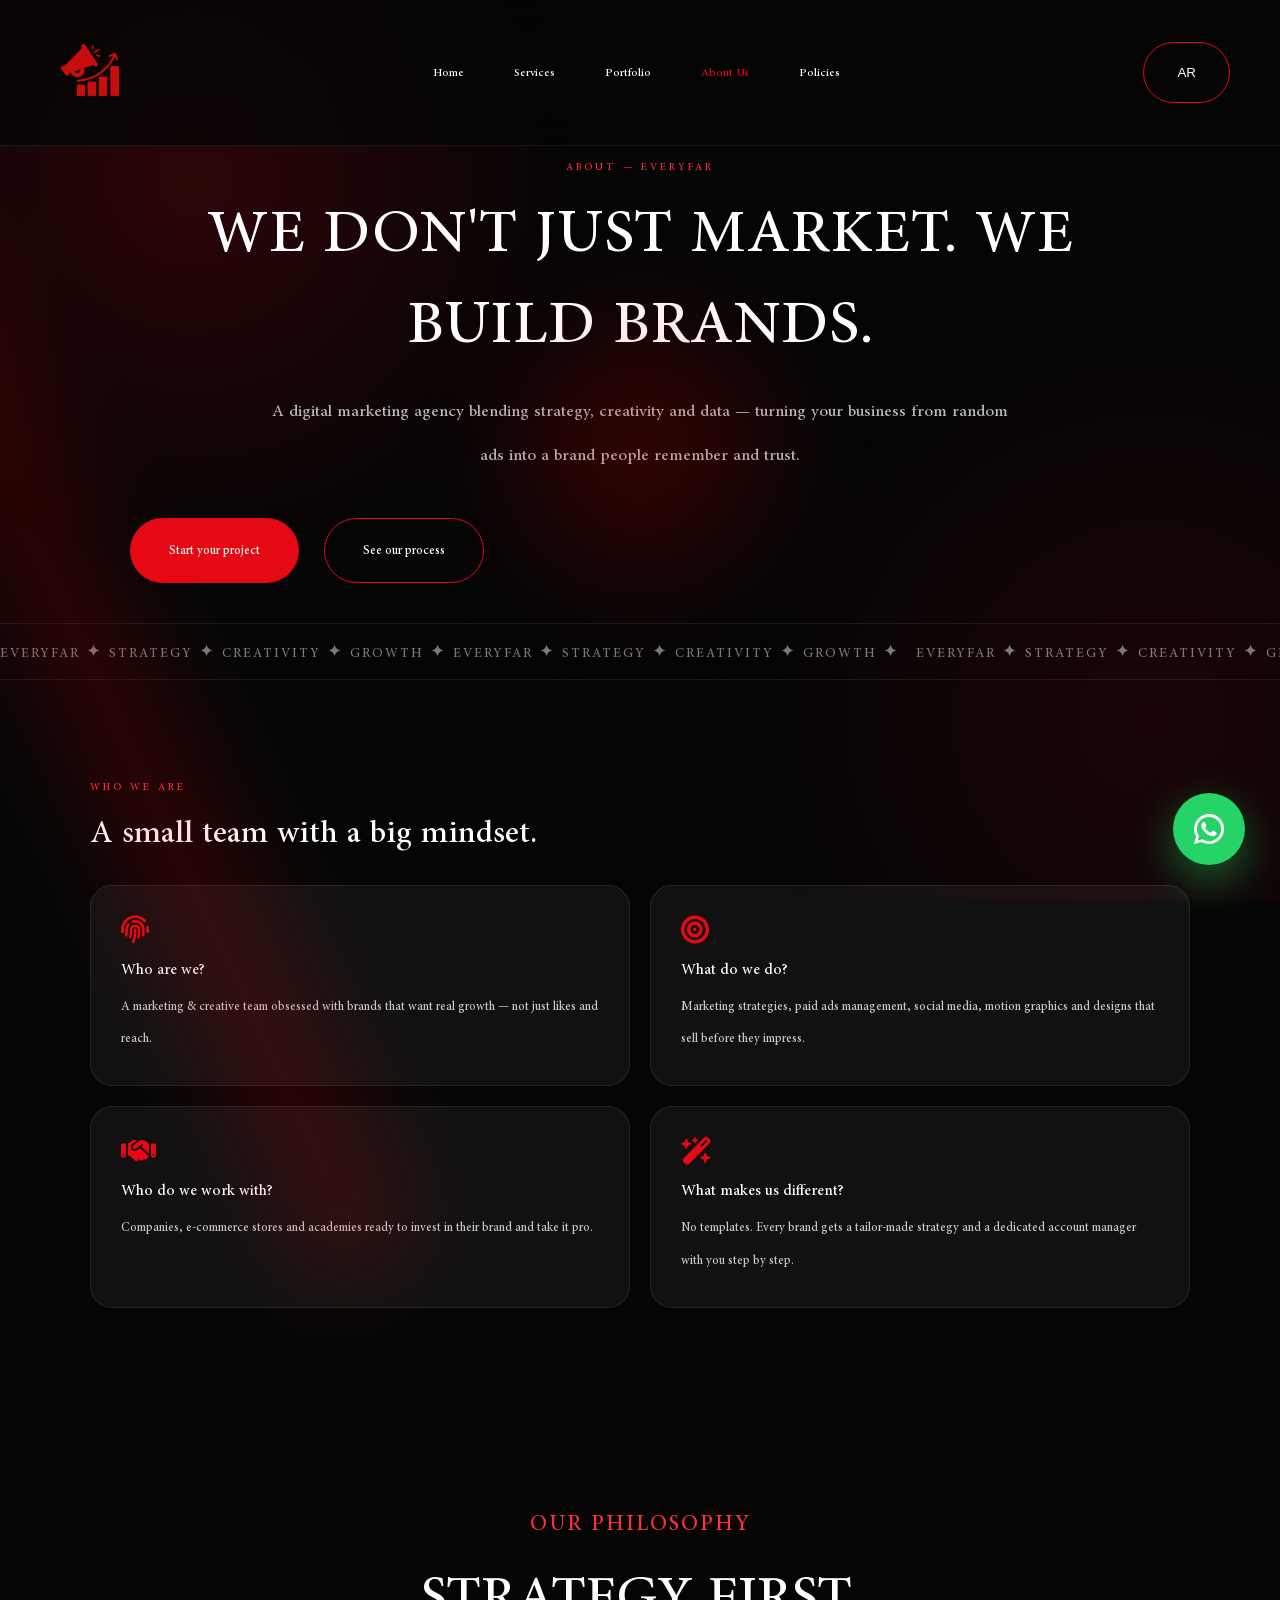
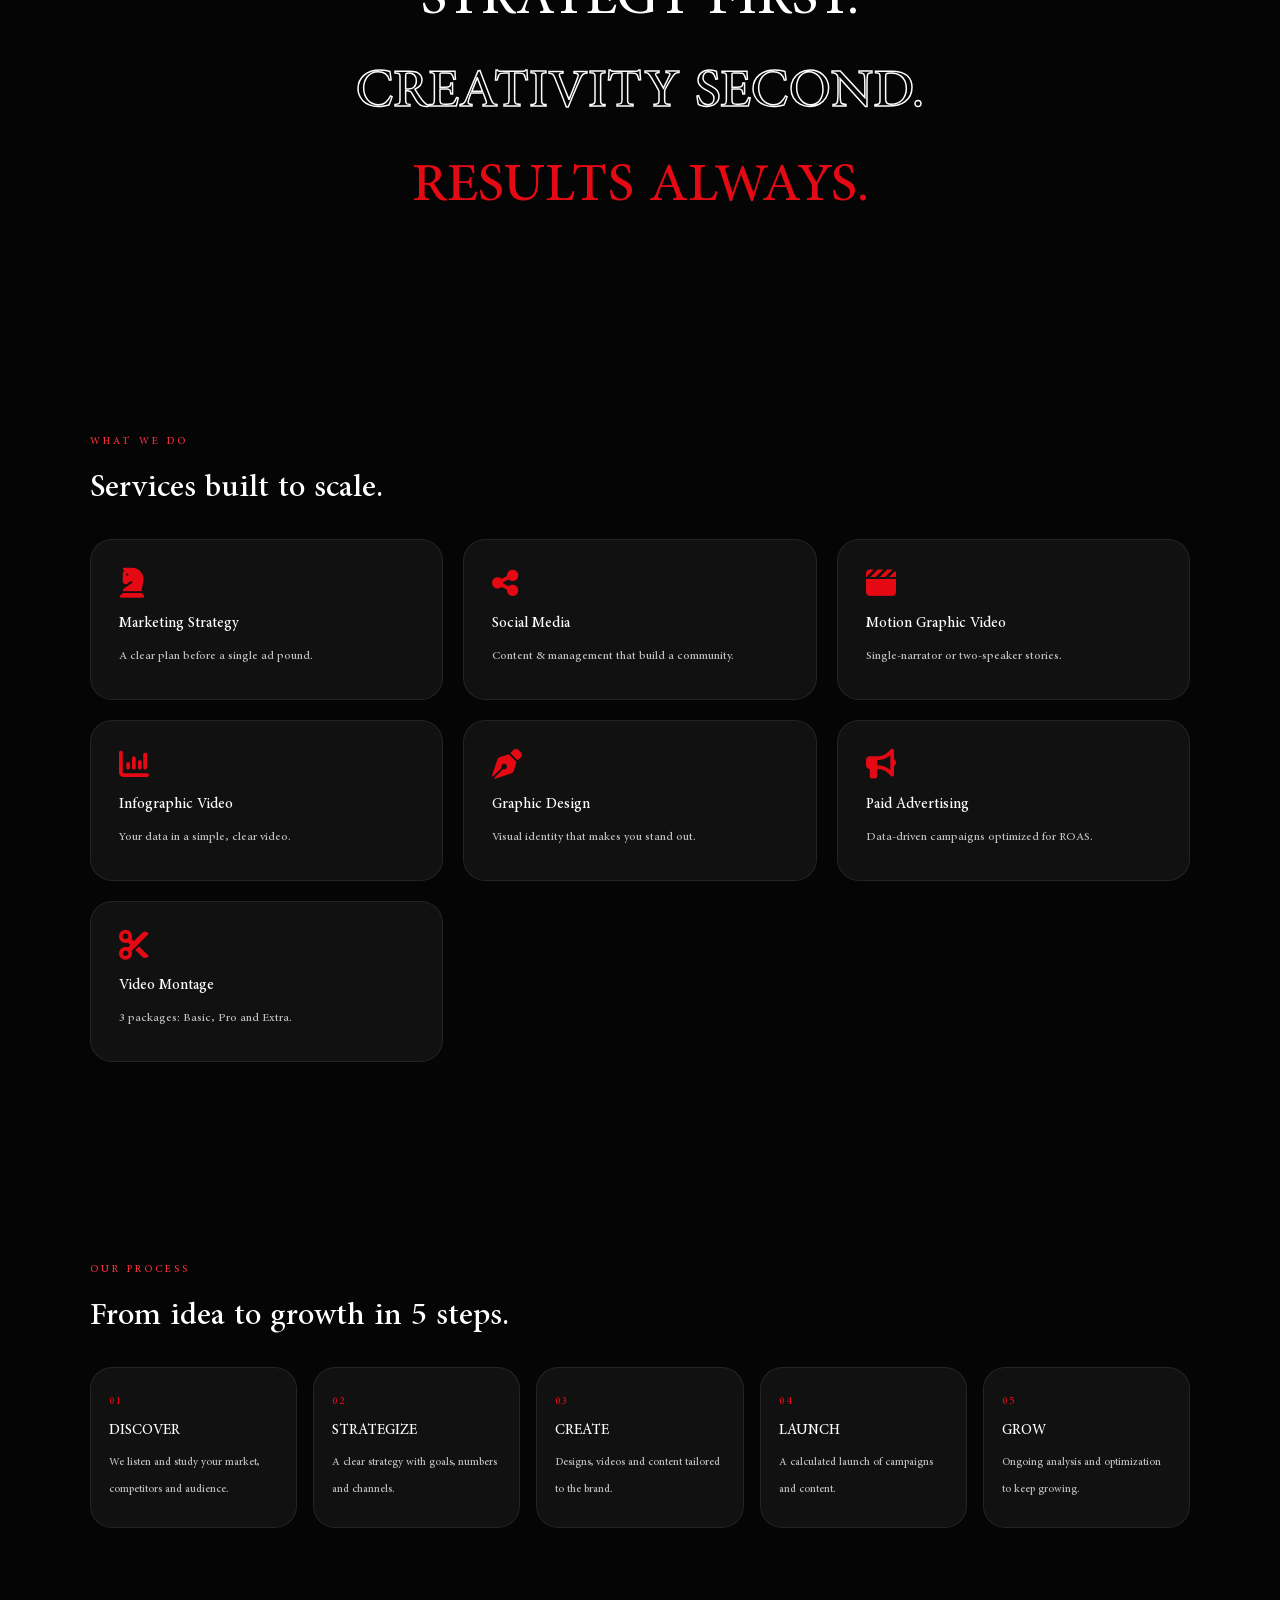
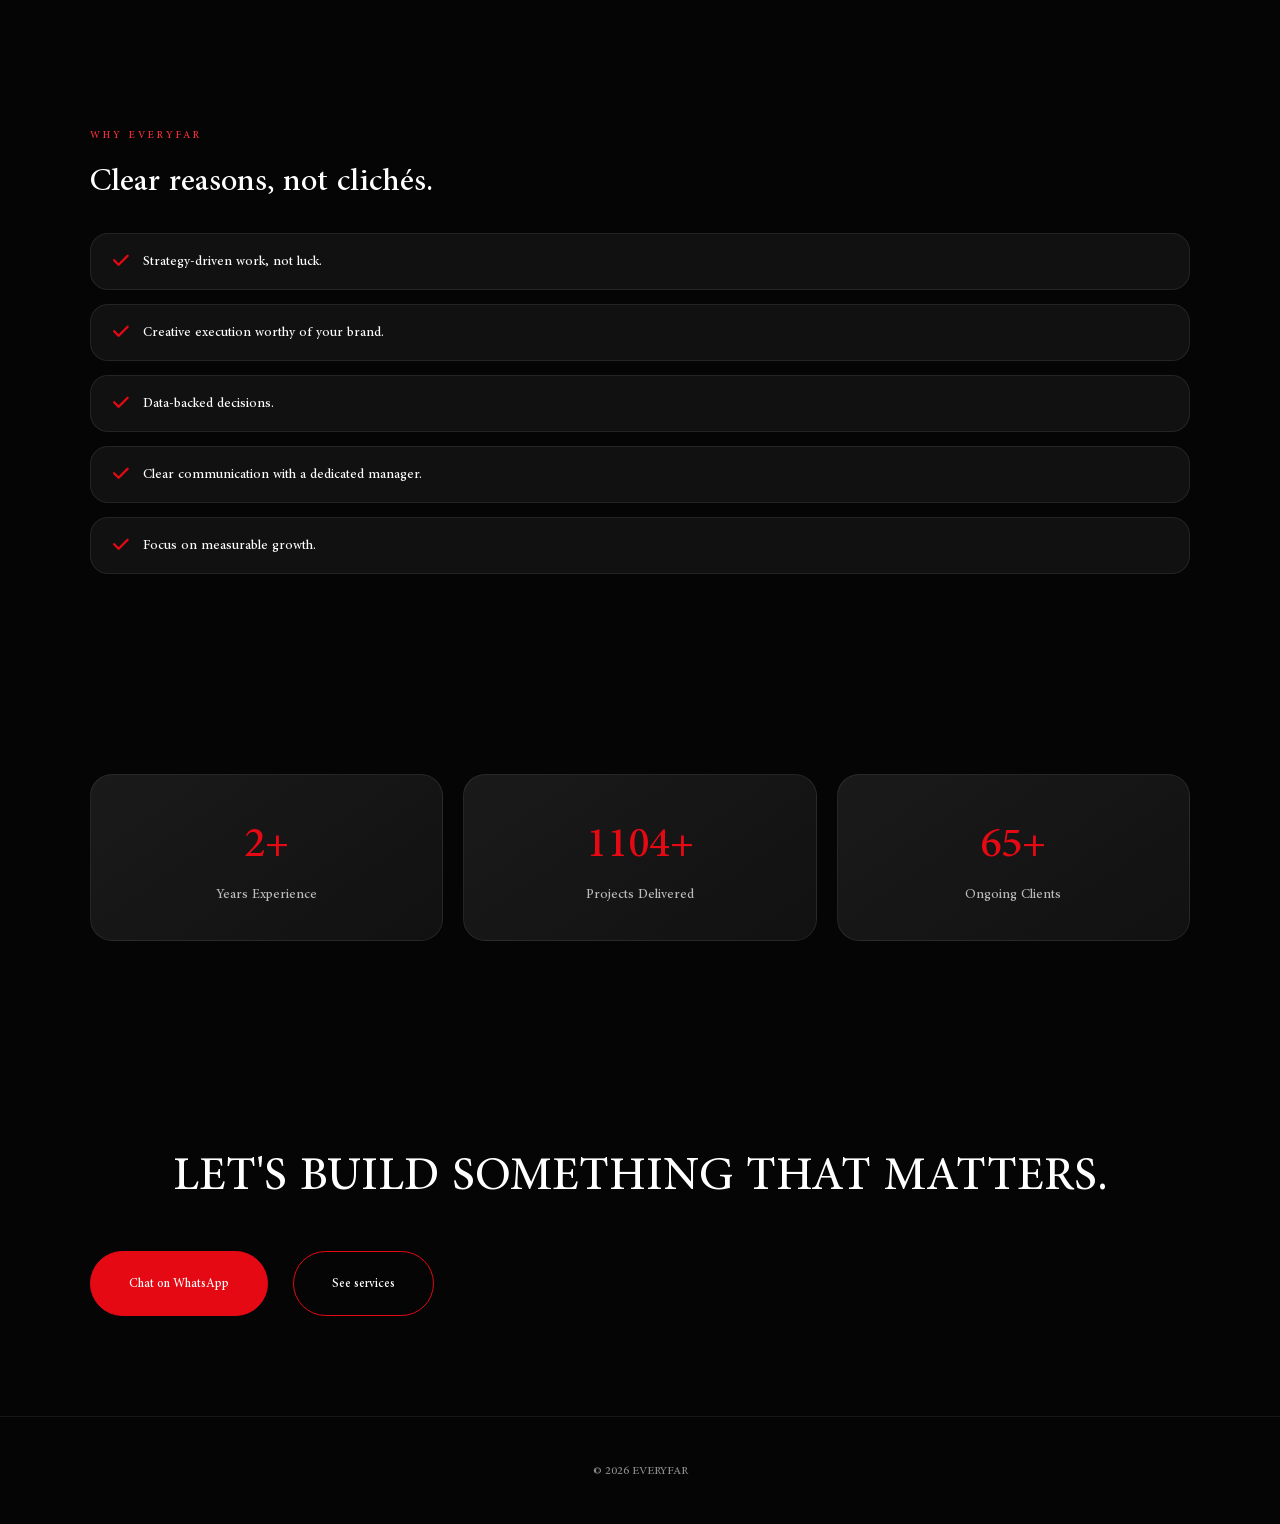
<file: about.html>
<!DOCTYPE html>
<html lang="ar" dir="rtl">
<head>
<meta charset="UTF-8">
<meta name="viewport" content="width=device-width, initial-scale=1.0">
<link rel="icon" type="image/png" href="assets/images/logo.png">
<link rel="apple-touch-icon" href="assets/images/logo.png">
<link rel="manifest" href="site.webmanifest">
<title>من نحن | EVERYFAR وكالة تسويق رقمي تبني براندات تنمو</title>
<meta name="description" content="تعرف على EVERYFAR وكالة تسويق رقمي في مصر: نجمع بين الاستراتيجية والإبداع والداتا لبناء براندات للشركات والمتاجر الإلكترونية والأكاديميات. استراتيجية مخصصة ومدير حساب لمتابعتك.">
<meta name="keywords" content="وكالة تسويق رقمي, شركة تسويق الكتروني, من نحن Everyfar, فريق تسويق, استراتيجية براند, ادارة سوشيال ميديا مصر">
<meta name="author" content="EVERYFAR">
<meta name="robots" content="index, follow, max-image-preview:large">
<meta name="theme-color" content="#0b0b0f">
<link rel="canonical" href="https://everyfar.vercel.app/about.html">
<link rel="alternate" hreflang="ar" href="https://everyfar.vercel.app/about.html">
<link rel="alternate" hreflang="x-default" href="https://everyfar.vercel.app/about.html">
<meta property="og:type" content="profile">
<meta property="og:site_name" content="EVERYFAR">
<meta property="og:locale" content="ar_EG">
<meta property="og:url" content="https://everyfar.vercel.app/about.html">
<meta property="og:title" content="من نحن | EVERYFAR - مش بنسوق بس بنبني براندات">
<meta property="og:description" content="وكالة تسويق رقمي: استراتيجية أولا، إبداع ثانيا، نتائج دائما. للشركات والمتاجر والأكاديميات.">
<meta property="og:image" content="https://everyfar.vercel.app/assets/images/logo.png">
<meta name="twitter:card" content="summary_large_image">
<meta name="twitter:title" content="من نحن | EVERYFAR وكالة تسويق رقمي">
<meta name="twitter:description" content="فريق تسويق وإبداع يبني براندات تنمو بجد: استراتيجية، سوشيال ميديا، إعلانات وموشن.">
<meta name="twitter:image" content="https://everyfar.vercel.app/assets/images/logo.png">
<link rel="preconnect" href="https://fonts.googleapis.com">
<link rel="preconnect" href="https://fonts.gstatic.com" crossorigin>
<link rel="stylesheet" href="css/style.css">
<link rel="stylesheet" href="https://cdnjs.cloudflare.com/ajax/libs/font-awesome/6.7.2/css/all.min.css">
<script type="application/ld+json">
{"@context":"https://schema.org","@type":"AboutPage","url":"https://everyfar.vercel.app/about.html","name":"من نحن | EVERYFAR","isPartOf":{"@type":"WebSite","url":"https://everyfar.vercel.app/","name":"EVERYFAR"},"about":{"@type":"ProfessionalService","name":"EVERYFAR","url":"https://everyfar.vercel.app/","logo":"https://everyfar.vercel.app/assets/images/logo.png"},"inLanguage":"ar"}
</script>
</head>
<body>

<header>
<nav>
<div class="logo">
<a href="index.html"><img src="assets/images/logo.png" alt="EVERYFAR وكالة تسويق رقمي في مصر - لوجو"></a>
</div>
<ul id="navList">
<li><a href="index.html" data-ar="الرئيسية" data-en="Home">الرئيسية</a></li>
<li><a href="services.html" data-ar="خدماتنا" data-en="Services">خدماتنا</a></li>
<li><a href="index.html#portfolio" data-ar="أعمالنا" data-en="Portfolio">أعمالنا</a></li>
<li><a href="about.html" class="active" data-ar="من نحن" data-en="About Us">من نحن</a></li>
<li><a href="policies.html" data-ar="السياسات" data-en="Policies">السياسات</a></li>
</ul>
<div class="actions">
<button id="lang" class="lang-btn" type="button">EN</button>
<button class="menu-toggle" id="menuToggle" aria-label="Toggle menu" aria-expanded="false" type="button">
<span></span>
<span></span>
<span></span>
</button>
</div>
</nav>
</header>

<main>

<!-- 1. HERO -->
<section id="about-hero">
<p class="eyebrow" data-ar="من نحن — EVERYFAR" data-en="ABOUT — EVERYFAR">من نحن — EVERYFAR</p>
<h1 data-ar="مش بنسوّق بس. إحنا بنبني براندات." data-en="WE DON'T JUST MARKET. WE BUILD BRANDS.">مش بنسوّق بس. إحنا بنبني براندات.</h1>
<p class="lede" data-ar="وكالة تسويق رقمي بتجمع بين الاستراتيجية والإبداع والداتا — عشان نحوّل مشروعك من مجرد إعلانات لبراند الناس تفتكره وتثق فيه."
   data-en="A digital marketing agency blending strategy, creativity and data — turning your business from random ads into a brand people remember and trust.">وكالة تسويق رقمي بتجمع بين الاستراتيجية والإبداع والداتا — عشان نحوّل مشروعك من مجرد إعلانات لبراند الناس تفتكره وتثق فيه.</p>
<div class="buttons">
<a href="https://wa.me/201551371870" data-ar="ابدأ مشروعك" data-en="Start your project">ابدأ مشروعك</a>
<a href="#process" data-ar="شوف طريقة شغلنا" data-en="See our process">شوف طريقة شغلنا</a>
</div>
</section>

<div class="marquee" aria-hidden="true">
<div class="marquee-track">
<span>EVERYFAR ✦ STRATEGY ✦ CREATIVITY ✦ GROWTH ✦ EVERYFAR ✦ STRATEGY ✦ CREATIVITY ✦ GROWTH ✦&nbsp;</span>
<span>EVERYFAR ✦ STRATEGY ✦ CREATIVITY ✦ GROWTH ✦ EVERYFAR ✦ STRATEGY ✦ CREATIVITY ✦ GROWTH ✦&nbsp;</span>
</div>
</div>

<!-- 2. WHO WE ARE -->
<section id="who">
<p class="eyebrow" data-ar="مين إحنا؟" data-en="WHO WE ARE">مين إحنا؟</p>
<h2 data-ar="وكالة صغيرة بعقلية كبيرة." data-en="A small team with a big mindset.">وكالة صغيرة بعقلية كبيرة.</h2>
<div class="who-grid">
<div class="who-card">
<i class="fa-solid fa-fingerprint"></i>
<h3 data-ar="مين إحنا؟" data-en="Who are we?">مين إحنا؟</h3>
<p data-ar="فريق تسويق وإبداع شغال بشغف البراندات اللي عايزة تكبر بجد، مش مجرد لايكات وريتش."
   data-en="A marketing & creative team obsessed with brands that want real growth — not just likes and reach.">فريق تسويق وإبداع شغال بشغف البراندات اللي عايزة تكبر بجد، مش مجرد لايكات وريتش.</p>
</div>
<div class="who-card">
<i class="fa-solid fa-bullseye"></i>
<h3 data-ar="بنعمل إيه؟" data-en="What do we do?">بنعمل إيه؟</h3>
<p data-ar="استراتيجيات تسويق، إدارة حملات ممولة، سوشيال ميديا، موشن جرافيك وتصاميم تبيع قبل ما تعجب."
   data-en="Marketing strategies, paid ads management, social media, motion graphics and designs that sell before they impress.">استراتيجيات تسويق، إدارة حملات ممولة، سوشيال ميديا، موشن جرافيك وتصاميم تبيع قبل ما تعجب.</p>
</div>
<div class="who-card">
<i class="fa-solid fa-handshake"></i>
<h3 data-ar="بنشتغل مع مين؟" data-en="Who do we work with?">بنشتغل مع مين؟</h3>
<p data-ar="الشركات، المتاجر الإلكترونية، والأكاديميات اللي جاهزة تستثمر في البراند بتاعها وتاخده لمستوى احترافي."
   data-en="Companies, e-commerce stores and academies ready to invest in their brand and take it pro.">الشركات، المتاجر الإلكترونية، والأكاديميات اللي جاهزة تستثمر في البراند بتاعها وتاخده لمستوى احترافي.</p>
</div>
<div class="who-card">
<i class="fa-solid fa-wand-magic-sparkles"></i>
<h3 data-ar="إيه المختلف عندنا؟" data-en="What makes us different?">إيه المختلف عندنا؟</h3>
<p data-ar="مفيش قوالب جاهزة. كل براند ليه استراتيجية معمولة على مقاسه، ومدير حساب متابعك خطوة بخطوة."
   data-en="No templates. Every brand gets a tailor-made strategy and a dedicated account manager with you step by step.">مفيش قوالب جاهزة. كل براند ليه استراتيجية معمولة على مقاسه، ومدير حساب متابعك خطوة بخطوة.</p>
</div>
</div>
</section>

<!-- 3. PHILOSOPHY -->
<section id="philosophy">
<p class="eyebrow" data-ar="فلسفتنا" data-en="OUR PHILOSOPHY">فلسفتنا</p>
<h2 class="philo-line" data-ar="الاستراتيجية أولًا." data-en="STRATEGY FIRST.">الاستراتيجية أولًا.</h2>
<h2 class="philo-line outline" data-ar="الإبداع ثانيًا." data-en="CREATIVITY SECOND.">الإبداع ثانيًا.</h2>
<h2 class="philo-line red" data-ar="النتائج دائمًا." data-en="RESULTS ALWAYS.">النتائج دائمًا.</h2>
</section>

<!-- 4. WHAT WE DO -->
<section id="what">
<p class="eyebrow" data-ar="بنقدم إيه؟" data-en="WHAT WE DO">بنقدم إيه؟</p>
<h2 data-ar="خدمات معمولة عشان تكبّر." data-en="Services built to scale.">خدمات معمولة عشان تكبّر.</h2>
<div class="what-grid">
<div class="what-card"><i class="fa-solid fa-chess-knight"></i><h3 data-ar="استراتيجية تسويق" data-en="Marketing Strategy">استراتيجية تسويق</h3><p data-ar="خطة واضحة قبل أي جنيه إعلانات." data-en="A clear plan before a single ad pound.">خطة واضحة قبل أي جنيه إعلانات.</p></div>
<div class="what-card"><i class="fa-solid fa-share-nodes"></i><h3 data-ar="سوشيال ميديا" data-en="Social Media">سوشيال ميديا</h3><p data-ar="محتوى وإدارة تصنع مجتمع حوالين البراند." data-en="Content & management that build a community.">محتوى وإدارة تصنع مجتمع حوالين البراند.</p></div>
<div class="what-card"><i class="fa-solid fa-clapperboard"></i><h3 data-ar="فيديو موشن جرافيك" data-en="Motion Graphic Video">فيديو موشن جرافيك</h3><p data-ar="قصة براوي واحد أو 2 متحدثين." data-en="Single-narrator or two-speaker stories.">قصة براوي واحد أو 2 متحدثين.</p></div>
<div class="what-card"><i class="fa-solid fa-chart-column"></i><h3 data-ar="فيديو انفو جرافيك" data-en="Infographic Video">فيديو انفو جرافيك</h3><p data-ar="بياناتك في فيديو بسيط وواضح." data-en="Your data in a simple, clear video.">بياناتك في فيديو بسيط وواضح.</p></div>
<div class="what-card"><i class="fa-solid fa-pen-nib"></i><h3 data-ar="جرافيك ديزاين" data-en="Graphic Design">جرافيك ديزاين</h3><p data-ar="هوية بصرية تخلّي البراند مميز." data-en="Visual identity that makes you stand out.">هوية بصرية تخلّي البراند مميز.</p></div>
<div class="what-card"><i class="fa-solid fa-bullhorn"></i><h3 data-ar="إعلانات ممولة" data-en="Paid Advertising">إعلانات ممولة</h3><p data-ar="حملات مدروسة بالداتا ومحسّنة للـ ROAS." data-en="Data-driven campaigns optimized for ROAS.">حملات مدروسة بالداتا ومحسّنة للـ ROAS.</p></div>
<div class="what-card"><i class="fa-solid fa-scissors"></i><h3 data-ar="مونتاج الفيديو" data-en="Video Montage">مونتاج الفيديو</h3><p data-ar="3 باقات: بيزك واحترافي وإكسترا." data-en="3 packages: Basic, Pro and Extra.">3 باقات: بيزك واحترافي وإكسترا.</p></div>
</div>
</section>

<!-- 5. PROCESS -->
<section id="process">
<p class="eyebrow" data-ar="طريقة شغلنا" data-en="OUR PROCESS">طريقة شغلنا</p>
<h2 data-ar="من الفكرة للنمو في 5 خطوات." data-en="From idea to growth in 5 steps.">من الفكرة للنمو في 5 خطوات.</h2>
<div class="process-timeline">
<div class="step"><span class="num">01</span><h3 data-ar="نفهم" data-en="DISCOVER">نفهم</h3><p data-ar="بنسمعك وبندرس السوق والمنافسين والجمهور." data-en="We listen and study your market, competitors and audience.">بنسمعك وبندرس السوق والمنافسين والجمهور.</p></div>
<div class="step"><span class="num">02</span><h3 data-ar="نخطط" data-en="STRATEGIZE">نخطط</h3><p data-ar="استراتيجية واضحة بأهداف وأرقام وقنوات." data-en="A clear strategy with goals, numbers and channels.">استراتيجية واضحة بأهداف وأرقام وقنوات.</p></div>
<div class="step"><span class="num">03</span><h3 data-ar="نبدع" data-en="CREATE">نبدع</h3><p data-ar="تصاميم وفيديوهات ومحتوى على مقاس البراند." data-en="Designs, videos and content tailored to the brand.">تصاميم وفيديوهات ومحتوى على مقاس البراند.</p></div>
<div class="step"><span class="num">04</span><h3 data-ar="نطلق" data-en="LAUNCH">نطلق</h3><p data-ar="إطلاق محسوب للحملات والمحتوى بدون عشوائية." data-en="A calculated launch of campaigns and content.">إطلاق محسوب للحملات والمحتوى بدون عشوائية.</p></div>
<div class="step"><span class="num">05</span><h3 data-ar="نكبّر" data-en="GROW">نكبّر</h3><p data-ar="تحليل وتحسين مستمر عشان الأرقام تطلع لفوق." data-en="Ongoing analysis and optimization to keep growing.">تحليل وتحسين مستمر عشان الأرقام تطلع لفوق.</p></div>
</div>
</section>

<!-- 6. WHY -->
<section id="why">
<p class="eyebrow" data-ar="ليه Everyfar؟" data-en="WHY EVERYFAR">ليه Everyfar؟</p>
<h2 data-ar="كلام واضح، مش شعارات محفوظة." data-en="Clear reasons, not clichés.">كلام واضح، مش شعارات محفوظة.</h2>
<ul class="why-list">
<li><i class="fa-solid fa-check"></i><span data-ar="شغل مبني على استراتيجية مش على الحظ." data-en="Strategy-driven work, not luck.">شغل مبني على استراتيجية مش على الحظ.</span></li>
<li><i class="fa-solid fa-check"></i><span data-ar="تنفيذ إبداعي يليق بالبراند بتاعك." data-en="Creative execution worthy of your brand.">تنفيذ إبداعي يليق بالبراند بتاعك.</span></li>
<li><i class="fa-solid fa-check"></i><span data-ar="قرارات مبنية على الداتا والأرقام." data-en="Data-backed decisions.">قرارات مبنية على الداتا والأرقام.</span></li>
<li><i class="fa-solid fa-check"></i><span data-ar="تواصل واضح ومدير حساب متابعك." data-en="Clear communication with a dedicated manager.">تواصل واضح ومدير حساب متابعك.</span></li>
<li><i class="fa-solid fa-check"></i><span data-ar="تركيز على نمو حقيقي قابل للقياس." data-en="Focus on measurable growth.">تركيز على نمو حقيقي قابل للقياس.</span></li>
</ul>
</section>

<!-- 7. NUMBERS -->
<section id="numbers">
<div class="numbers-grid">
<div class="number-card"><h2><span class="count" data-count="3">0</span>+</h2><p data-ar="سنين خبرة" data-en="Years Experience">سنين خبرة</p></div>
<div class="number-card"><h2><span class="count" data-count="1500">0</span>+</h2><p data-ar="مشروع منفّذ" data-en="Projects Delivered">مشروع منفّذ</p></div>
<div class="number-card"><h2><span class="count" data-count="89">0</span>+</h2><p data-ar="عميل مستمر" data-en="Ongoing Clients">عميل مستمر</p></div>
</div>

</section>

<!-- 8. CTA -->
<section id="about-cta">
<h2 data-ar="يلا نبني حاجة تستاهل." data-en="LET'S BUILD SOMETHING THAT MATTERS.">يلا نبني حاجة تستاهل.</h2>
<div class="buttons">
<a href="https://wa.me/201551371870" data-ar="كلمنا واتساب" data-en="Chat on WhatsApp">كلمنا واتساب</a>
<a href="index.html#services" data-ar="شوف خدماتنا" data-en="See services">شوف خدماتنا</a>
</div>
</section>

</main>

<footer>
<p>© 2026 EVERYFAR</p>
</footer>

<a href="https://wa.me/201551371870" class="whatsapp-float" target="_blank" aria-label="WhatsApp">
<svg xmlns="http://www.w3.org/2000/svg" width="30" height="30" fill="white" viewBox="0 0 24 24"><path d="M20.52 3.48A11.8 11.8 0 0 0 12.04 0C5.43 0 .05 5.38.05 12c0 2.12.55 4.19 1.6 6.02L0 24l6.18-1.62A11.95 11.95 0 0 0 12.04 24C18.66 24 24 18.62 24 12a11.8 11.8 0 0 0-3.48-8.52ZM12.04 21.8a9.8 9.8 0 0 1-5-1.37l-.36-.22-3.66.96.98-3.57-.24-.37A9.74 9.74 0 1 1 12.04 21.8Zm5.37-7.35c-.3-.15-1.78-.88-2.05-.98-.27-.1-.47-.15-.67.15-.2.3-.77.98-.95 1.18-.17.2-.35.22-.65.08-.3-.15-1.28-.47-2.43-1.5-.9-.8-1.5-1.78-1.68-2.08-.18-.3-.02-.46.13-.6.13-.13.3-.35.45-.52.15-.17.2-.3.3-.5.1-.2.05-.37-.02-.52-.08-.15-.67-1.62-.92-2.22-.24-.58-.48-.5-.67-.51h-.57c-.2 0-.52.08-.8.37-.27.3-1.05 1.03-1.05 2.5s1.08 2.9 1.23 3.1c.15.2 2.13 3.25 5.16 4.56.72.31 1.28.5 1.72.64.72.23 1.38.2 1.9.12.58-.08 1.78-.73 2.03-1.43.25-.7.25-1.3.18-1.43-.08-.13-.28-.2-.58-.35Z"/></svg>
</a>

<div class="mouse-glow" aria-hidden="true"></div>
<div class="red-light" aria-hidden="true"></div>
<script>window.__SKIP_AUTO_LANG__ = true;</script>
<script src="js/script.js"></script>
<script src="js/policies-lang.js"></script>
<script>
/* About counters — animate once when visible */
(function(){
  var els = document.querySelectorAll(".count");
  if (!("IntersectionObserver" in window)) {
    els.forEach(function(e){ e.textContent = e.getAttribute("data-count"); });
    return;
  }
  var io = new IntersectionObserver(function(entries){
    entries.forEach(function(en){
      if (!en.isIntersecting) return;
      var el = en.target, end = parseInt(el.getAttribute("data-count"), 10) || 0, t0 = null;
      function tick(t){
        if (!t0) t0 = t;
        var p = Math.min((t - t0) / 1200, 1);
        el.textContent = Math.floor(end * p);
        if (p < 1) requestAnimationFrame(tick); else el.textContent = end;
      }
      requestAnimationFrame(tick);
      io.unobserve(el);
    });
  }, { threshold: 0.5 });
  els.forEach(function(e){ io.observe(e); });
})();
</script>
</body>
</html>
</file>
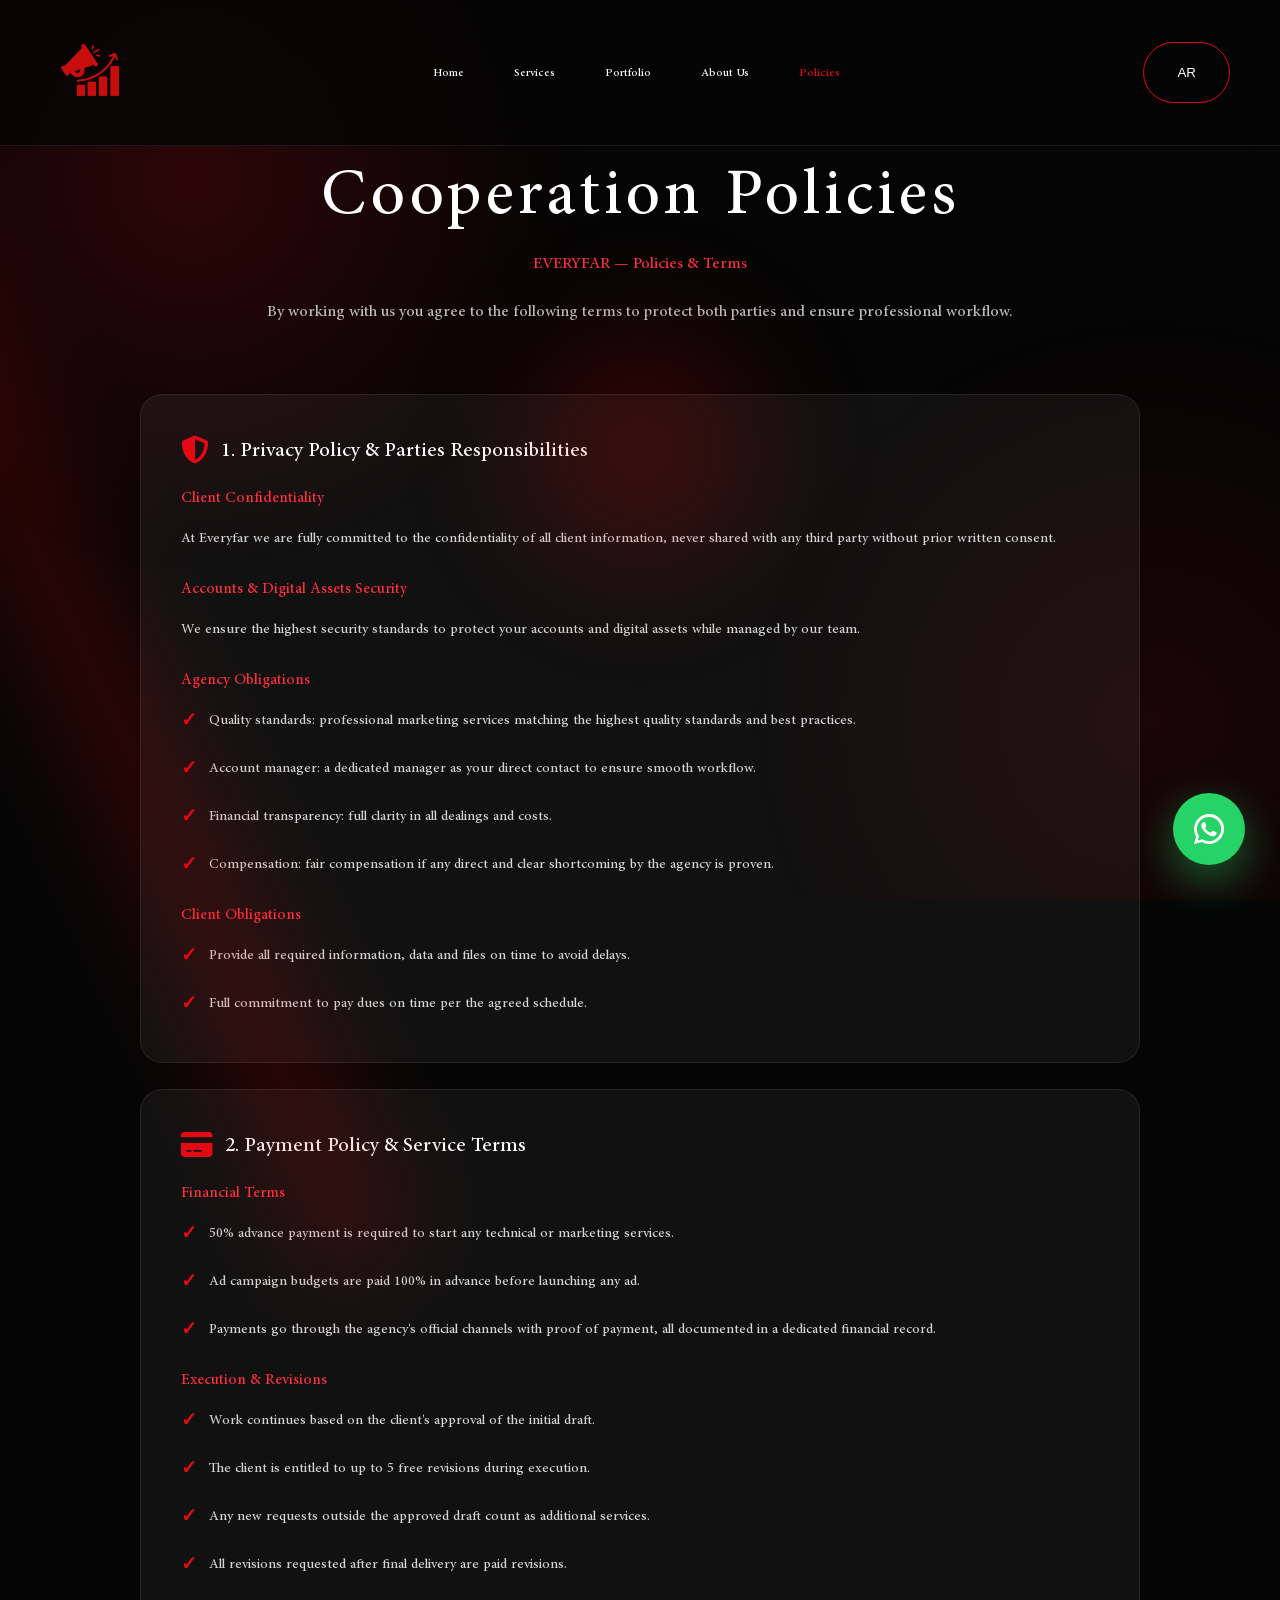
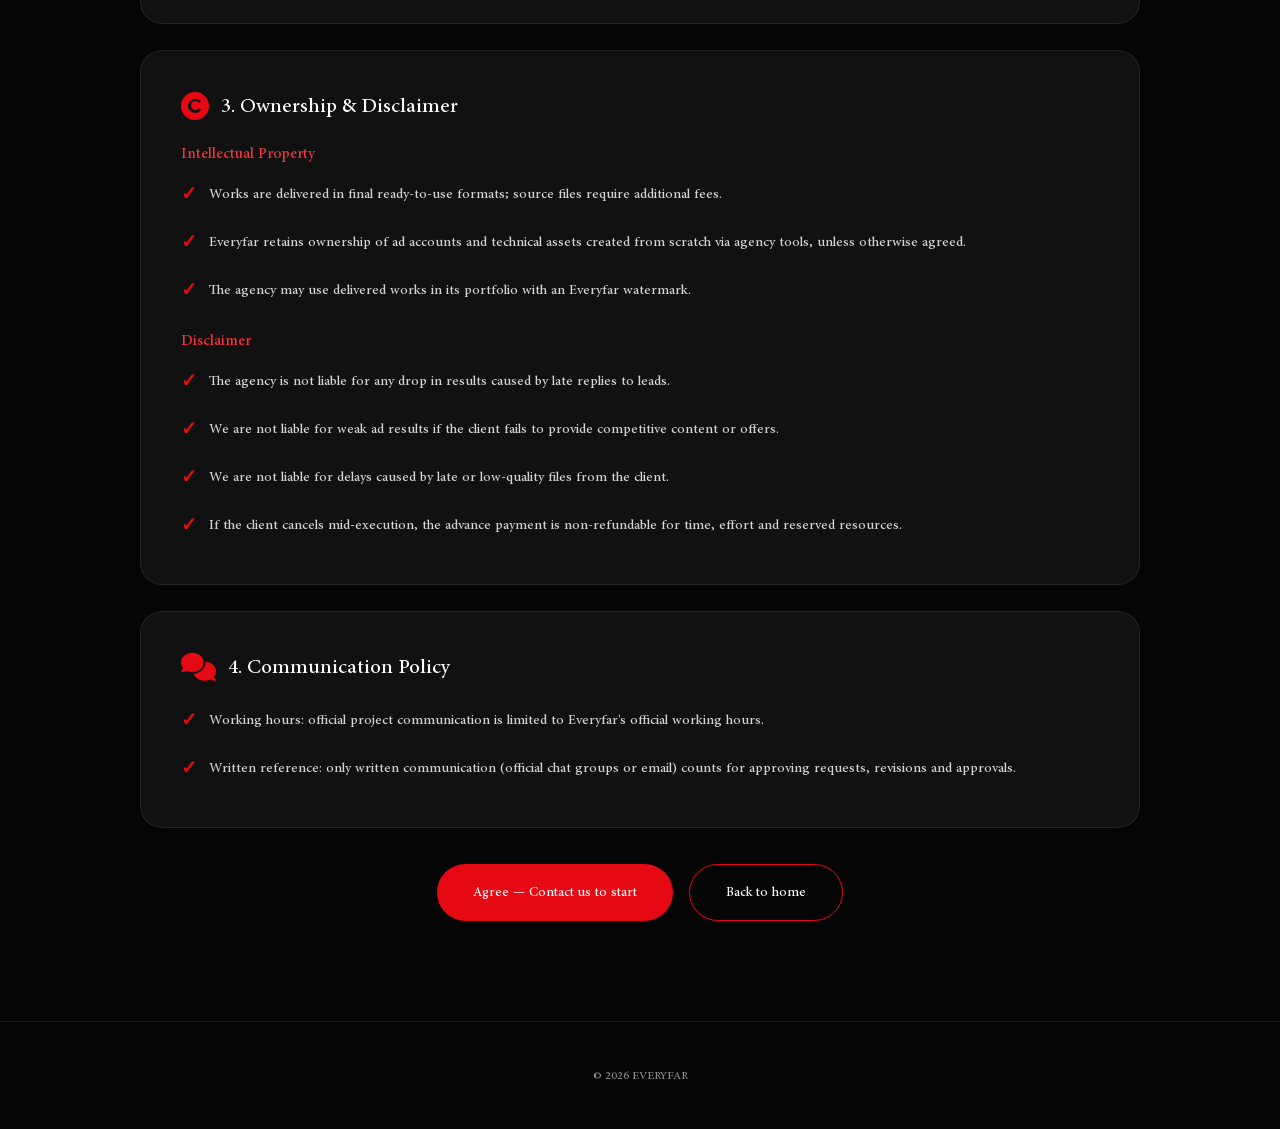
<file: policies.html>
<!DOCTYPE html>
<html lang="ar" dir="rtl">
<head>
<meta charset="UTF-8">
<meta name="viewport" content="width=device-width, initial-scale=1.0">
<link rel="icon" type="image/png" href="assets/images/logo.png">
<link rel="apple-touch-icon" href="assets/images/logo.png">
<link rel="manifest" href="site.webmanifest">
<title>سياسات التعاون والخصوصية | EVERYFAR</title>
<meta name="description" content="سياسات التعاون مع EVERYFAR: الخصوصية وسرية البيانات، أمان الحسابات، سياسة الدفع، الاستلام والتعديلات وحقوق الطرفين لضمان سير العمل باحترافية.">
<meta name="robots" content="index, follow">
<meta name="author" content="EVERYFAR">
<meta name="theme-color" content="#0b0b0f">
<link rel="canonical" href="https://everyfar.vercel.app/policies.html">
<meta property="og:type" content="website">
<meta property="og:site_name" content="EVERYFAR">
<meta property="og:locale" content="ar_EG">
<meta property="og:url" content="https://everyfar.vercel.app/policies.html">
<meta property="og:title" content="سياسات التعاون | EVERYFAR">
<meta property="og:description" content="وثيقة السياسات وشروط التعاون لحفظ حقوق الطرفين.">
<meta property="og:image" content="https://everyfar.vercel.app/assets/images/logo.png">
<link rel="preconnect" href="https://fonts.googleapis.com">
<link rel="preconnect" href="https://fonts.gstatic.com" crossorigin>
<link rel="stylesheet" href="css/style.css">
<link rel="stylesheet" href="https://cdnjs.cloudflare.com/ajax/libs/font-awesome/6.7.2/css/all.min.css">
<script type="application/ld+json">
{"@context":"https://schema.org","@type":"WebPage","url":"https://everyfar.vercel.app/policies.html","name":"سياسات التعاون | EVERYFAR","isPartOf":{"@type":"WebSite","url":"https://everyfar.vercel.app/","name":"EVERYFAR"},"inLanguage":"ar"}
</script>
</head>
<body>

<header>
<nav>
<div class="logo">
<a href="index.html"><img src="assets/images/logo.png" alt="EVERYFAR وكالة تسويق رقمي في مصر - لوجو"></a>
</div>
<ul id="navList">
<li><a href="index.html" data-ar="الرئيسية" data-en="Home">الرئيسية</a></li>
<li><a href="services.html" data-ar="خدماتنا" data-en="Services">خدماتنا</a></li>
<li><a href="index.html#portfolio" data-ar="أعمالنا" data-en="Portfolio">أعمالنا</a></li>
<li><a href="about.html" data-ar="من نحن" data-en="About Us">من نحن</a></li>
<li><a href="policies.html" class="active" data-ar="السياسات" data-en="Policies">السياسات</a></li>
</ul>
<div class="actions">
<button id="lang" class="lang-btn" type="button">EN</button>
<button class="menu-toggle" id="menuToggle" aria-label="Toggle menu" aria-expanded="false" type="button">
<span></span>
<span></span>
<span></span>
</button>
</div>
</nav>
</header>

<main>
<section id="policies-hero">
<h1 class="company-name" data-ar="سياسات التعاون" data-en="Cooperation Policies">سياسات التعاون</h1>
<h2 id="agencyTitle" data-ar="EVERYFAR — وثيقة السياسات وشروط التعاون" data-en="EVERYFAR — Policies & Terms">EVERYFAR — وثيقة السياسات وشروط التعاون</h2>
<p data-ar="بالموافقة على التعاون معنا فأنت توافق على البنود التالية لحفظ حقوق الطرفين وضمان سير العمل باحترافية."
   data-en="By working with us you agree to the following terms to protect both parties and ensure professional workflow.">بالموافقة على التعاون معنا فأنت توافق على البنود التالية لحفظ حقوق الطرفين وضمان سير العمل باحترافية.</p>
</section>

<section id="policies">

<div class="policy-card">
<h2><i class="fa-solid fa-shield-halved"></i> <span data-ar="1. سياسة الخصوصية ومسؤوليات الأطراف" data-en="1. Privacy Policy & Parties Responsibilities">1. سياسة الخصوصية ومسؤوليات الأطراف</span></h2>
<h3 data-ar="سرية بيانات العميل" data-en="Client Confidentiality">سرية بيانات العميل</h3>
<p data-ar="نلتزم في Everyfar بالسرية التامة لكافة المعلومات والبيانات الخاصة بالعملاء، ولا يتم مشاركتها أو تداولها مع أي طرف ثالث دون موافقة كتابية مسبقة."
   data-en="At Everyfar we are fully committed to the confidentiality of all client information, never shared with any third party without prior written consent.">نلتزم في Everyfar بالسرية التامة لكافة المعلومات والبيانات الخاصة بالعملاء، ولا يتم مشاركتها أو تداولها مع أي طرف ثالث دون موافقة كتابية مسبقة.</p>
<h3 data-ar="أمان الحسابات والأصول الرقمية" data-en="Accounts & Digital Assets Security">أمان الحسابات والأصول الرقمية</h3>
<p data-ar="نضمن توفير أعلى معايير الأمان لحماية حساباتكم وأصولكم الرقمية أثناء إدارتها من قبل فريقنا التسويقي."
   data-en="We ensure the highest security standards to protect your accounts and digital assets while managed by our team.">نضمن توفير أعلى معايير الأمان لحماية حساباتكم وأصولكم الرقمية أثناء إدارتها من قبل فريقنا التسويقي.</p>
<h3 data-ar="التزامات ومسؤوليات الوكالة" data-en="Agency Obligations">التزامات ومسؤوليات الوكالة</h3>
<ul>
<li data-ar="معايير الجودة: تقديم خدمات تسويقية احترافية تتماشى مع أعلى معايير الجودة وأفضل الممارسات في السوق." data-en="Quality standards: professional marketing services matching the highest quality standards and best practices.">معايير الجودة: تقديم خدمات تسويقية احترافية تتماشى مع أعلى معايير الجودة وأفضل الممارسات في السوق.</li>
<li data-ar="مدير الحسابات: تخصيص مدير حسابات ليكون حلقة الوصل المباشرة لضمان سير العمل بسلاسة وفعالية." data-en="Account manager: a dedicated manager as your direct contact to ensure smooth workflow.">مدير الحسابات: تخصيص مدير حسابات ليكون حلقة الوصل المباشرة لضمان سير العمل بسلاسة وفعالية.</li>
<li data-ar="الشفافية المالية: نلتزم بالوضوح التام في كافة التعاملات والتكاليف." data-en="Financial transparency: full clarity in all dealings and costs.">الشفافية المالية: نلتزم بالوضوح التام في كافة التعاملات والتكاليف.</li>
<li data-ar="التعويض عن التقصير: نقر بمبدأ التعويض العادل في حال ثبوت أي تقصير مباشر وواضح من جانب الوكالة في تنفيذ المهام المتفق عليها." data-en="Compensation: fair compensation if any direct and clear shortcoming by the agency is proven.">التعويض عن التقصير: نقر بمبدأ التعويض العادل في حال ثبوت أي تقصير مباشر وواضح من جانب الوكالة في تنفيذ المهام المتفق عليها.</li>
</ul>
<h3 data-ar="التزامات ومسؤوليات العميل" data-en="Client Obligations">التزامات ومسؤوليات العميل</h3>
<ul>
<li data-ar="توفير كافة المعلومات والبيانات والملفات المطلوبة في الوقت المحدد لضمان عدم تأخر سير العمل." data-en="Provide all required information, data and files on time to avoid delays.">توفير كافة المعلومات والبيانات والملفات المطلوبة في الوقت المحدد لضمان عدم تأخر سير العمل.</li>
<li data-ar="الالتزام التام بسداد الدفعات المالية في مواعيدها وفقاً للجدول الزمني المتفق عليه." data-en="Full commitment to pay dues on time per the agreed schedule.">الالتزام التام بسداد الدفعات المالية في مواعيدها وفقاً للجدول الزمني المتفق عليه.</li>
</ul>
</div>

<div class="policy-card">
<h2><i class="fa-solid fa-credit-card"></i> <span data-ar="2. سياسة الدفع وشروط تقديم الخدمة" data-en="2. Payment Policy & Service Terms">2. سياسة الدفع وشروط تقديم الخدمة</span></h2>
<h3 data-ar="التعاملات المالية" data-en="Financial Terms">التعاملات المالية</h3>
<ul>
<li data-ar="يُشترط سداد 50% دفعة مقدمة للبدء في تنفيذ أي خدمات فنية أو تسويقية." data-en="50% advance payment is required to start any technical or marketing services.">يُشترط سداد 50% دفعة مقدمة للبدء في تنفيذ أي خدمات فنية أو تسويقية.</li>
<li data-ar="يتم سداد ميزانية الحملات الإعلانية 100% مقدمًا قبل إطلاق أي إعلان." data-en="Ad campaign budgets are paid 100% in advance before launching any ad.">يتم سداد ميزانية الحملات الإعلانية 100% مقدمًا قبل إطلاق أي إعلان.</li>
<li data-ar="تتم التحويلات عبر وسائل الدفع الرسمية للوكالة مع ضرورة إرفاق إثبات الدفع، ويتم توثيق كافة التعاملات في سجل مالي مخصص للعميل." data-en="Payments go through the agency's official channels with proof of payment, all documented in a dedicated financial record.">تتم التحويلات عبر وسائل الدفع الرسمية للوكالة مع ضرورة إرفاق إثبات الدفع، ويتم توثيق كافة التعاملات في سجل مالي مخصص للعميل.</li>
</ul>
<h3 data-ar="شروط التنفيذ وسياسة التعديلات" data-en="Execution & Revisions">شروط التنفيذ وسياسة التعديلات</h3>
<ul>
<li data-ar="يتم استكمال العمل بناءً على اعتماد النموذج المبدئي من قبل العميل." data-en="Work continues based on the client's approval of the initial draft.">يتم استكمال العمل بناءً على اعتماد النموذج المبدئي من قبل العميل.</li>
<li data-ar="يحق للعميل طلب حتى 5 تعديلات مجانية خلال مرحلة التنفيذ." data-en="The client is entitled to up to 5 free revisions during execution.">يحق للعميل طلب حتى 5 تعديلات مجانية خلال مرحلة التنفيذ.</li>
<li data-ar="أي طلبات مستحدثة أو إضافات تخرج عن نطاق النموذج المعتمد تُعامل كخدمات إضافية." data-en="Any new requests outside the approved draft count as additional services.">أي طلبات مستحدثة أو إضافات تخرج عن نطاق النموذج المعتمد تُعامل كخدمات إضافية.</li>
<li data-ar="تُعد كافة التعديلات المطلوبة بعد الاستلام النهائي تعديلات مدفوعة تخضع لرسوم إضافية." data-en="All revisions requested after final delivery are paid revisions.">تُعد كافة التعديلات المطلوبة بعد الاستلام النهائي تعديلات مدفوعة تخضع لرسوم إضافية.</li>
</ul>
</div>

<div class="policy-card">
<h2><i class="fa-solid fa-copyright"></i> <span data-ar="3. حقوق الملكية وإخلاء المسؤولية" data-en="3. Ownership & Disclaimer">3. حقوق الملكية وإخلاء المسؤولية</span></h2>
<h3 data-ar="الملكية الفكرية والأصول" data-en="Intellectual Property">الملكية الفكرية والأصول</h3>
<ul>
<li data-ar="يتم تسليم الأعمال بالصيغ النهائية الجاهزة للاستخدام، ويتطلب الحصول على الملفات المفتوحة المصدر (Source Files) سداد رسوم إضافية." data-en="Works are delivered in final ready-to-use formats; source files require additional fees.">يتم تسليم الأعمال بالصيغ النهائية الجاهزة للاستخدام، ويتطلب الحصول على الملفات المفتوحة المصدر (Source Files) سداد رسوم إضافية.</li>
<li data-ar="تحتفظ وكالة Everyfar بملكية الحسابات الإعلانية والأصول التقنية التي يتم إنشاؤها من الصفر عبر أدوات الوكالة، ما لم يُتفق صراحةً على خلاف ذلك." data-en="Everyfar retains ownership of ad accounts and technical assets created from scratch via agency tools, unless otherwise agreed.">تحتفظ وكالة Everyfar بملكية الحسابات الإعلانية والأصول التقنية التي يتم إنشاؤها من الصفر عبر أدوات الوكالة، ما لم يُتفق صراحةً على خلاف ذلك.</li>
<li data-ar="يحق للوكالة استخدام الأعمال المنفذة في معرض أعمالها (Portfolio) مع وضع علامة Everyfar المائية لحفظ الحقوق." data-en="The agency may use delivered works in its portfolio with an Everyfar watermark.">يحق للوكالة استخدام الأعمال المنفذة في معرض أعمالها (Portfolio) مع وضع علامة Everyfar المائية لحفظ الحقوق.</li>
</ul>
<h3 data-ar="إخلاء المسؤولية" data-en="Disclaimer">إخلاء المسؤولية</h3>
<ul>
<li data-ar="تُخلي الوكالة مسؤوليتها عن أي تراجع في النتائج ناتج عن تأخر العميل في الرد على العملاء المحتملين (Leads)." data-en="The agency is not liable for any drop in results caused by late replies to leads.">تُخلي الوكالة مسؤوليتها عن أي تراجع في النتائج ناتج عن تأخر العميل في الرد على العملاء المحتملين (Leads).</li>
<li data-ar="لا نتحمل مسؤولية ضعف النتائج الإعلانية في حال عدم توفير العميل لمحتوى تنافسي أو عروض قوية عند طلبها." data-en="We are not liable for weak ad results if the client fails to provide competitive content or offers.">لا نتحمل مسؤولية ضعف النتائج الإعلانية في حال عدم توفير العميل لمحتوى تنافسي أو عروض قوية عند طلبها.</li>
<li data-ar="نخلي مسؤوليتنا عن أي تأخير في الجدول الزمني ناتج عن تأخر تسليم الملفات من العميل أو رداءة جودتها." data-en="We are not liable for delays caused by late or low-quality files from the client.">نخلي مسؤوليتنا عن أي تأخير في الجدول الزمني ناتج عن تأخر تسليم الملفات من العميل أو رداءة جودتها.</li>
<li data-ar="في حال إلغاء الخدمة أثناء التنفيذ من قِبل العميل، لا يحق له استرداد الدفعة المقدمة نظير الوقت والجهد المبذولين والموارد التي تم حجزها للمشروع." data-en="If the client cancels mid-execution, the advance payment is non-refundable for time, effort and reserved resources.">في حال إلغاء الخدمة أثناء التنفيذ من قِبل العميل، لا يحق له استرداد الدفعة المقدمة نظير الوقت والجهد المبذولين والموارد التي تم حجزها للمشروع.</li>
</ul>
</div>

<div class="policy-card">
<h2><i class="fa-solid fa-comments"></i> <span data-ar="4. سياسة التواصل" data-en="4. Communication Policy">4. سياسة التواصل</span></h2>
<ul>
<li data-ar="أوقات العمل: يتم حصر التواصل الرسمي لمناقشة الأعمال والمشاريع خلال أوقات ومواعيد العمل الرسمية لوكالة Everyfar." data-en="Working hours: official project communication is limited to Everyfar's official working hours.">أوقات العمل: يتم حصر التواصل الرسمي لمناقشة الأعمال والمشاريع خلال أوقات ومواعيد العمل الرسمية لوكالة Everyfar.</li>
<li data-ar="المرجعية الكتابية: يُعتمد التواصل الكتابي فقط (عبر المجموعات الرسمية في تطبيقات المحادثة أو البريد الإلكتروني) كمرجع أساسي ووحيد لاعتماد الطلبات والتعديلات والموافقات لضمان وضوح المهام وحفظ حقوق الطرفين." data-en="Written reference: only written communication (official chat groups or email) counts for approving requests, revisions and approvals.">المرجعية الكتابية: يُعتمد التواصل الكتابي فقط (عبر المجموعات الرسمية في تطبيقات المحادثة أو البريد الإلكتروني) كمرجع أساسي ووحيد لاعتماد الطلبات والتعديلات والموافقات لضمان وضوح المهام وحفظ حقوق الطرفين.</li>
</ul>
</div>

<div class="policy-accept">
<a href="https://wa.me/201551371870" data-ar="موافق — تواصل معنا للبدء" data-en="Agree — Contact us to start" data-order-ar="قرأت سياسات التعاون وموافق — عايز أبدأ" data-order-en="I've read the cooperation policies and agree — I want to start">موافق — تواصل معنا للبدء</a>
<a href="index.html" class="ghost" data-ar="رجوع للرئيسية" data-en="Back to home">رجوع للرئيسية</a>
</div>

</section>
</main>

<footer>
<p>© 2026 EVERYFAR</p>
</footer>

<a href="https://wa.me/201551371870" class="whatsapp-float" target="_blank" aria-label="WhatsApp">
<svg xmlns="http://www.w3.org/2000/svg" width="30" height="30" fill="white" viewBox="0 0 24 24"><path d="M20.52 3.48A11.8 11.8 0 0 0 12.04 0C5.43 0 .05 5.38.05 12c0 2.12.55 4.19 1.6 6.02L0 24l6.18-1.62A11.95 11.95 0 0 0 12.04 24C18.66 24 24 18.62 24 12a11.8 11.8 0 0 0-3.48-8.52ZM12.04 21.8a9.8 9.8 0 0 1-5-1.37l-.36-.22-3.66.96.98-3.57-.24-.37A9.74 9.74 0 1 1 12.04 21.8Zm5.37-7.35c-.3-.15-1.78-.88-2.05-.98-.27-.1-.47-.15-.67.15-.2.3-.77.98-.95 1.18-.17.2-.35.22-.65.08-.3-.15-1.28-.47-2.43-1.5-.9-.8-1.5-1.78-1.68-2.08-.18-.3-.02-.46.13-.6.13-.13.3-.35.45-.52.15-.17.2-.3.3-.5.1-.2.05-.37-.02-.52-.08-.15-.67-1.62-.92-2.22-.24-.58-.48-.5-.67-.51h-.57c-.2 0-.52.08-.8.37-.27.3-1.05 1.03-1.05 2.5s1.08 2.9 1.23 3.1c.15.2 2.13 3.25 5.16 4.56.72.31 1.28.5 1.72.64.72.23 1.38.2 1.9.12.58-.08 1.78-.73 2.03-1.43.25-.7.25-1.3.18-1.43-.08-.13-.28-.2-.58-.35Z"/></svg>
</a>

<div class="mouse-glow" aria-hidden="true"></div>
<div class="red-light" aria-hidden="true"></div>
<script>window.__SKIP_AUTO_LANG__ = true;</script>
<script src="js/script.js"></script>
<script src="js/policies-lang.js"></script>
</body>
</html>
</file>
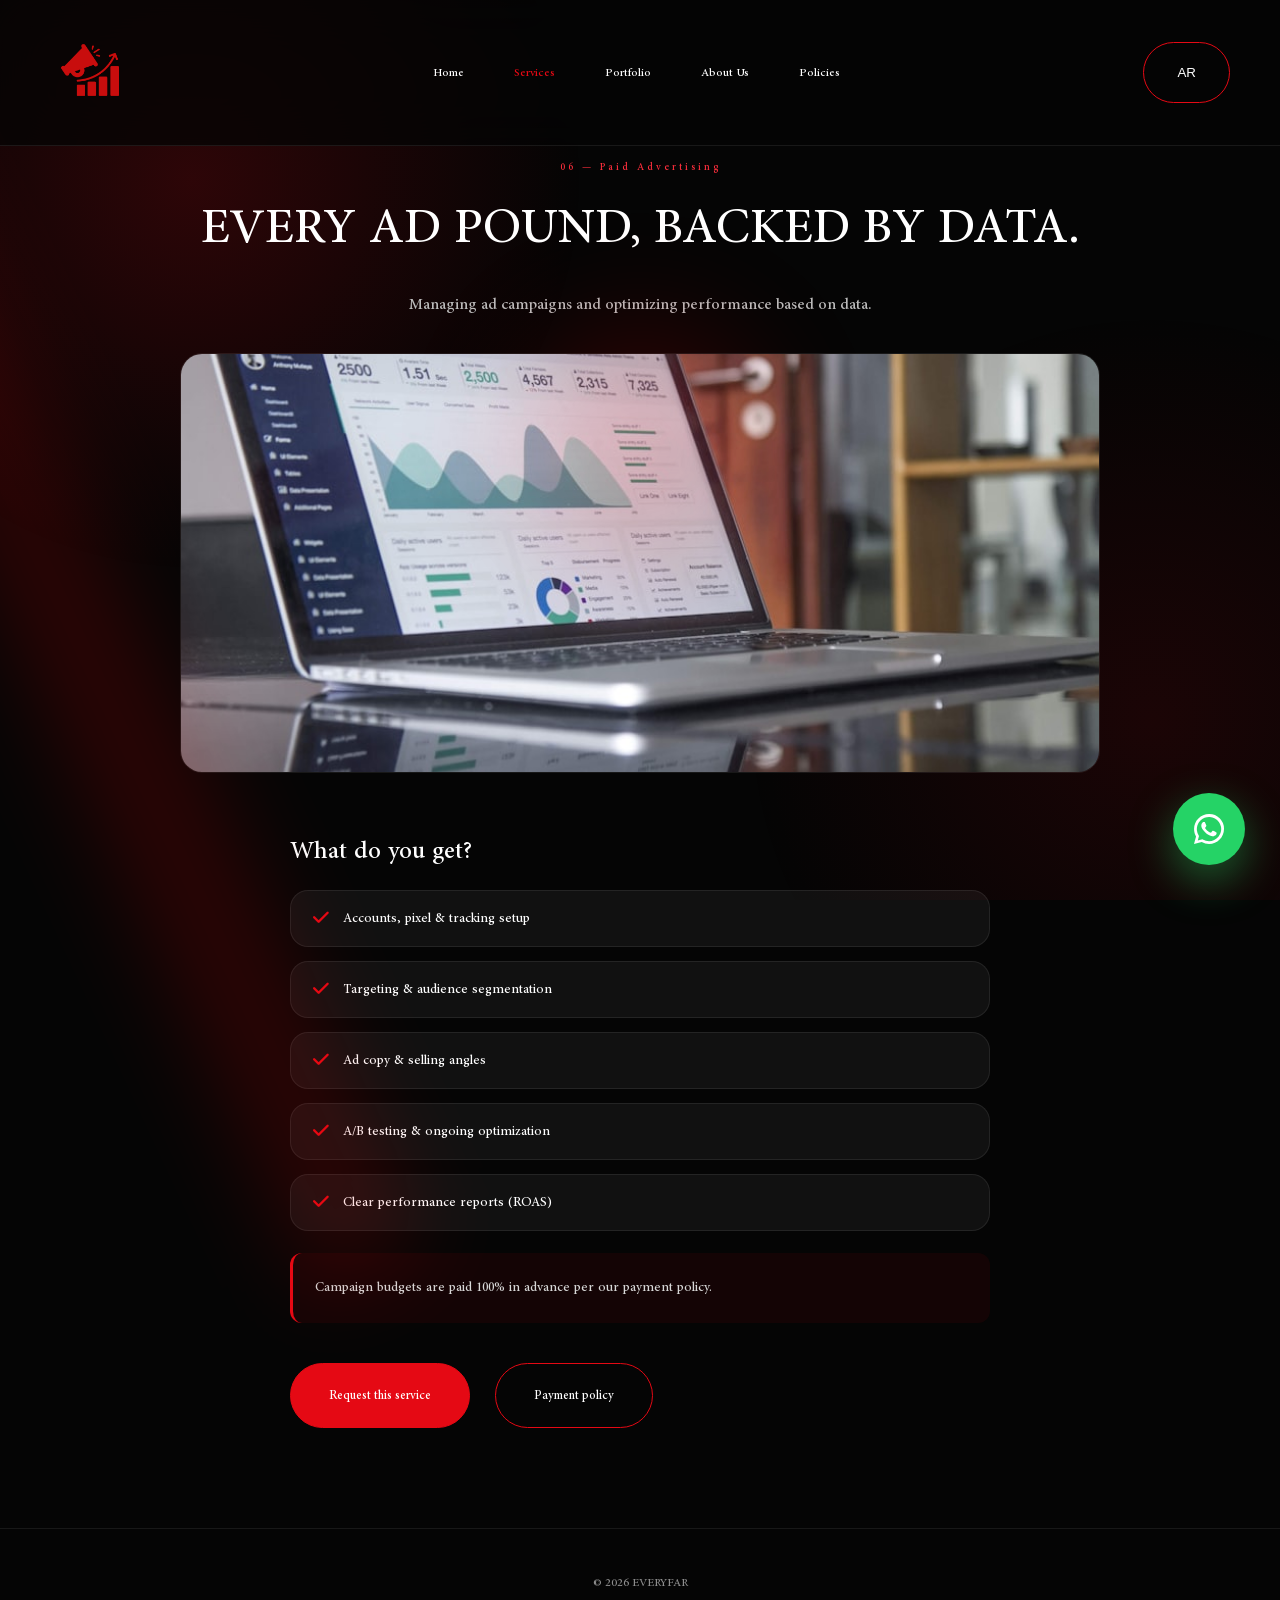
<file: service-ads.html>
<!DOCTYPE html>
<html lang="ar" dir="rtl">
<head>
<meta charset="UTF-8">
<meta name="viewport" content="width=device-width, initial-scale=1.0">
<link rel="icon" type="image/png" href="assets/images/logo.png">
<link rel="apple-touch-icon" href="assets/images/logo.png">
<link rel="manifest" href="site.webmanifest">
<title>إدارة الحملات الإعلانية الممولة باحتراف | EVERYFAR</title>
<meta name="description" content="إدارة الحملات الإعلانية الممولة بالداتا: إعداد الحسابات والبكسل والتتبع، استهداف دقيق، كتابة إعلانات، اختبار A/B وتقارير ROAS واضحة. كل جنيه محسوب.">
<meta name="keywords" content="ادارة الحملات الاعلانية, اعلانات ممولة فيسبوك, اعلانات انستجرام وتيك توك, تحسين ROAS, استهداف الجمهور, EVERYFAR">
<meta name="author" content="EVERYFAR">
<meta name="robots" content="index, follow, max-image-preview:large">
<meta name="theme-color" content="#0b0b0f">
<link rel="canonical" href="https://everyfar.vercel.app/service-ads.html">
<meta property="og:type" content="website">
<meta property="og:site_name" content="EVERYFAR">
<meta property="og:locale" content="ar_EG">
<meta property="og:url" content="https://everyfar.vercel.app/service-ads.html">
<meta property="og:title" content="الإعلانات الممولة | EVERYFAR - كل جنيه محسوب بالداتا">
<meta property="og:description" content="استهداف دقيق واختبار A/B وتقارير ROAS واضحة.">
<meta property="og:image" content="https://everyfar.vercel.app/assets/images/services/ads.jpg">
<meta name="twitter:card" content="summary_large_image">
<meta name="twitter:title" content="إعلانات ممولة | EVERYFAR">
<meta name="twitter:description" content="حملات مدروسة بالداتا ومحسنة للـ ROAS.">
<meta name="twitter:image" content="https://everyfar.vercel.app/assets/images/services/ads.jpg">
<link rel="preconnect" href="https://fonts.googleapis.com">
<link rel="preconnect" href="https://fonts.gstatic.com" crossorigin>
<link rel="stylesheet" href="css/style.css">
<link rel="stylesheet" href="https://cdnjs.cloudflare.com/ajax/libs/font-awesome/6.7.2/css/all.min.css">
<script type="application/ld+json">
{"@context":"https://schema.org","@type":"Service","name":"إدارة الحملات الإعلانية الممولة","provider":{"@type":"ProfessionalService","name":"EVERYFAR","url":"https://everyfar.vercel.app/"},"url":"https://everyfar.vercel.app/service-ads.html","description":"إعداد الحسابات والتتبع والاستهداف واختبار A/B وتقارير ROAS.","areaServed":"EG","inLanguage":"ar"}
</script>
</head>
<body>
<header>
<nav>
<div class="logo"><a href="index.html"><img src="assets/images/logo.png" alt="EVERYFAR وكالة تسويق رقمي في مصر - لوجو"></a></div>
<ul id="navList">
<li><a href="index.html" data-ar="الرئيسية" data-en="Home">الرئيسية</a></li>
<li><a href="services.html" class="active" data-ar="خدماتنا" data-en="Services">خدماتنا</a></li>
<li><a href="index.html#portfolio" data-ar="أعمالنا" data-en="Portfolio">أعمالنا</a></li>
<li><a href="about.html" data-ar="من نحن" data-en="About Us">من نحن</a></li>
<li><a href="policies.html" data-ar="السياسات" data-en="Policies">السياسات</a></li>
</ul>
<div class="actions">
<button id="lang" class="lang-btn" type="button">EN</button>
<button class="menu-toggle" id="menuToggle" aria-label="Toggle menu" aria-expanded="false" type="button"><span></span><span></span><span></span></button>
</div>
</nav>
</header>
<main>
<section class="detail-hero">
<p class="eyebrow">06 — <span data-ar="الإعلانات الممولة" data-en="Paid Advertising">الإعلانات الممولة</span></p>
<h1 data-ar="كل جنيه إعلانات.. محسوب بالداتا." data-en="EVERY AD POUND, BACKED BY DATA.">كل جنيه إعلانات.. محسوب بالداتا.</h1>
<p class="lede" data-ar="إدارة الحملات الإعلانية وتحسين الأداء بناءً على البيانات."
   data-en="Managing ad campaigns and optimizing performance based on data.">إدارة الحملات الإعلانية وتحسين الأداء بناءً على البيانات.</p>
<div class="detail-img"><img src="assets/images/services/ads.jpg" alt="إدارة الحملات الإعلانية الممولة فيسبوك وانستجرام - EVERYFAR" loading="lazy" decoding="async"></div>
</section>
<section class="detail-body">
<h2 data-ar="إيه اللي هتستلمه؟" data-en="What do you get?">إيه اللي هتستلمه؟</h2>
<ul class="why-list">
<li><i class="fa-solid fa-check"></i><span data-ar="إعداد الحسابات والبكسل والتتبع" data-en="Accounts, pixel & tracking setup">إعداد الحسابات والبكسل والتتبع</span></li>
<li><i class="fa-solid fa-check"></i><span data-ar="استهداف وتقسيم الجمهور" data-en="Targeting & audience segmentation">استهداف وتقسيم الجمهور</span></li>
<li><i class="fa-solid fa-check"></i><span data-ar="كتابة الإعلانات والزوايا البيعية" data-en="Ad copy & selling angles">كتابة الإعلانات والزوايا البيعية</span></li>
<li><i class="fa-solid fa-check"></i><span data-ar="اختبار A/B وتحسين مستمر" data-en="A/B testing & ongoing optimization">اختبار A/B وتحسين مستمر</span></li>
<li><i class="fa-solid fa-check"></i><span data-ar="تقارير أداء واضحة (ROAS)" data-en="Clear performance reports (ROAS)">تقارير أداء واضحة (ROAS)</span></li>
</ul>
<p class="best-for" data-ar="ميزانية الحملات تُسدد 100% مقدمًا حسب سياسة الدفع." data-en="Campaign budgets are paid 100% in advance per our payment policy.">ميزانية الحملات تُسدد 100% مقدمًا حسب سياسة الدفع.</p>
<div class="buttons">
<a href="https://wa.me/201551371870" data-ar="اطلب الخدمة" data-en="Request this service" data-order-ar="الإعلانات الممولة" data-order-en="Paid Advertising">اطلب الخدمة</a>
<a href="policies.html" data-ar="سياسة الدفع" data-en="Payment policy">سياسة الدفع</a>
</div>
</section>
</main>
<footer><p>© 2026 EVERYFAR</p></footer>
<a href="https://wa.me/201551371870" class="whatsapp-float" target="_blank" aria-label="WhatsApp">
<svg xmlns="http://www.w3.org/2000/svg" width="30" height="30" fill="white" viewBox="0 0 24 24"><path d="M20.52 3.48A11.8 11.8 0 0 0 12.04 0C5.43 0 .05 5.38.05 12c0 2.12.55 4.19 1.6 6.02L0 24l6.18-1.62A11.95 11.95 0 0 0 12.04 24C18.66 24 24 18.62 24 12a11.8 11.8 0 0 0-3.48-8.52ZM12.04 21.8a9.8 9.8 0 0 1-5-1.37l-.36-.22-3.66.96.98-3.57-.24-.37A9.74 9.74 0 1 1 12.04 21.8Zm5.37-7.35c-.3-.15-1.78-.88-2.05-.98-.27-.1-.47-.15-.67.15-.2.3-.77.98-.95 1.18-.17.2-.35.22-.65.08-.3-.15-1.28-.47-2.43-1.5-.9-.8-1.5-1.78-1.68-2.08-.18-.3-.02-.46.13-.6.13-.13.3-.35.45-.52.15-.17.2-.3.3-.5.1-.2.05-.37-.02-.52-.08-.15-.67-1.62-.92-2.22-.24-.58-.48-.5-.67-.51h-.57c-.2 0-.52.08-.8.37-.27.3-1.05 1.03-1.05 2.5s1.08 2.9 1.23 3.1c.15.2 2.13 3.25 5.16 4.56.72.31 1.28.5 1.72.64.72.23 1.38.2 1.9.12.58-.08 1.78-.73 2.03-1.43.25-.7.25-1.3.18-1.43-.08-.13-.28-.2-.58-.35Z"/></svg>
</a>
<div class="mouse-glow" aria-hidden="true"></div>
<div class="red-light" aria-hidden="true"></div>
<script>window.__SKIP_AUTO_LANG__ = true;</script>
<script src="js/script.js"></script>
<script src="js/policies-lang.js"></script>
</body>
</html>
</file>
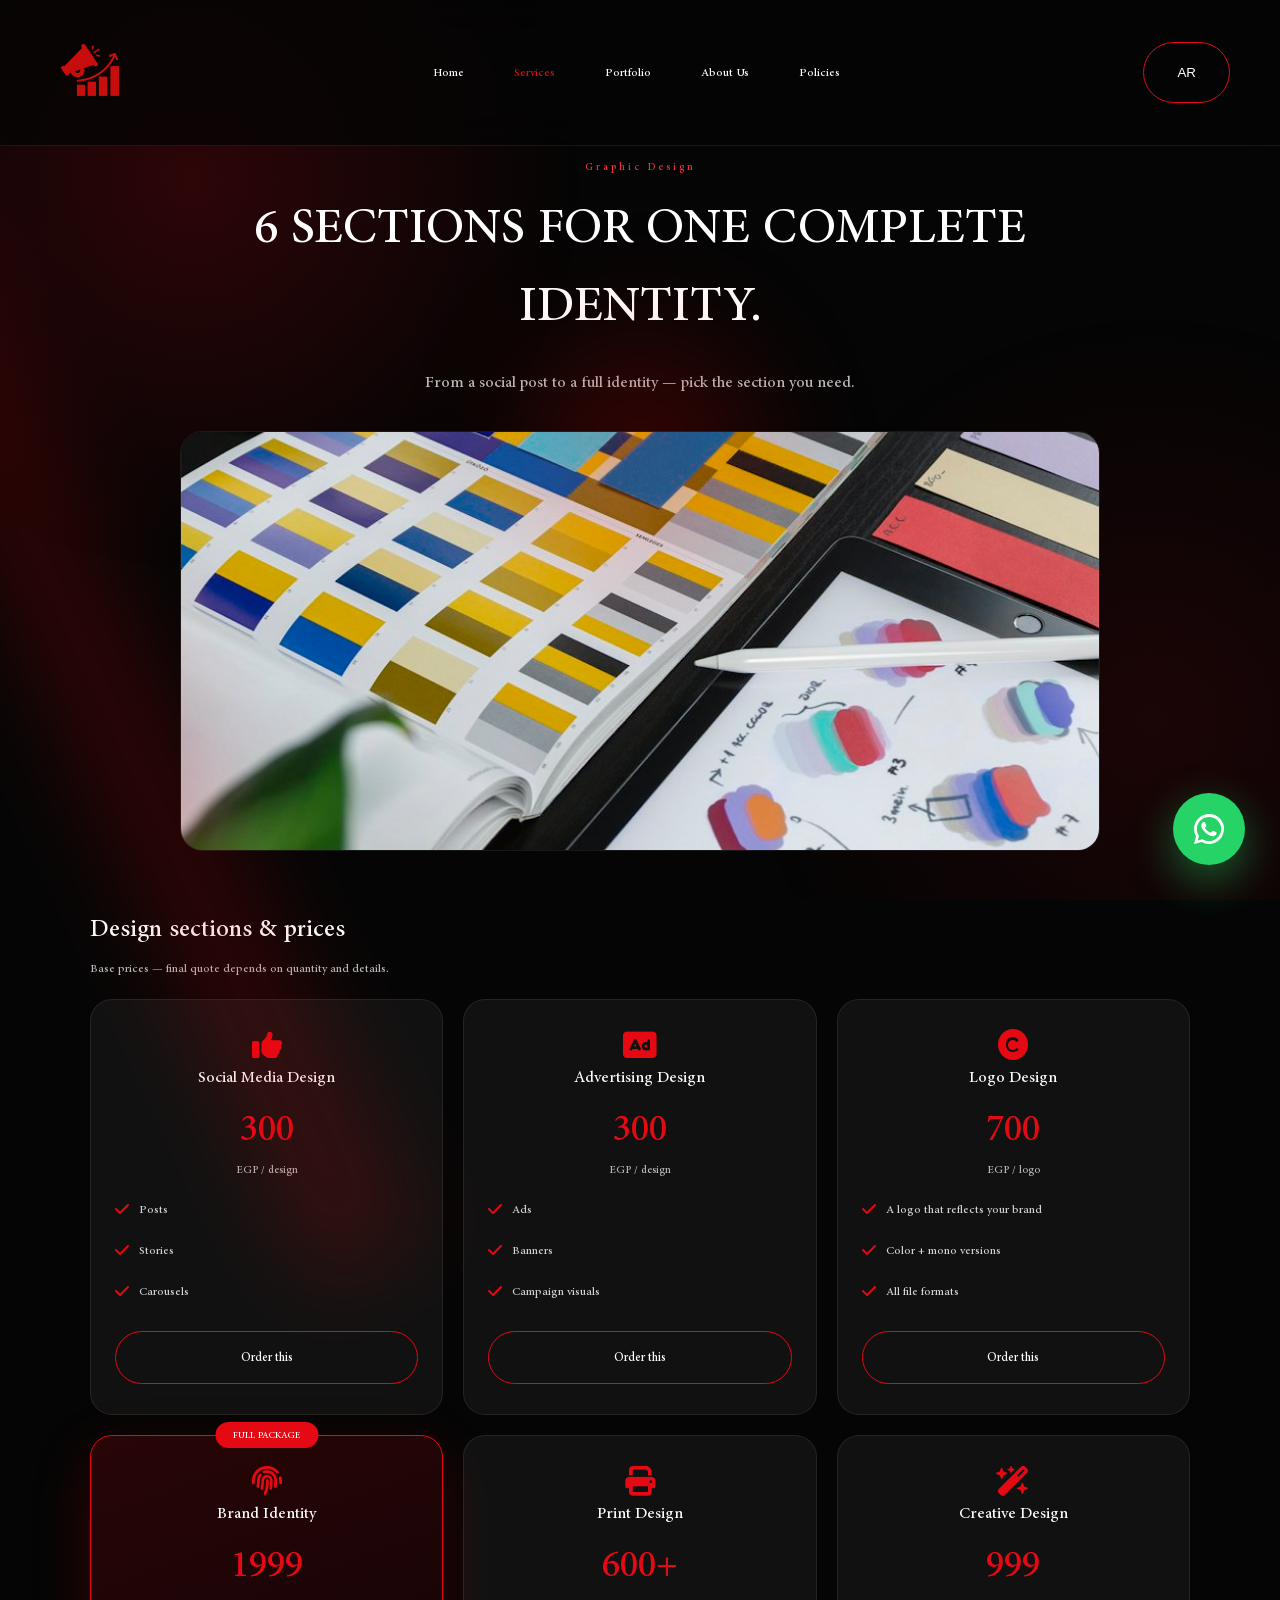
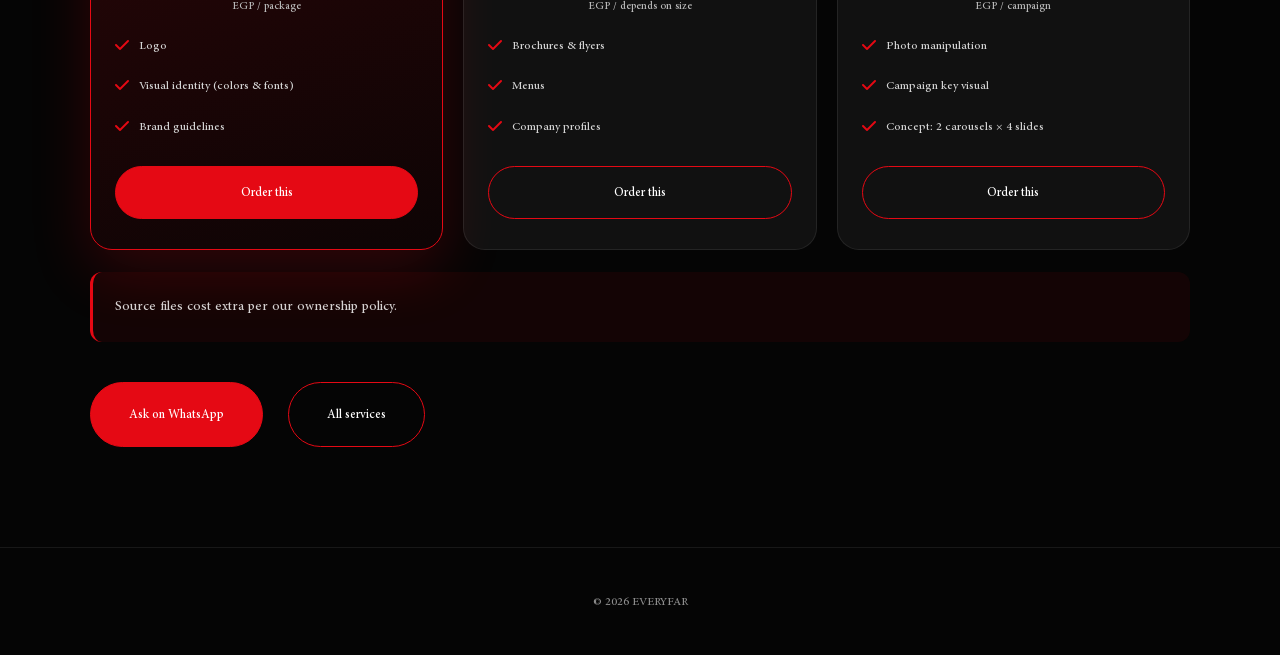
<file: service-design.html>
<!DOCTYPE html>
<html lang="ar" dir="rtl">
<head>
<meta charset="UTF-8">
<meta name="viewport" content="width=device-width, initial-scale=1.0">
<link rel="icon" type="image/png" href="assets/images/logo.png">
<link rel="apple-touch-icon" href="assets/images/logo.png">
<link rel="manifest" href="site.webmanifest">
<title>تصميم جرافيك وهوية بصرية للبراندات | EVERYFAR</title>
<meta name="description" content="جرافيك ديزاين وهوية بصرية تميز براندك: تصاميم سوشيال وإعلانية ولوجو وهوية ومطبوعات وكريتيف تبيع قبل ما تعجب. ابدأ من 300 جنيه.">
<meta name="keywords" content="جرافيك ديزاين, تصميم هوية بصرية, تصميم لوجو, تصاميم سوشيال ميديا, تصاميم اعلانية, EVERYFAR">
<meta name="author" content="EVERYFAR">
<meta name="robots" content="index, follow, max-image-preview:large">
<meta name="theme-color" content="#0b0b0f">
<link rel="canonical" href="https://everyfar.vercel.app/service-design.html">
<meta property="og:type" content="website">
<meta property="og:site_name" content="EVERYFAR">
<meta property="og:locale" content="ar_EG">
<meta property="og:url" content="https://everyfar.vercel.app/service-design.html">
<meta property="og:title" content="جرافيك ديزاين وهوية بصرية | EVERYFAR">
<meta property="og:description" content="6 أقسام: سوشيال وإعلاني ولوجو وهوية ومطبوعات وكريتيف.">
<meta property="og:image" content="https://everyfar.vercel.app/assets/images/services/design.jpg">
<meta name="twitter:card" content="summary_large_image">
<meta name="twitter:title" content="جرافيك ديزاين | EVERYFAR">
<meta name="twitter:description" content="هوية بصرية وتصاميم تخلّي البراند مميز ويبيع.">
<meta name="twitter:image" content="https://everyfar.vercel.app/assets/images/services/design.jpg">
<link rel="preconnect" href="https://fonts.googleapis.com">
<link rel="preconnect" href="https://fonts.gstatic.com" crossorigin>
<link rel="stylesheet" href="css/style.css">
<link rel="stylesheet" href="https://cdnjs.cloudflare.com/ajax/libs/font-awesome/6.7.2/css/all.min.css">
<script type="application/ld+json">
{"@context":"https://schema.org","@type":"Service","name":"جرافيك ديزاين وهوية بصرية","provider":{"@type":"ProfessionalService","name":"EVERYFAR","url":"https://everyfar.vercel.app/"},"url":"https://everyfar.vercel.app/service-design.html","description":"تصاميم سوشيال وإعلانية ولوجو وهوية ومطبوعات وكريتيف.","areaServed":"EG","inLanguage":"ar"}
</script>
</head>
<body>
<header>
<nav>
<div class="logo"><a href="index.html"><img src="assets/images/logo.png" alt="EVERYFAR وكالة تسويق رقمي في مصر - لوجو"></a></div>
<ul id="navList">
<li><a href="index.html" data-ar="الرئيسية" data-en="Home">الرئيسية</a></li>
<li><a href="services.html" class="active" data-ar="خدماتنا" data-en="Services">خدماتنا</a></li>
<li><a href="index.html#portfolio" data-ar="أعمالنا" data-en="Portfolio">أعمالنا</a></li>
<li><a href="about.html" data-ar="من نحن" data-en="About Us">من نحن</a></li>
<li><a href="policies.html" data-ar="السياسات" data-en="Policies">السياسات</a></li>
</ul>
<div class="actions">
<button id="lang" class="lang-btn" type="button">EN</button>
<button class="menu-toggle" id="menuToggle" aria-label="Toggle menu" aria-expanded="false" type="button"><span></span><span></span><span></span></button>
</div>
</nav>
</header>
<main>
<section class="detail-hero">
<p class="eyebrow"><span data-ar="جرافيك ديزاين" data-en="Graphic Design">جرافيك ديزاين</span></p>
<h1 data-ar="6 أقسام.. لهوية تكمل بعضها." data-en="6 SECTIONS FOR ONE COMPLETE IDENTITY.">6 أقسام.. لهوية تكمل بعضها.</h1>
<p class="lede" data-ar="من بوست السوشيال لحد الهوية الكاملة — اختار القسم اللي محتاجه."
   data-en="From a social post to a full identity — pick the section you need.">من بوست السوشيال لحد الهوية الكاملة — اختار القسم اللي محتاجه.</p>
<div class="detail-img"><img src="assets/images/services/design.jpg" alt="تصميم جرافيك وهوية بصرية للبراندات - EVERYFAR" loading="lazy" decoding="async"></div>
</section>

<section class="detail-body wide">
<h2 data-ar="أقسام التصميم وأسعارها" data-en="Design sections & prices">أقسام التصميم وأسعارها</h2>
<p class="price-note" data-ar="أسعار أساسية — وتتحدد النهائية حسب الكمية والتفاصيل." data-en="Base prices — final quote depends on quantity and details.">أسعار أساسية — وتتحدد النهائية حسب الكمية والتفاصيل.</p>

<div class="pricing-grid">

<div class="price-card">
<i class="fa-solid fa-thumbs-up price-icon"></i>
<h3 data-ar="سوشيال ميديا ديزاين" data-en="Social Media Design">سوشيال ميديا ديزاين</h3>
<p class="price"><span>300</span> <small data-ar="جنيه / للتصميم" data-en="EGP / design">جنيه / للتصميم</small></p>
<ul>
<li><i class="fa-solid fa-check"></i><span data-ar="بوستات" data-en="Posts">بوستات</span></li>
<li><i class="fa-solid fa-check"></i><span data-ar="ستوريز" data-en="Stories">ستوريز</span></li>
<li><i class="fa-solid fa-check"></i><span data-ar="كاروسل" data-en="Carousels">كاروسل</span></li>
</ul>
<a href="https://wa.me/201551371870" data-ar="اطلب القسم ده" data-en="Order this" data-order-ar="سوشيال ميديا ديزاين" data-order-en="Social Media Design">اطلب القسم ده</a>
</div>

<div class="price-card">
<i class="fa-solid fa-rectangle-ad price-icon"></i>
<h3 data-ar="التصميم الإعلاني" data-en="Advertising Design">التصميم الإعلاني</h3>
<p class="price"><span>300</span> <small data-ar="جنيه / للتصميم" data-en="EGP / design">جنيه / للتصميم</small></p>
<ul>
<li><i class="fa-solid fa-check"></i><span data-ar="إعلانات" data-en="Ads">إعلانات</span></li>
<li><i class="fa-solid fa-check"></i><span data-ar="بنرات" data-en="Banners">بنرات</span></li>
<li><i class="fa-solid fa-check"></i><span data-ar="فيجوال الحملات" data-en="Campaign visuals">فيجوال الحملات</span></li>
</ul>
<a href="https://wa.me/201551371870" data-ar="اطلب القسم ده" data-en="Order this" data-order-ar="التصميم الإعلاني" data-order-en="Advertising Design">اطلب القسم ده</a>
</div>

<div class="price-card">
<i class="fa-solid fa-copyright price-icon"></i>
<h3 data-ar="تصميم لوجو" data-en="Logo Design">تصميم لوجو</h3>
<p class="price"><span>700</span> <small data-ar="جنيه / للوجو" data-en="EGP / logo">جنيه / للوجو</small></p>
<ul>
<li><i class="fa-solid fa-check"></i><span data-ar="لوجو يعبر عن شخصية البراند" data-en="A logo that reflects your brand">لوجو يعبر عن شخصية البراند</span></li>
<li><i class="fa-solid fa-check"></i><span data-ar="نسخة ملونة + أحادية" data-en="Color + mono versions">نسخة ملونة + أحادية</span></li>
<li><i class="fa-solid fa-check"></i><span data-ar="تسليم بكل الصيغ" data-en="All file formats">تسليم بكل الصيغ</span></li>
</ul>
<a href="https://wa.me/201551371870" data-ar="اطلب القسم ده" data-en="Order this" data-order-ar="تصميم لوجو" data-order-en="Logo Design">اطلب القسم ده</a>
</div>

<div class="price-card featured">
<span class="badge" data-ar="باكدج كاملة" data-en="FULL PACKAGE">باكدج كاملة</span>
<i class="fa-solid fa-fingerprint price-icon"></i>
<h3 data-ar="الهوية البصرية" data-en="Brand Identity">الهوية البصرية</h3>
<p class="price"><span>1999</span> <small data-ar="جنيه / للباكدج" data-en="EGP / package">جنيه / للباكدج</small></p>
<ul>
<li><i class="fa-solid fa-check"></i><span data-ar="اللوجو" data-en="Logo">اللوجو</span></li>
<li><i class="fa-solid fa-check"></i><span data-ar="الهوية البصرية (ألوان وخطوط)" data-en="Visual identity (colors & fonts)">الهوية البصرية (ألوان وخطوط)</span></li>
<li><i class="fa-solid fa-check"></i><span data-ar="دليل استخدام الهوية" data-en="Brand guidelines">دليل استخدام الهوية</span></li>
</ul>
<a href="https://wa.me/201551371870" data-ar="اطلب القسم ده" data-en="Order this" data-order-ar="الهوية البصرية" data-order-en="Brand Identity">اطلب القسم ده</a>
</div>

<div class="price-card">
<i class="fa-solid fa-print price-icon"></i>
<h3 data-ar="التصميم المطبوع" data-en="Print Design">التصميم المطبوع</h3>
<p class="price"><span>600+</span> <small data-ar="جنيه / حسب المقاس" data-en="EGP / depends on size">جنيه / حسب المقاس</small></p>
<ul>
<li><i class="fa-solid fa-check"></i><span data-ar="بروشور وفلاير" data-en="Brochures & flyers">بروشور وفلاير</span></li>
<li><i class="fa-solid fa-check"></i><span data-ar="منيو" data-en="Menus">منيو</span></li>
<li><i class="fa-solid fa-check"></i><span data-ar="بروفايل شركة" data-en="Company profiles">بروفايل شركة</span></li>
</ul>
<a href="https://wa.me/201551371870" data-ar="اطلب القسم ده" data-en="Order this" data-order-ar="التصميم المطبوع" data-order-en="Print Design">اطلب القسم ده</a>
</div>

<div class="price-card">
<i class="fa-solid fa-wand-magic-sparkles price-icon"></i>
<h3 data-ar="التصميم الكريتيف" data-en="Creative Design">التصميم الكريتيف</h3>
<p class="price"><span>999</span> <small data-ar="جنيه / الكامبين" data-en="EGP / campaign">جنيه / الكامبين</small></p>
<ul>
<li><i class="fa-solid fa-check"></i><span data-ar="دمج صور (Photo Manipulation)" data-en="Photo manipulation">دمج صور (Photo Manipulation)</span></li>
<li><i class="fa-solid fa-check"></i><span data-ar="Key Visual للكامبين" data-en="Campaign key visual">Key Visual للكامبين</span></li>
<li><i class="fa-solid fa-check"></i><span data-ar="كونسبت حملات: 2 كاروسل × 4 سلايد" data-en="Concept: 2 carousels × 4 slides">كونسبت حملات: 2 كاروسل × 4 سلايد</span></li>
</ul>
<a href="https://wa.me/201551371870" data-ar="اطلب القسم ده" data-en="Order this" data-order-ar="التصميم الكريتيف" data-order-en="Creative Design">اطلب القسم ده</a>
</div>

</div>

<p class="best-for" data-ar="الملفات المفتوحة (Source Files) برسوم إضافية حسب سياسة الملكية." data-en="Source files cost extra per our ownership policy.">الملفات المفتوحة (Source Files) برسوم إضافية حسب سياسة الملكية.</p>
<div class="buttons">
<a href="https://wa.me/201551371870" data-ar="استفسر واتساب" data-en="Ask on WhatsApp" data-inquire-ar="جرافيك ديزاين" data-inquire-en="Graphic Design">استفسر واتساب</a>
<a href="services.html" data-ar="كل الخدمات" data-en="All services">كل الخدمات</a>
</div>
</section>
</main>
<footer><p>© 2026 EVERYFAR</p></footer>
<a href="https://wa.me/201551371870" class="whatsapp-float" target="_blank" aria-label="WhatsApp">
<svg xmlns="http://www.w3.org/2000/svg" width="30" height="30" fill="white" viewBox="0 0 24 24"><path d="M20.52 3.48A11.8 11.8 0 0 0 12.04 0C5.43 0 .05 5.38.05 12c0 2.12.55 4.19 1.6 6.02L0 24l6.18-1.62A11.95 11.95 0 0 0 12.04 24C18.66 24 24 18.62 24 12a11.8 11.8 0 0 0-3.48-8.52ZM12.04 21.8a9.8 9.8 0 0 1-5-1.37l-.36-.22-3.66.96.98-3.57-.24-.37A9.74 9.74 0 1 1 12.04 21.8Zm5.37-7.35c-.3-.15-1.78-.88-2.05-.98-.27-.1-.47-.15-.67.15-.2.3-.77.98-.95 1.18-.17.2-.35.22-.65.08-.3-.15-1.28-.47-2.43-1.5-.9-.8-1.5-1.78-1.68-2.08-.18-.3-.02-.46.13-.6.13-.13.3-.35.45-.52.15-.17.2-.3.3-.5.1-.2.05-.37-.02-.52-.08-.15-.67-1.62-.92-2.22-.24-.58-.48-.5-.67-.51h-.57c-.2 0-.52.08-.8.37-.27.3-1.05 1.03-1.05 2.5s1.08 2.9 1.23 3.1c.15.2 2.13 3.25 5.16 4.56.72.31 1.28.5 1.72.64.72.23 1.38.2 1.9.12.58-.08 1.78-.73 2.03-1.43.25-.7.25-1.3.18-1.43-.08-.13-.28-.2-.58-.35Z"/></svg>
</a>
<div class="mouse-glow" aria-hidden="true"></div>
<div class="red-light" aria-hidden="true"></div>
<script>window.__SKIP_AUTO_LANG__ = true;</script>
<script src="js/script.js"></script>
<script src="js/policies-lang.js"></script>
</body>
</html>
</file>
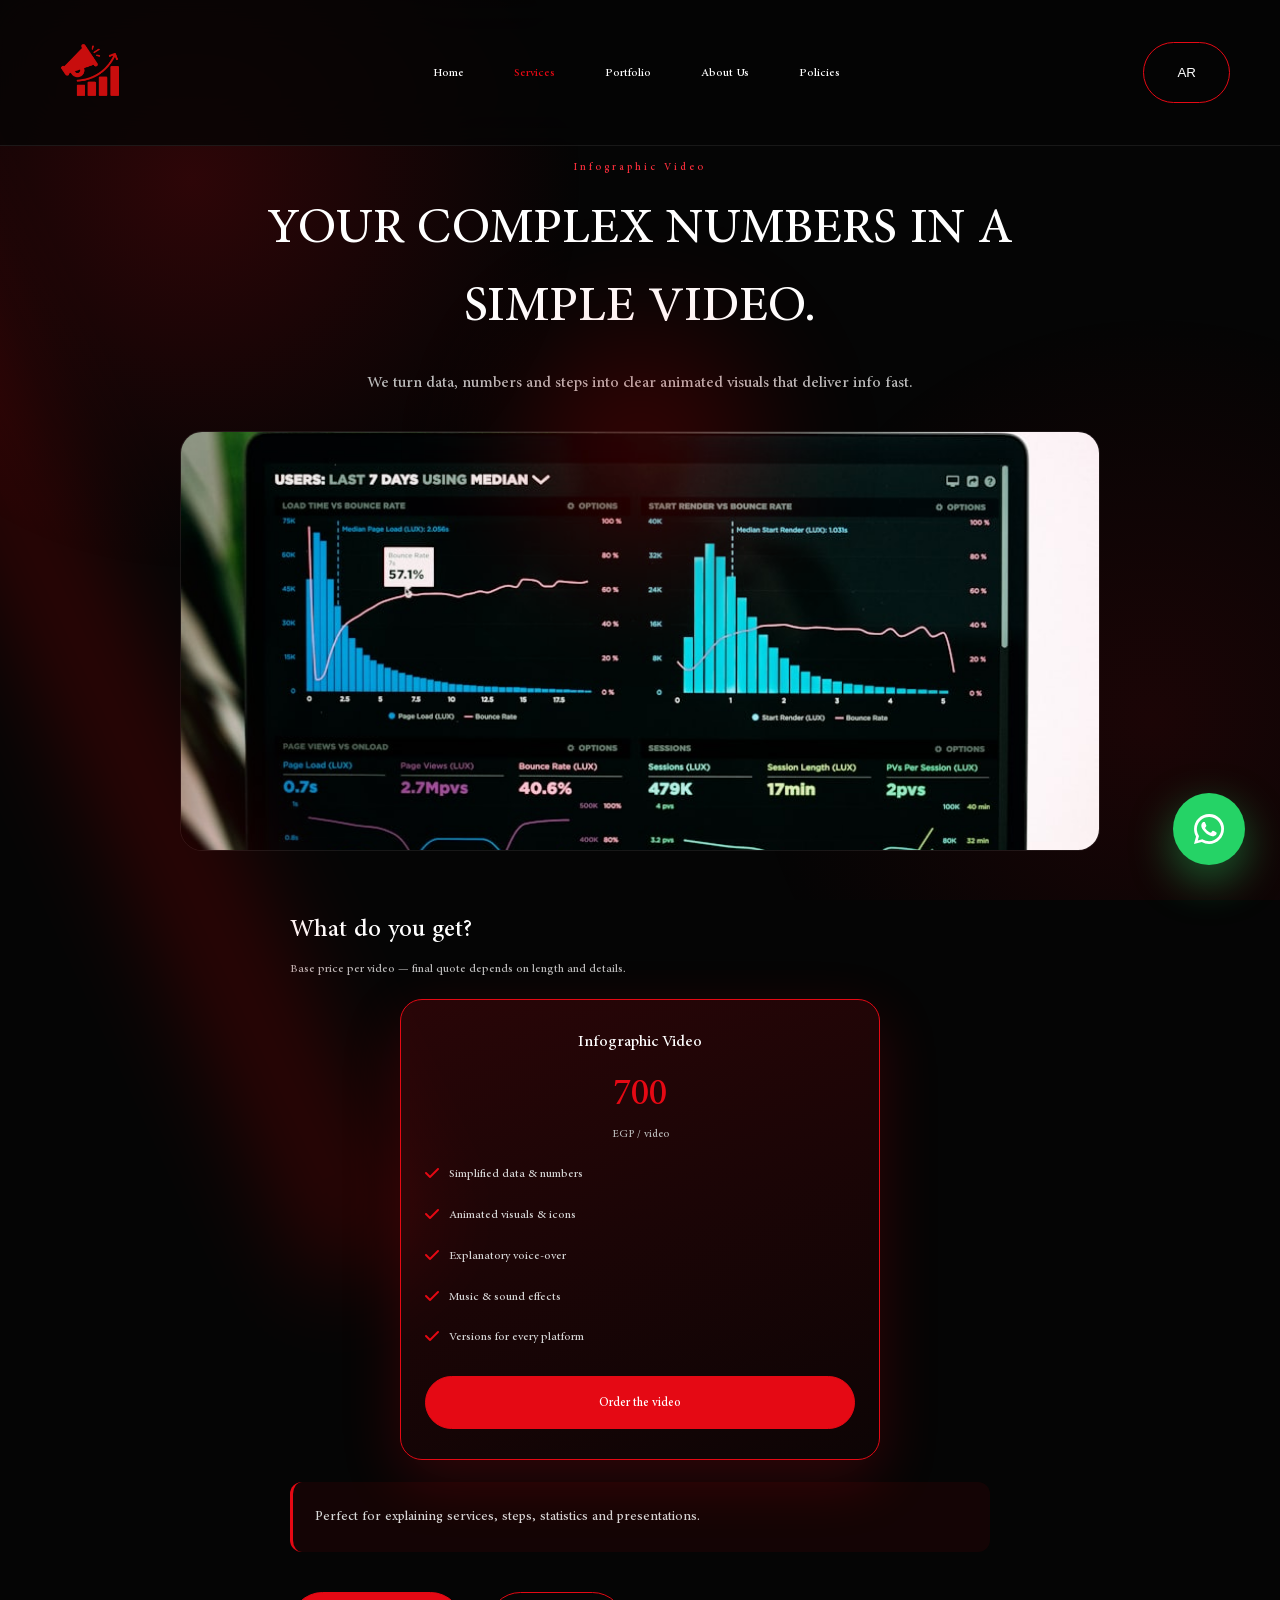
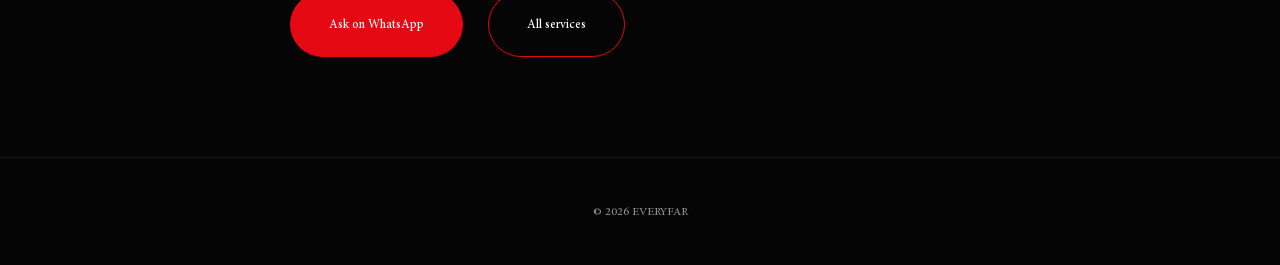
<file: service-infographic.html>
<!DOCTYPE html>
<html lang="ar" dir="rtl">
<head>
<meta charset="UTF-8">
<meta name="viewport" content="width=device-width, initial-scale=1.0">
<link rel="icon" type="image/png" href="assets/images/logo.png">
<link rel="apple-touch-icon" href="assets/images/logo.png">
<link rel="manifest" href="site.webmanifest">
<title>تصميم فيديو انفو جرافيك للبيانات | EVERYFAR</title>
<meta name="description" content="حوّل بياناتك وأرقامك لفيديو انفو جرافيك بسيط وواضح يشرح فكرتك للجمهور بسرعة ويزود الثقة في براندك. اطلب الخدمة واتساب.">
<meta name="keywords" content="انفو جرافيك, فيديو انفو جرافيك, تصميم انفوجرافيك, شرح البيانات بالفيديو, EVERYFAR">
<meta name="author" content="EVERYFAR">
<meta name="robots" content="index, follow, max-image-preview:large">
<meta name="theme-color" content="#0b0b0f">
<link rel="canonical" href="https://everyfar.vercel.app/service-infographic.html">
<meta property="og:type" content="website">
<meta property="og:site_name" content="EVERYFAR">
<meta property="og:locale" content="ar_EG">
<meta property="og:url" content="https://everyfar.vercel.app/service-infographic.html">
<meta property="og:title" content="فيديو انفو جرافيك | EVERYFAR">
<meta property="og:description" content="بياناتك في فيديو بسيط وواضح يوصل المعلومة بسرعة.">
<meta property="og:image" content="https://everyfar.vercel.app/assets/images/services/infographic.jpg">
<meta name="twitter:card" content="summary_large_image">
<meta name="twitter:title" content="انفو جرافيك | EVERYFAR">
<meta name="twitter:description" content="فيديو انفو جرافيك يبسط بياناتك ويزود الثقة.">
<meta name="twitter:image" content="https://everyfar.vercel.app/assets/images/services/infographic.jpg">
<link rel="preconnect" href="https://fonts.googleapis.com">
<link rel="preconnect" href="https://fonts.gstatic.com" crossorigin>
<link rel="stylesheet" href="css/style.css">
<link rel="stylesheet" href="https://cdnjs.cloudflare.com/ajax/libs/font-awesome/6.7.2/css/all.min.css">
<script type="application/ld+json">
{"@context":"https://schema.org","@type":"Service","name":"فيديو انفو جرافيك","provider":{"@type":"ProfessionalService","name":"EVERYFAR","url":"https://everyfar.vercel.app/"},"url":"https://everyfar.vercel.app/service-infographic.html","description":"تحويل البيانات والأرقام لفيديو انفو جرافيك بسيط وواضح.","areaServed":"EG","inLanguage":"ar"}
</script>
</head>
<body>
<header>
<nav>
<div class="logo"><a href="index.html"><img src="assets/images/logo.png" alt="EVERYFAR وكالة تسويق رقمي في مصر - لوجو"></a></div>
<ul id="navList">
<li><a href="index.html" data-ar="الرئيسية" data-en="Home">الرئيسية</a></li>
<li><a href="services.html" class="active" data-ar="خدماتنا" data-en="Services">خدماتنا</a></li>
<li><a href="index.html#portfolio" data-ar="أعمالنا" data-en="Portfolio">أعمالنا</a></li>
<li><a href="about.html" data-ar="من نحن" data-en="About Us">من نحن</a></li>
<li><a href="policies.html" data-ar="السياسات" data-en="Policies">السياسات</a></li>
</ul>
<div class="actions">
<button id="lang" class="lang-btn" type="button">EN</button>
<button class="menu-toggle" id="menuToggle" aria-label="Toggle menu" aria-expanded="false" type="button"><span></span><span></span><span></span></button>
</div>
</nav>
</header>
<main>
<section class="detail-hero">
<p class="eyebrow"><span data-ar="فيديو انفو جرافيك" data-en="Infographic Video">فيديو انفو جرافيك</span></p>
<h1 data-ar="أرقامك المعقدة.. في فيديو بسيط." data-en="YOUR COMPLEX NUMBERS IN A SIMPLE VIDEO.">أرقامك المعقدة.. في فيديو بسيط.</h1>
<p class="lede" data-ar="بنحوّل البيانات والأرقام والخطوات لرسوم متحركة واضحة توصل المعلومة بسرعة."
   data-en="We turn data, numbers and steps into clear animated visuals that deliver info fast.">بنحوّل البيانات والأرقام والخطوات لرسوم متحركة واضحة توصل المعلومة بسرعة.</p>
<div class="detail-img"><img src="assets/images/services/infographic.jpg" alt="تصميم فيديو انفو جرافيك للبيانات - EVERYFAR" loading="lazy" decoding="async"></div>
</section>
<section class="detail-body">
<h2 data-ar="إيه اللي هتستلمه؟" data-en="What do you get?">إيه اللي هتستلمه؟</h2>
<p class="price-note" data-ar="السعر الأساسي للفيديو — ويتحدد النهائي حسب المدة والتفاصيل." data-en="Base price per video — final quote depends on length and details.">السعر الأساسي للفيديو — ويتحدد النهائي حسب المدة والتفاصيل.</p>

<div class="pricing-grid one">
<div class="price-card featured">
<h3 data-ar="فيديو انفو جرافيك" data-en="Infographic Video">فيديو انفو جرافيك</h3>
<p class="price"><span>700</span> <small data-ar="جنيه / للفيديو" data-en="EGP / video">جنيه / للفيديو</small></p>
<ul>
<li><i class="fa-solid fa-check"></i><span data-ar="تبسيط البيانات والأرقام" data-en="Simplified data & numbers">تبسيط البيانات والأرقام</span></li>
<li><i class="fa-solid fa-check"></i><span data-ar="رسوم وأيقونات متحركة" data-en="Animated visuals & icons">رسوم وأيقونات متحركة</span></li>
<li><i class="fa-solid fa-check"></i><span data-ar="تعليق صوتي يشرح المحتوى" data-en="Explanatory voice-over">تعليق صوتي يشرح المحتوى</span></li>
<li><i class="fa-solid fa-check"></i><span data-ar="موسيقى ومؤثرات صوتية" data-en="Music & sound effects">موسيقى ومؤثرات صوتية</span></li>
<li><i class="fa-solid fa-check"></i><span data-ar="نسخ بمقاسات كل المنصات" data-en="Versions for every platform">نسخ بمقاسات كل المنصات</span></li>
</ul>
<a href="https://wa.me/201551371870" data-ar="اطلب الفيديو" data-en="Order the video" data-order-ar="فيديو انفو جرافيك" data-order-en="Infographic Video">اطلب الفيديو</a>
</div>
</div>

<p class="best-for" data-ar="مناسب لشرح الخدمات والخطوات والإحصائيات والعروض التقديمية." data-en="Perfect for explaining services, steps, statistics and presentations.">مناسب لشرح الخدمات والخطوات والإحصائيات والعروض التقديمية.</p>
<div class="buttons">
<a href="https://wa.me/201551371870" data-ar="استفسر واتساب" data-en="Ask on WhatsApp" data-inquire-ar="فيديو انفو جرافيك" data-inquire-en="Infographic Video">استفسر واتساب</a>
<a href="services.html" data-ar="كل الخدمات" data-en="All services">كل الخدمات</a>
</div>
</section>
</main>
<footer><p>© 2026 EVERYFAR</p></footer>
<a href="https://wa.me/201551371870" class="whatsapp-float" target="_blank" aria-label="WhatsApp">
<svg xmlns="http://www.w3.org/2000/svg" width="30" height="30" fill="white" viewBox="0 0 24 24"><path d="M20.52 3.48A11.8 11.8 0 0 0 12.04 0C5.43 0 .05 5.38.05 12c0 2.12.55 4.19 1.6 6.02L0 24l6.18-1.62A11.95 11.95 0 0 0 12.04 24C18.66 24 24 18.62 24 12a11.8 11.8 0 0 0-3.48-8.52ZM12.04 21.8a9.8 9.8 0 0 1-5-1.37l-.36-.22-3.66.96.98-3.57-.24-.37A9.74 9.74 0 1 1 12.04 21.8Zm5.37-7.35c-.3-.15-1.78-.88-2.05-.98-.27-.1-.47-.15-.67.15-.2.3-.77.98-.95 1.18-.17.2-.35.22-.65.08-.3-.15-1.28-.47-2.43-1.5-.9-.8-1.5-1.78-1.68-2.08-.18-.3-.02-.46.13-.6.13-.13.3-.35.45-.52.15-.17.2-.3.3-.5.1-.2.05-.37-.02-.52-.08-.15-.67-1.62-.92-2.22-.24-.58-.48-.5-.67-.51h-.57c-.2 0-.52.08-.8.37-.27.3-1.05 1.03-1.05 2.5s1.08 2.9 1.23 3.1c.15.2 2.13 3.25 5.16 4.56.72.31 1.28.5 1.72.64.72.23 1.38.2 1.9.12.58-.08 1.78-.73 2.03-1.43.25-.7.25-1.3.18-1.43-.08-.13-.28-.2-.58-.35Z"/></svg>
</a>
<div class="mouse-glow" aria-hidden="true"></div>
<div class="red-light" aria-hidden="true"></div>
<script>window.__SKIP_AUTO_LANG__ = true;</script>
<script src="js/script.js"></script>
<script src="js/policies-lang.js"></script>
</body>
</html>
</file>
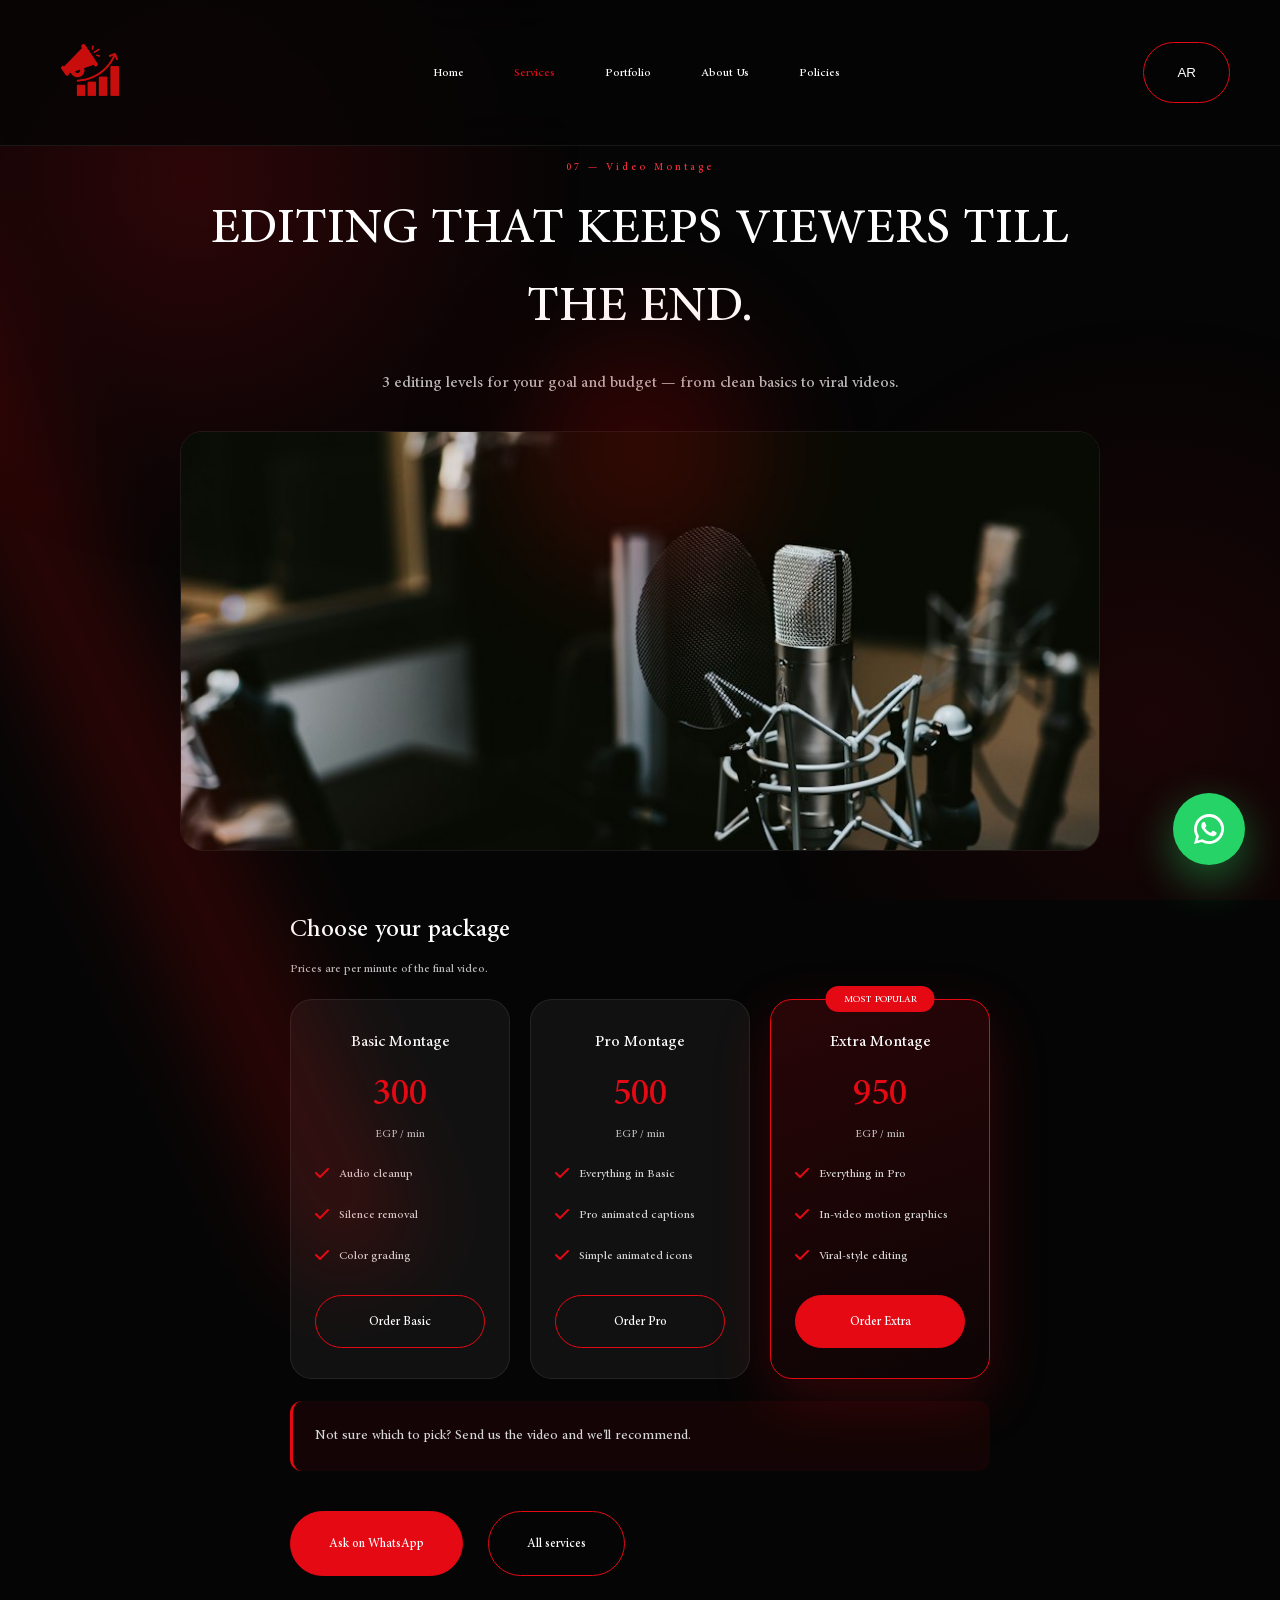
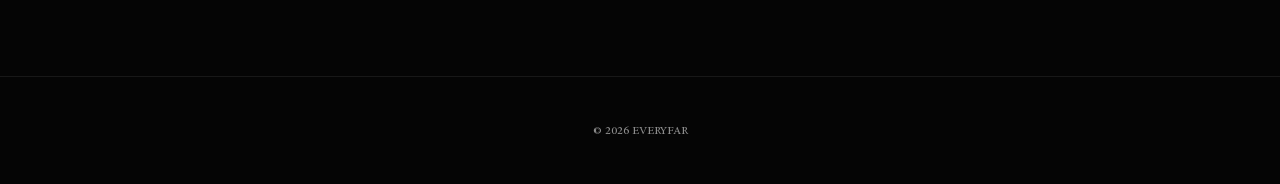
<file: service-montage.html>
<!DOCTYPE html>
<html lang="ar" dir="rtl">
<head>
<meta charset="UTF-8">
<meta name="viewport" content="width=device-width, initial-scale=1.0">
<link rel="icon" type="image/png" href="assets/images/logo.png">
<link rel="apple-touch-icon" href="assets/images/logo.png">
<link rel="manifest" href="site.webmanifest">
<title>مونتاج فيديو احترافي للسوشيال ميديا | EVERYFAR</title>
<meta name="description" content="مونتاج فيديو احترافي بـ 3 باقات: بيزك 300 واحترافي 500 وإكسترا 950 جنيه للدقيقة. مونتاج ريلز وإعلانات يرفع التفاعل والمبيعات. اطلب الآن.">
<meta name="keywords" content="مونتاج فيديو, مونتاج ريلز, مونتاج اعلانات, مونتير محترف, اسعار المونتاج, EVERYFAR">
<meta name="author" content="EVERYFAR">
<meta name="robots" content="index, follow, max-image-preview:large">
<meta name="theme-color" content="#0b0b0f">
<link rel="canonical" href="https://everyfar.vercel.app/service-montage.html">
<meta property="og:type" content="website">
<meta property="og:site_name" content="EVERYFAR">
<meta property="og:locale" content="ar_EG">
<meta property="og:url" content="https://everyfar.vercel.app/service-montage.html">
<meta property="og:title" content="مونتاج الفيديو | EVERYFAR - 3 باقات تناسبك">
<meta property="og:description" content="بيزك 300، احترافي 500، إكسترا 950 جنيه للدقيقة.">
<meta property="og:image" content="https://everyfar.vercel.app/assets/images/services/montage.jpg">
<meta name="twitter:card" content="summary_large_image">
<meta name="twitter:title" content="مونتاج فيديو | EVERYFAR">
<meta name="twitter:description" content="مونتاج احترافي للريلز والإعلانات بـ 3 باقات.">
<meta name="twitter:image" content="https://everyfar.vercel.app/assets/images/services/montage.jpg">
<link rel="preconnect" href="https://fonts.googleapis.com">
<link rel="preconnect" href="https://fonts.gstatic.com" crossorigin>
<link rel="stylesheet" href="css/style.css">
<link rel="stylesheet" href="https://cdnjs.cloudflare.com/ajax/libs/font-awesome/6.7.2/css/all.min.css">
<script type="application/ld+json">
{"@context":"https://schema.org","@type":"Service","name":"مونتاج الفيديو","provider":{"@type":"ProfessionalService","name":"EVERYFAR","url":"https://everyfar.vercel.app/"},"url":"https://everyfar.vercel.app/service-montage.html","description":"مونتاج فيديو احترافي بثلاث باقات للسوشيال ميديا والإعلانات.","areaServed":"EG","inLanguage":"ar"}
</script>
</head>
<body>
<header>
<nav>
<div class="logo"><a href="index.html"><img src="assets/images/logo.png" alt="EVERYFAR وكالة تسويق رقمي في مصر - لوجو"></a></div>
<ul id="navList">
<li><a href="index.html" data-ar="الرئيسية" data-en="Home">الرئيسية</a></li>
<li><a href="services.html" class="active" data-ar="خدماتنا" data-en="Services">خدماتنا</a></li>
<li><a href="index.html#portfolio" data-ar="أعمالنا" data-en="Portfolio">أعمالنا</a></li>
<li><a href="about.html" data-ar="من نحن" data-en="About Us">من نحن</a></li>
<li><a href="policies.html" data-ar="السياسات" data-en="Policies">السياسات</a></li>
</ul>
<div class="actions">
<button id="lang" class="lang-btn" type="button">EN</button>
<button class="menu-toggle" id="menuToggle" aria-label="Toggle menu" aria-expanded="false" type="button"><span></span><span></span><span></span></button>
</div>
</nav>
</header>
<main>
<section class="detail-hero">
<p class="eyebrow">07 — <span data-ar="مونتاج الفيديو" data-en="Video Montage">مونتاج الفيديو</span></p>
<h1 data-ar="مونتاج يخلّي الفيديو يتشاف للآخر." data-en="EDITING THAT KEEPS VIEWERS TILL THE END.">مونتاج يخلّي الفيديو يتشاف للآخر.</h1>
<p class="lede" data-ar="3 مستويات مونتاج على حسب هدفك وميزانيتك — من التنضيف الأساسي لحد الفيديو الفيرال."
   data-en="3 editing levels for your goal and budget — from clean basics to viral videos.">3 مستويات مونتاج على حسب هدفك وميزانيتك — من التنضيف الأساسي لحد الفيديو الفيرال.</p>
<div class="detail-img"><img src="assets/images/services/montage.jpg" alt="مونتاج فيديو احترافي للسوشيال ميديا - EVERYFAR" loading="lazy" decoding="async"></div>
</section>

<section class="detail-body">
<h2 data-ar="اختار الباقة المناسبة" data-en="Choose your package">اختار الباقة المناسبة</h2>
<p class="price-note" data-ar="الأسعار محسوبة للدقيقة الواحدة من الفيديو النهائي." data-en="Prices are per minute of the final video.">الأسعار محسوبة للدقيقة الواحدة من الفيديو النهائي.</p>

<div class="pricing-grid">

<div class="price-card">
<h3 data-ar="مونتاج بيزك" data-en="Basic Montage">مونتاج بيزك</h3>
<p class="price"><span>300</span> <small data-ar="جنيه / الدقيقة" data-en="EGP / min">جنيه / الدقيقة</small></p>
<ul>
<li><i class="fa-solid fa-check"></i><span data-ar="تنقية الصوت" data-en="Audio cleanup">تنقية الصوت</span></li>
<li><i class="fa-solid fa-check"></i><span data-ar="إزالة السكون والوقفات" data-en="Silence removal">إزالة السكون والوقفات</span></li>
<li><i class="fa-solid fa-check"></i><span data-ar="كلر جريدنج (تدرج ألوان)" data-en="Color grading">كلر جريدنج (تدرج ألوان)</span></li>
</ul>
<a href="https://wa.me/201551371870" data-ar="اطلب البيزك" data-en="Order Basic" data-order-ar="مونتاج بيزك" data-order-en="Basic Montage">اطلب البيزك</a>
</div>

<div class="price-card">
<h3 data-ar="مونتاج احترافي" data-en="Pro Montage">مونتاج احترافي</h3>
<p class="price"><span>500</span> <small data-ar="جنيه / الدقيقة" data-en="EGP / min">جنيه / الدقيقة</small></p>
<ul>
<li><i class="fa-solid fa-check"></i><span data-ar="كل مميزات البيزك" data-en="Everything in Basic">كل مميزات البيزك</span></li>
<li><i class="fa-solid fa-check"></i><span data-ar="كابشن متحرك بشكل احترافي" data-en="Pro animated captions">كابشن متحرك بشكل احترافي</span></li>
<li><i class="fa-solid fa-check"></i><span data-ar="أيقونات بسيطة متحركة" data-en="Simple animated icons">أيقونات بسيطة متحركة</span></li>
</ul>
<a href="https://wa.me/201551371870" data-ar="اطلب الاحترافي" data-en="Order Pro" data-order-ar="مونتاج احترافي" data-order-en="Pro Montage">اطلب الاحترافي</a>
</div>

<div class="price-card featured">
<span class="badge" data-ar="الأكثر طلبًا" data-en="MOST POPULAR">الأكثر طلبًا</span>
<h3 data-ar="مونتاج إكسترا" data-en="Extra Montage">مونتاج إكسترا</h3>
<p class="price"><span>950</span> <small data-ar="جنيه / الدقيقة" data-en="EGP / min">جنيه / الدقيقة</small></p>
<ul>
<li><i class="fa-solid fa-check"></i><span data-ar="كل مميزات الاحترافي" data-en="Everything in Pro">كل مميزات الاحترافي</span></li>
<li><i class="fa-solid fa-check"></i><span data-ar="موشن جرافيك داخل الفيديو" data-en="In-video motion graphics">موشن جرافيك داخل الفيديو</span></li>
<li><i class="fa-solid fa-check"></i><span data-ar="مونتاج بأسلوب الفيديو الفيرال" data-en="Viral-style editing">مونتاج بأسلوب الفيديو الفيرال</span></li>
</ul>
<a href="https://wa.me/201551371870" data-ar="اطلب الإكسترا" data-en="Order Extra" data-order-ar="مونتاج إكسترا" data-order-en="Extra Montage">اطلب الإكسترا</a>
</div>

</div>

<p class="best-for" data-ar="مش عارف تختار؟ ابعتلنا الفيديو وهنرشحلك الأنسب." data-en="Not sure which to pick? Send us the video and we'll recommend.">مش عارف تختار؟ ابعتلنا الفيديو وهنرشحلك الأنسب.</p>
<div class="buttons">
<a href="https://wa.me/201551371870" data-ar="استفسر واتساب" data-en="Ask on WhatsApp" data-inquire-ar="مونتاج الفيديو" data-inquire-en="Video Montage">استفسر واتساب</a>
<a href="services.html" data-ar="كل الخدمات" data-en="All services">كل الخدمات</a>
</div>
</section>
</main>
<footer><p>© 2026 EVERYFAR</p></footer>
<a href="https://wa.me/201551371870" class="whatsapp-float" target="_blank" aria-label="WhatsApp">
<svg xmlns="http://www.w3.org/2000/svg" width="30" height="30" fill="white" viewBox="0 0 24 24"><path d="M20.52 3.48A11.8 11.8 0 0 0 12.04 0C5.43 0 .05 5.38.05 12c0 2.12.55 4.19 1.6 6.02L0 24l6.18-1.62A11.95 11.95 0 0 0 12.04 24C18.66 24 24 18.62 24 12a11.8 11.8 0 0 0-3.48-8.52ZM12.04 21.8a9.8 9.8 0 0 1-5-1.37l-.36-.22-3.66.96.98-3.57-.24-.37A9.74 9.74 0 1 1 12.04 21.8Zm5.37-7.35c-.3-.15-1.78-.88-2.05-.98-.27-.1-.47-.15-.67.15-.2.3-.77.98-.95 1.18-.17.2-.35.22-.65.08-.3-.15-1.28-.47-2.43-1.5-.9-.8-1.5-1.78-1.68-2.08-.18-.3-.02-.46.13-.6.13-.13.3-.35.45-.52.15-.17.2-.3.3-.5.1-.2.05-.37-.02-.52-.08-.15-.67-1.62-.92-2.22-.24-.58-.48-.5-.67-.51h-.57c-.2 0-.52.08-.8.37-.27.3-1.05 1.03-1.05 2.5s1.08 2.9 1.23 3.1c.15.2 2.13 3.25 5.16 4.56.72.31 1.28.5 1.72.64.72.23 1.38.2 1.9.12.58-.08 1.78-.73 2.03-1.43.25-.7.25-1.3.18-1.43-.08-.13-.28-.2-.58-.35Z"/></svg>
</a>
<div class="mouse-glow" aria-hidden="true"></div>
<div class="red-light" aria-hidden="true"></div>
<script>window.__SKIP_AUTO_LANG__ = true;</script>
<script src="js/script.js"></script>
<script src="js/policies-lang.js"></script>
</body>
</html>
</file>
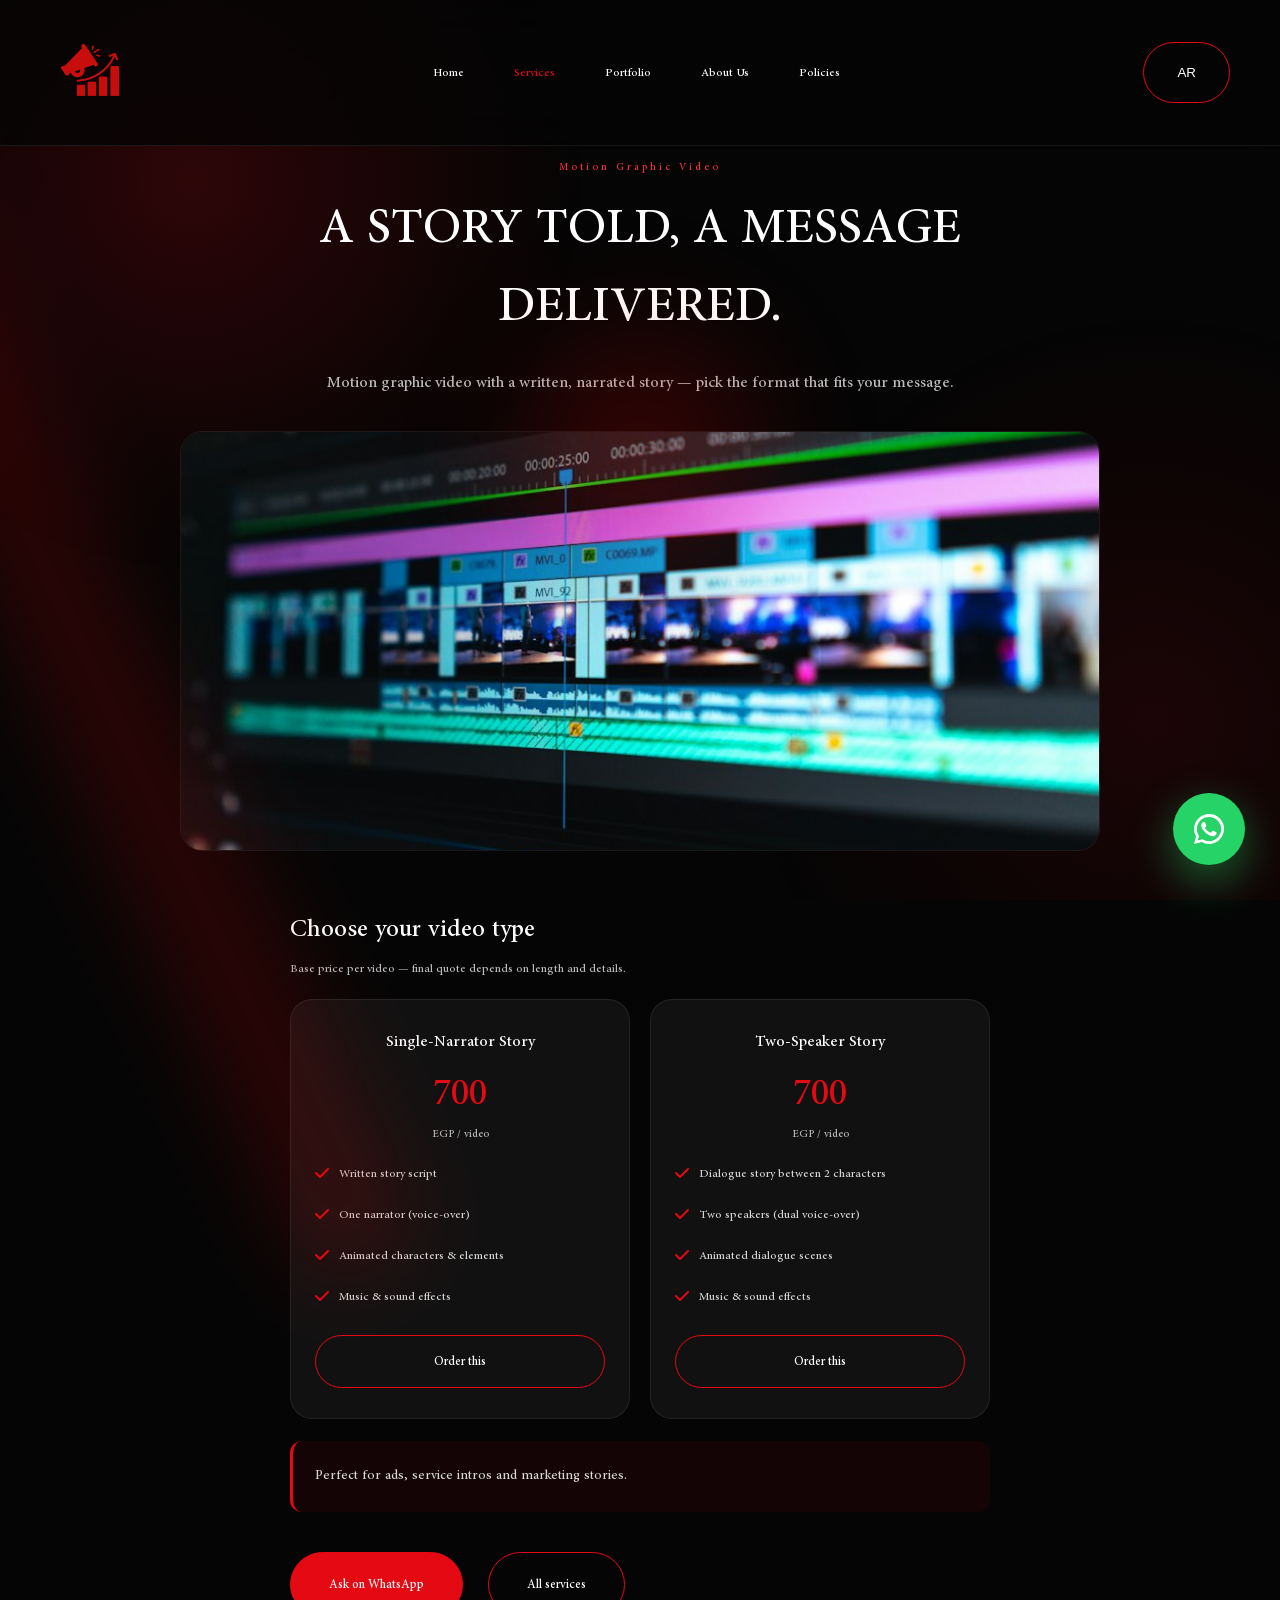
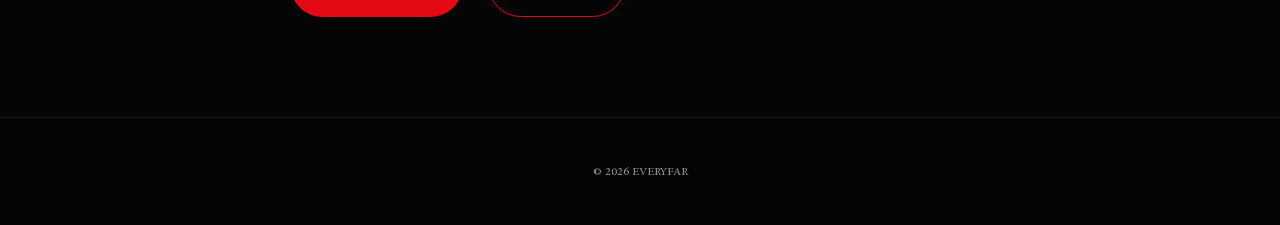
<file: service-motion.html>
<!DOCTYPE html>
<html lang="ar" dir="rtl">
<head>
<meta charset="UTF-8">
<meta name="viewport" content="width=device-width, initial-scale=1.0">
<link rel="icon" type="image/png" href="assets/images/logo.png">
<link rel="apple-touch-icon" href="assets/images/logo.png">
<link rel="manifest" href="site.webmanifest">
<title>تصميم فيديو موشن جرافيك احترافي | EVERYFAR</title>
<meta name="description" content="فيديو موشن جرافيك يحكي قصة براندك: قصة براوي واحد أو 2 متحدثين بجودة احترافية ترفع التفاعل والمبيعات. اطلب فيديو الموشن الآن.">
<meta name="keywords" content="موشن جرافيك, فيديو موشن, تصميم فيديو اعلاني, موشن جرافيك مصر, EVERYFAR">
<meta name="author" content="EVERYFAR">
<meta name="robots" content="index, follow, max-image-preview:large">
<meta name="theme-color" content="#0b0b0f">
<link rel="canonical" href="https://everyfar.vercel.app/service-motion.html">
<meta property="og:type" content="website">
<meta property="og:site_name" content="EVERYFAR">
<meta property="og:locale" content="ar_EG">
<meta property="og:url" content="https://everyfar.vercel.app/service-motion.html">
<meta property="og:title" content="فيديو موشن جرافيك | EVERYFAR">
<meta property="og:description" content="قصة براوي واحد أو 2 متحدثين بجودة تبيع قبل ما تعجب.">
<meta property="og:image" content="https://everyfar.vercel.app/assets/images/services/motion.jpg">
<meta name="twitter:card" content="summary_large_image">
<meta name="twitter:title" content="موشن جرافيك | EVERYFAR">
<meta name="twitter:description" content="فيديو موشن يحكي قصة براندك باحترافية.">
<meta name="twitter:image" content="https://everyfar.vercel.app/assets/images/services/motion.jpg">
<link rel="preconnect" href="https://fonts.googleapis.com">
<link rel="preconnect" href="https://fonts.gstatic.com" crossorigin>
<link rel="stylesheet" href="css/style.css">
<link rel="stylesheet" href="https://cdnjs.cloudflare.com/ajax/libs/font-awesome/6.7.2/css/all.min.css">
<script type="application/ld+json">
{"@context":"https://schema.org","@type":"Service","name":"فيديو موشن جرافيك","provider":{"@type":"ProfessionalService","name":"EVERYFAR","url":"https://everyfar.vercel.app/"},"url":"https://everyfar.vercel.app/service-motion.html","description":"تصميم فيديو موشن جرافيك براوي واحد أو 2 متحدثين.","areaServed":"EG","inLanguage":"ar"}
</script>
</head>
<body>
<header>
<nav>
<div class="logo"><a href="index.html"><img src="assets/images/logo.png" alt="EVERYFAR وكالة تسويق رقمي في مصر - لوجو"></a></div>
<ul id="navList">
<li><a href="index.html" data-ar="الرئيسية" data-en="Home">الرئيسية</a></li>
<li><a href="services.html" class="active" data-ar="خدماتنا" data-en="Services">خدماتنا</a></li>
<li><a href="index.html#portfolio" data-ar="أعمالنا" data-en="Portfolio">أعمالنا</a></li>
<li><a href="about.html" data-ar="من نحن" data-en="About Us">من نحن</a></li>
<li><a href="policies.html" data-ar="السياسات" data-en="Policies">السياسات</a></li>
</ul>
<div class="actions">
<button id="lang" class="lang-btn" type="button">EN</button>
<button class="menu-toggle" id="menuToggle" aria-label="Toggle menu" aria-expanded="false" type="button"><span></span><span></span><span></span></button>
</div>
</nav>
</header>
<main>
<section class="detail-hero">
<p class="eyebrow"><span data-ar="فيديو موشن جرافيك" data-en="Motion Graphic Video">فيديو موشن جرافيك</span></p>
<h1 data-ar="قصة تتحكي.. ورسالة توصل." data-en="A STORY TOLD, A MESSAGE DELIVERED.">قصة تتحكي.. ورسالة توصل.</h1>
<p class="lede" data-ar="فيديو موشن جرافيك بقصة مكتوبة ومحكية — اختار النوع المناسب لرسالتك."
   data-en="Motion graphic video with a written, narrated story — pick the format that fits your message.">فيديو موشن جرافيك بقصة مكتوبة ومحكية — اختار النوع المناسب لرسالتك.</p>
<div class="detail-img"><img src="assets/images/services/motion.jpg" alt="تصميم فيديو موشن جرافيك احترافي - EVERYFAR" loading="lazy" decoding="async"></div>
</section>
<section class="detail-body">
<h2 data-ar="اختار نوع الفيديو" data-en="Choose your video type">اختار نوع الفيديو</h2>
<p class="price-note" data-ar="السعر الأساسي للفيديو — ويتحدد النهائي حسب المدة والتفاصيل." data-en="Base price per video — final quote depends on length and details.">السعر الأساسي للفيديو — ويتحدد النهائي حسب المدة والتفاصيل.</p>

<div class="pricing-grid two">

<div class="price-card">
<h3 data-ar="قصة براوي واحد" data-en="Single-Narrator Story">قصة براوي واحد</h3>
<p class="price"><span>700</span> <small data-ar="جنيه / للفيديو" data-en="EGP / video">جنيه / للفيديو</small></p>
<ul>
<li><i class="fa-solid fa-check"></i><span data-ar="قصة بسيناريو مكتوب" data-en="Written story script">قصة بسيناريو مكتوب</span></li>
<li><i class="fa-solid fa-check"></i><span data-ar="راوي واحد (تعليق صوتي)" data-en="One narrator (voice-over)">راوي واحد (تعليق صوتي)</span></li>
<li><i class="fa-solid fa-check"></i><span data-ar="شخصيات وعناصر متحركة" data-en="Animated characters & elements">شخصيات وعناصر متحركة</span></li>
<li><i class="fa-solid fa-check"></i><span data-ar="موسيقى ومؤثرات صوتية" data-en="Music & sound effects">موسيقى ومؤثرات صوتية</span></li>
</ul>
<a href="https://wa.me/201551371870" data-ar="اطلب النوع ده" data-en="Order this" data-order-ar="فيديو موشن جرافيك — قصة براوي واحد" data-order-en="Motion Graphic Video — Single-Narrator Story">اطلب النوع ده</a>
</div>

<div class="price-card">
<h3 data-ar="قصة بـ 2 متحدثين" data-en="Two-Speaker Story">قصة بـ 2 متحدثين</h3>
<p class="price"><span>700</span> <small data-ar="جنيه / للفيديو" data-en="EGP / video">جنيه / للفيديو</small></p>
<ul>
<li><i class="fa-solid fa-check"></i><span data-ar="قصة بحوار بين شخصيتين" data-en="Dialogue story between 2 characters">قصة بحوار بين شخصيتين</span></li>
<li><i class="fa-solid fa-check"></i><span data-ar="2 متحدثين (تعليق صوتي مزدوج)" data-en="Two speakers (dual voice-over)">2 متحدثين (تعليق صوتي مزدوج)</span></li>
<li><i class="fa-solid fa-check"></i><span data-ar="مشاهد حوارية متحركة" data-en="Animated dialogue scenes">مشاهد حوارية متحركة</span></li>
<li><i class="fa-solid fa-check"></i><span data-ar="موسيقى ومؤثرات صوتية" data-en="Music & sound effects">موسيقى ومؤثرات صوتية</span></li>
</ul>
<a href="https://wa.me/201551371870" data-ar="اطلب النوع ده" data-en="Order this" data-order-ar="فيديو موشن جرافيك — قصة بـ 2 متحدثين" data-order-en="Motion Graphic Video — Two-Speaker Story">اطلب النوع ده</a>
</div>

</div>

<p class="best-for" data-ar="مناسب للإعلانات والتعريف بالخدمات والقصص التسويقية." data-en="Perfect for ads, service intros and marketing stories.">مناسب للإعلانات والتعريف بالخدمات والقصص التسويقية.</p>
<div class="buttons">
<a href="https://wa.me/201551371870" data-ar="استفسر واتساب" data-en="Ask on WhatsApp" data-inquire-ar="فيديو موشن جرافيك" data-inquire-en="Motion Graphic Video">استفسر واتساب</a>
<a href="services.html" data-ar="كل الخدمات" data-en="All services">كل الخدمات</a>
</div>
</section>
</main>
<footer><p>© 2026 EVERYFAR</p></footer>
<a href="https://wa.me/201551371870" class="whatsapp-float" target="_blank" aria-label="WhatsApp">
<svg xmlns="http://www.w3.org/2000/svg" width="30" height="30" fill="white" viewBox="0 0 24 24"><path d="M20.52 3.48A11.8 11.8 0 0 0 12.04 0C5.43 0 .05 5.38.05 12c0 2.12.55 4.19 1.6 6.02L0 24l6.18-1.62A11.95 11.95 0 0 0 12.04 24C18.66 24 24 18.62 24 12a11.8 11.8 0 0 0-3.48-8.52ZM12.04 21.8a9.8 9.8 0 0 1-5-1.37l-.36-.22-3.66.96.98-3.57-.24-.37A9.74 9.74 0 1 1 12.04 21.8Zm5.37-7.35c-.3-.15-1.78-.88-2.05-.98-.27-.1-.47-.15-.67.15-.2.3-.77.98-.95 1.18-.17.2-.35.22-.65.08-.3-.15-1.28-.47-2.43-1.5-.9-.8-1.5-1.78-1.68-2.08-.18-.3-.02-.46.13-.6.13-.13.3-.35.45-.52.15-.17.2-.3.3-.5.1-.2.05-.37-.02-.52-.08-.15-.67-1.62-.92-2.22-.24-.58-.48-.5-.67-.51h-.57c-.2 0-.52.08-.8.37-.27.3-1.05 1.03-1.05 2.5s1.08 2.9 1.23 3.1c.15.2 2.13 3.25 5.16 4.56.72.31 1.28.5 1.72.64.72.23 1.38.2 1.9.12.58-.08 1.78-.73 2.03-1.43.25-.7.25-1.3.18-1.43-.08-.13-.28-.2-.58-.35Z"/></svg>
</a>
<div class="mouse-glow" aria-hidden="true"></div>
<div class="red-light" aria-hidden="true"></div>
<script>window.__SKIP_AUTO_LANG__ = true;</script>
<script src="js/script.js"></script>
<script src="js/policies-lang.js"></script>
</body>
</html>
</file>
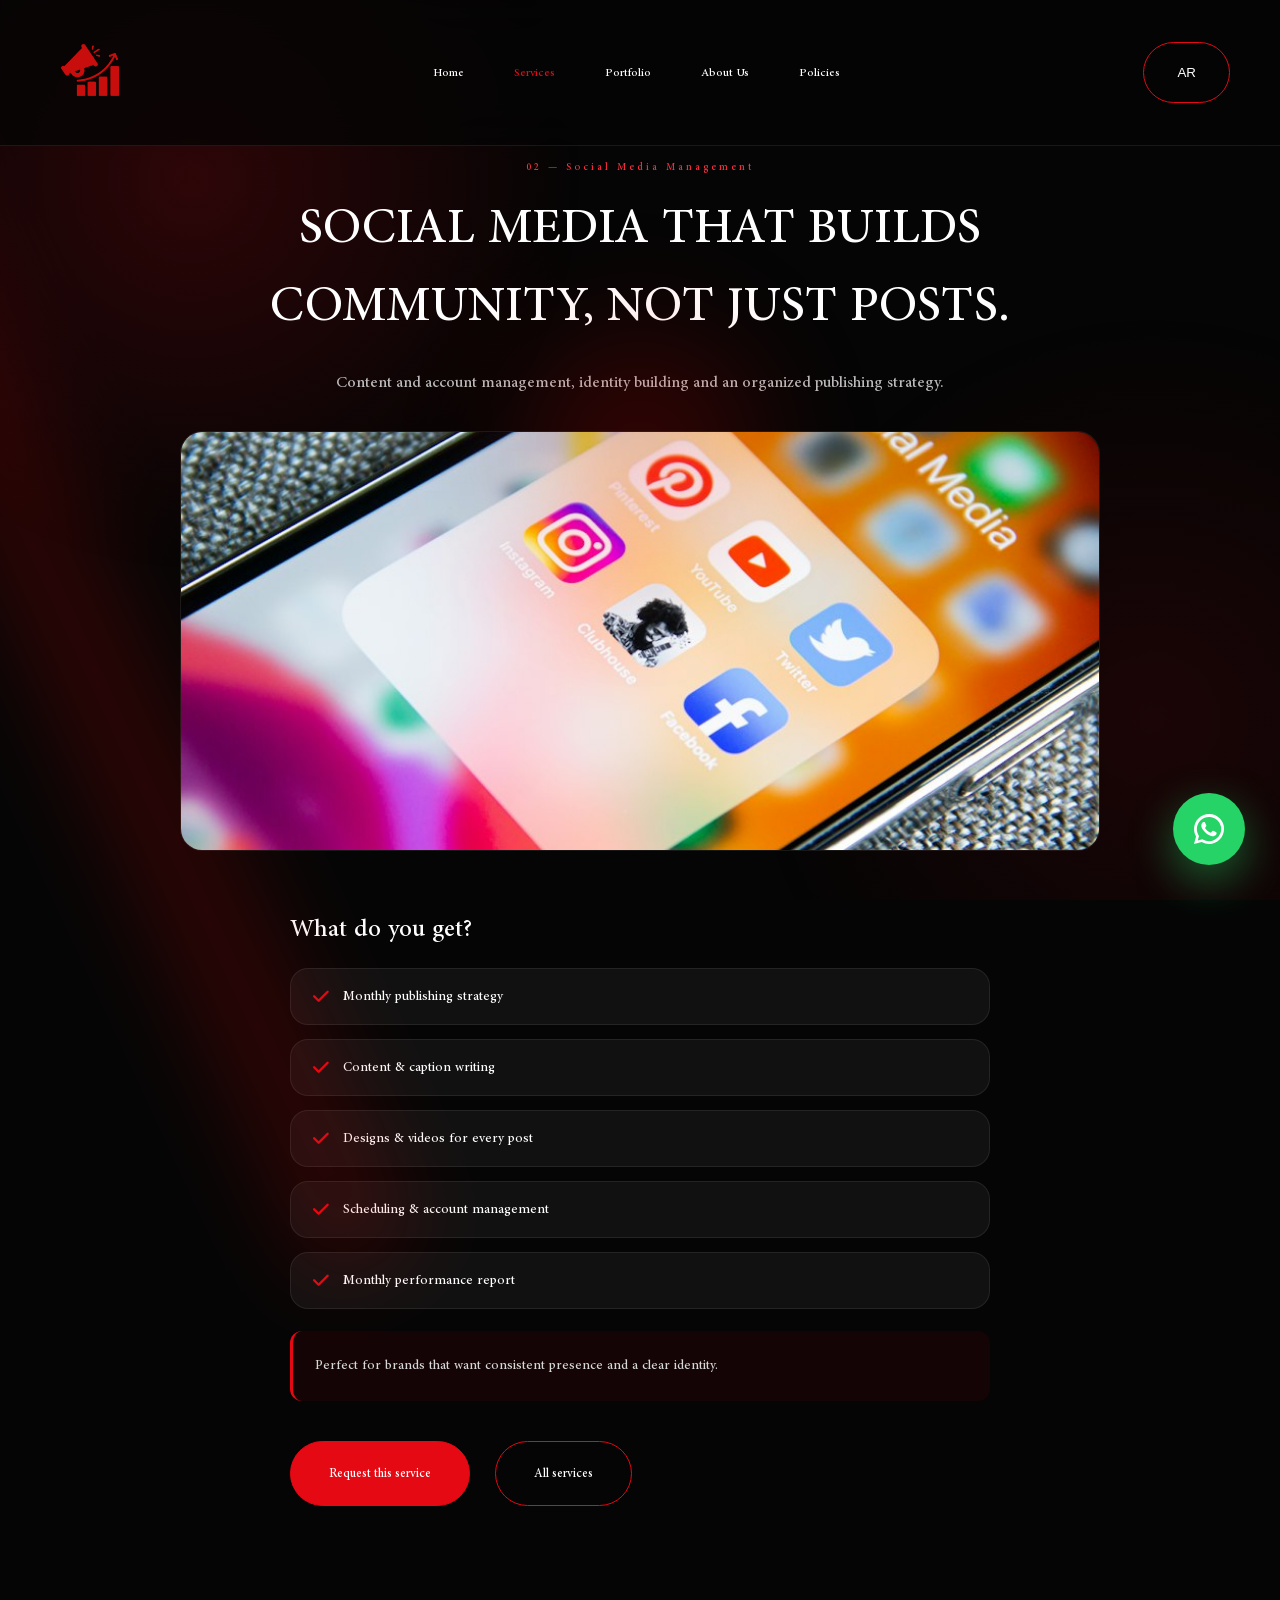
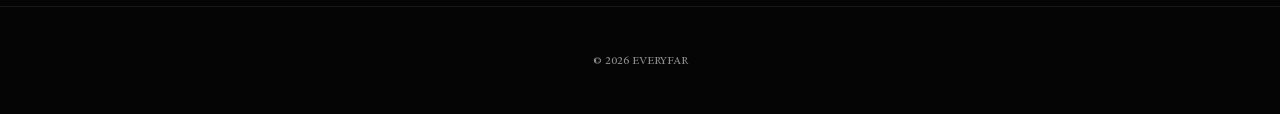
<file: service-social.html>
<!DOCTYPE html>
<html lang="ar" dir="rtl">
<head>
<meta charset="UTF-8">
<meta name="viewport" content="width=device-width, initial-scale=1.0">
<link rel="icon" type="image/png" href="assets/images/logo.png">
<link rel="apple-touch-icon" href="assets/images/logo.png">
<link rel="manifest" href="site.webmanifest">
<title>إدارة السوشيال ميديا للشركات والمتاجر | EVERYFAR</title>
<meta name="description" content="إدارة سوشيال ميديا احترافية: إدارة المحتوى والحسابات، بناء الهوية، استراتيجية نشر تنمي مجتمع حوالين براندك وتزود التفاعل والمبيعات. اطلب الخدمة واتساب.">
<meta name="keywords" content="ادارة سوشيال ميديا, ادارة حسابات انستجرام وفيسبوك, كتابة محتوى, زيادة التفاعل, EVERYFAR">
<meta name="author" content="EVERYFAR">
<meta name="robots" content="index, follow, max-image-preview:large">
<meta name="theme-color" content="#0b0b0f">
<link rel="canonical" href="https://everyfar.vercel.app/service-social.html">
<meta property="og:type" content="website">
<meta property="og:site_name" content="EVERYFAR">
<meta property="og:locale" content="ar_EG">
<meta property="og:url" content="https://everyfar.vercel.app/service-social.html">
<meta property="og:title" content="إدارة السوشيال ميديا | EVERYFAR">
<meta property="og:description" content="محتوى وإدارة تصنع مجتمع حوالين البراند: هوية ونشر مدروس.">
<meta property="og:image" content="https://everyfar.vercel.app/assets/images/services/social.jpg">
<meta name="twitter:card" content="summary_large_image">
<meta name="twitter:title" content="إدارة السوشيال ميديا | EVERYFAR">
<meta name="twitter:description" content="إدارة محتوى وحسابات باستراتيجية نشر تنمي براندك.">
<meta name="twitter:image" content="https://everyfar.vercel.app/assets/images/services/social.jpg">
<link rel="preconnect" href="https://fonts.googleapis.com">
<link rel="preconnect" href="https://fonts.gstatic.com" crossorigin>
<link rel="stylesheet" href="css/style.css">
<link rel="stylesheet" href="https://cdnjs.cloudflare.com/ajax/libs/font-awesome/6.7.2/css/all.min.css">
<script type="application/ld+json">
{"@context":"https://schema.org","@type":"Service","name":"إدارة السوشيال ميديا","provider":{"@type":"ProfessionalService","name":"EVERYFAR","url":"https://everyfar.vercel.app/"},"url":"https://everyfar.vercel.app/service-social.html","description":"إدارة المحتوى والحسابات وبناء الهوية واستراتيجية النشر.","areaServed":"EG","inLanguage":"ar"}
</script>
</head>
<body>
<header>
<nav>
<div class="logo"><a href="index.html"><img src="assets/images/logo.png" alt="EVERYFAR وكالة تسويق رقمي في مصر - لوجو"></a></div>
<ul id="navList">
<li><a href="index.html" data-ar="الرئيسية" data-en="Home">الرئيسية</a></li>
<li><a href="services.html" class="active" data-ar="خدماتنا" data-en="Services">خدماتنا</a></li>
<li><a href="index.html#portfolio" data-ar="أعمالنا" data-en="Portfolio">أعمالنا</a></li>
<li><a href="about.html" data-ar="من نحن" data-en="About Us">من نحن</a></li>
<li><a href="policies.html" data-ar="السياسات" data-en="Policies">السياسات</a></li>
</ul>
<div class="actions">
<button id="lang" class="lang-btn" type="button">EN</button>
<button class="menu-toggle" id="menuToggle" aria-label="Toggle menu" aria-expanded="false" type="button"><span></span><span></span><span></span></button>
</div>
</nav>
</header>
<main>
<section class="detail-hero">
<p class="eyebrow">02 — <span data-ar="إدارة السوشيال ميديا" data-en="Social Media Management">إدارة السوشيال ميديا</span></p>
<h1 data-ar="سوشيال ميديا تصنع مجتمع.. مش مجرد بوستات." data-en="SOCIAL MEDIA THAT BUILDS COMMUNITY, NOT JUST POSTS.">سوشيال ميديا تصنع مجتمع.. مش مجرد بوستات.</h1>
<p class="lede" data-ar="إدارة المحتوى والحسابات، بناء الهوية، وتنظيم استراتيجية النشر."
   data-en="Content and account management, identity building and an organized publishing strategy.">إدارة المحتوى والحسابات، بناء الهوية، وتنظيم استراتيجية النشر.</p>
<div class="detail-img"><img src="assets/images/services/social.jpg" alt="إدارة السوشيال ميديا للشركات والمتاجر - EVERYFAR" loading="lazy" decoding="async"></div>
</section>
<section class="detail-body">
<h2 data-ar="إيه اللي هتستلمه؟" data-en="What do you get?">إيه اللي هتستلمه؟</h2>
<ul class="why-list">
<li><i class="fa-solid fa-check"></i><span data-ar="استراتيجية نشر شهرية" data-en="Monthly publishing strategy">استراتيجية نشر شهرية</span></li>
<li><i class="fa-solid fa-check"></i><span data-ar="كتابة المحتوى والكابشن" data-en="Content & caption writing">كتابة المحتوى والكابشن</span></li>
<li><i class="fa-solid fa-check"></i><span data-ar="تصاميم وفيديوهات لكل بوست" data-en="Designs & videos for every post">تصاميم وفيديوهات لكل بوست</span></li>
<li><i class="fa-solid fa-check"></i><span data-ar="جدولة النشر وإدارة الحساب" data-en="Scheduling & account management">جدولة النشر وإدارة الحساب</span></li>
<li><i class="fa-solid fa-check"></i><span data-ar="تقرير أداء شهري بالأرقام" data-en="Monthly performance report">تقرير أداء شهري بالأرقام</span></li>
</ul>
<p class="best-for" data-ar="مناسبة للبراندات اللي عايزة حضور ثابت وهوية واضحة." data-en="Perfect for brands that want consistent presence and a clear identity.">مناسبة للبراندات اللي عايزة حضور ثابت وهوية واضحة.</p>
<div class="buttons">
<a href="https://wa.me/201551371870" data-ar="اطلب الخدمة" data-en="Request this service" data-order-ar="إدارة السوشيال ميديا" data-order-en="Social Media Management">اطلب الخدمة</a>
<a href="services.html" data-ar="كل الخدمات" data-en="All services">كل الخدمات</a>
</div>
</section>
</main>
<footer><p>© 2026 EVERYFAR</p></footer>
<a href="https://wa.me/201551371870" class="whatsapp-float" target="_blank" aria-label="WhatsApp">
<svg xmlns="http://www.w3.org/2000/svg" width="30" height="30" fill="white" viewBox="0 0 24 24"><path d="M20.52 3.48A11.8 11.8 0 0 0 12.04 0C5.43 0 .05 5.38.05 12c0 2.12.55 4.19 1.6 6.02L0 24l6.18-1.62A11.95 11.95 0 0 0 12.04 24C18.66 24 24 18.62 24 12a11.8 11.8 0 0 0-3.48-8.52ZM12.04 21.8a9.8 9.8 0 0 1-5-1.37l-.36-.22-3.66.96.98-3.57-.24-.37A9.74 9.74 0 1 1 12.04 21.8Zm5.37-7.35c-.3-.15-1.78-.88-2.05-.98-.27-.1-.47-.15-.67.15-.2.3-.77.98-.95 1.18-.17.2-.35.22-.65.08-.3-.15-1.28-.47-2.43-1.5-.9-.8-1.5-1.78-1.68-2.08-.18-.3-.02-.46.13-.6.13-.13.3-.35.45-.52.15-.17.2-.3.3-.5.1-.2.05-.37-.02-.52-.08-.15-.67-1.62-.92-2.22-.24-.58-.48-.5-.67-.51h-.57c-.2 0-.52.08-.8.37-.27.3-1.05 1.03-1.05 2.5s1.08 2.9 1.23 3.1c.15.2 2.13 3.25 5.16 4.56.72.31 1.28.5 1.72.64.72.23 1.38.2 1.9.12.58-.08 1.78-.73 2.03-1.43.25-.7.25-1.3.18-1.43-.08-.13-.28-.2-.58-.35Z"/></svg>
</a>
<div class="mouse-glow" aria-hidden="true"></div>
<div class="red-light" aria-hidden="true"></div>
<script>window.__SKIP_AUTO_LANG__ = true;</script>
<script src="js/script.js"></script>
<script src="js/policies-lang.js"></script>
</body>
</html>
</file>
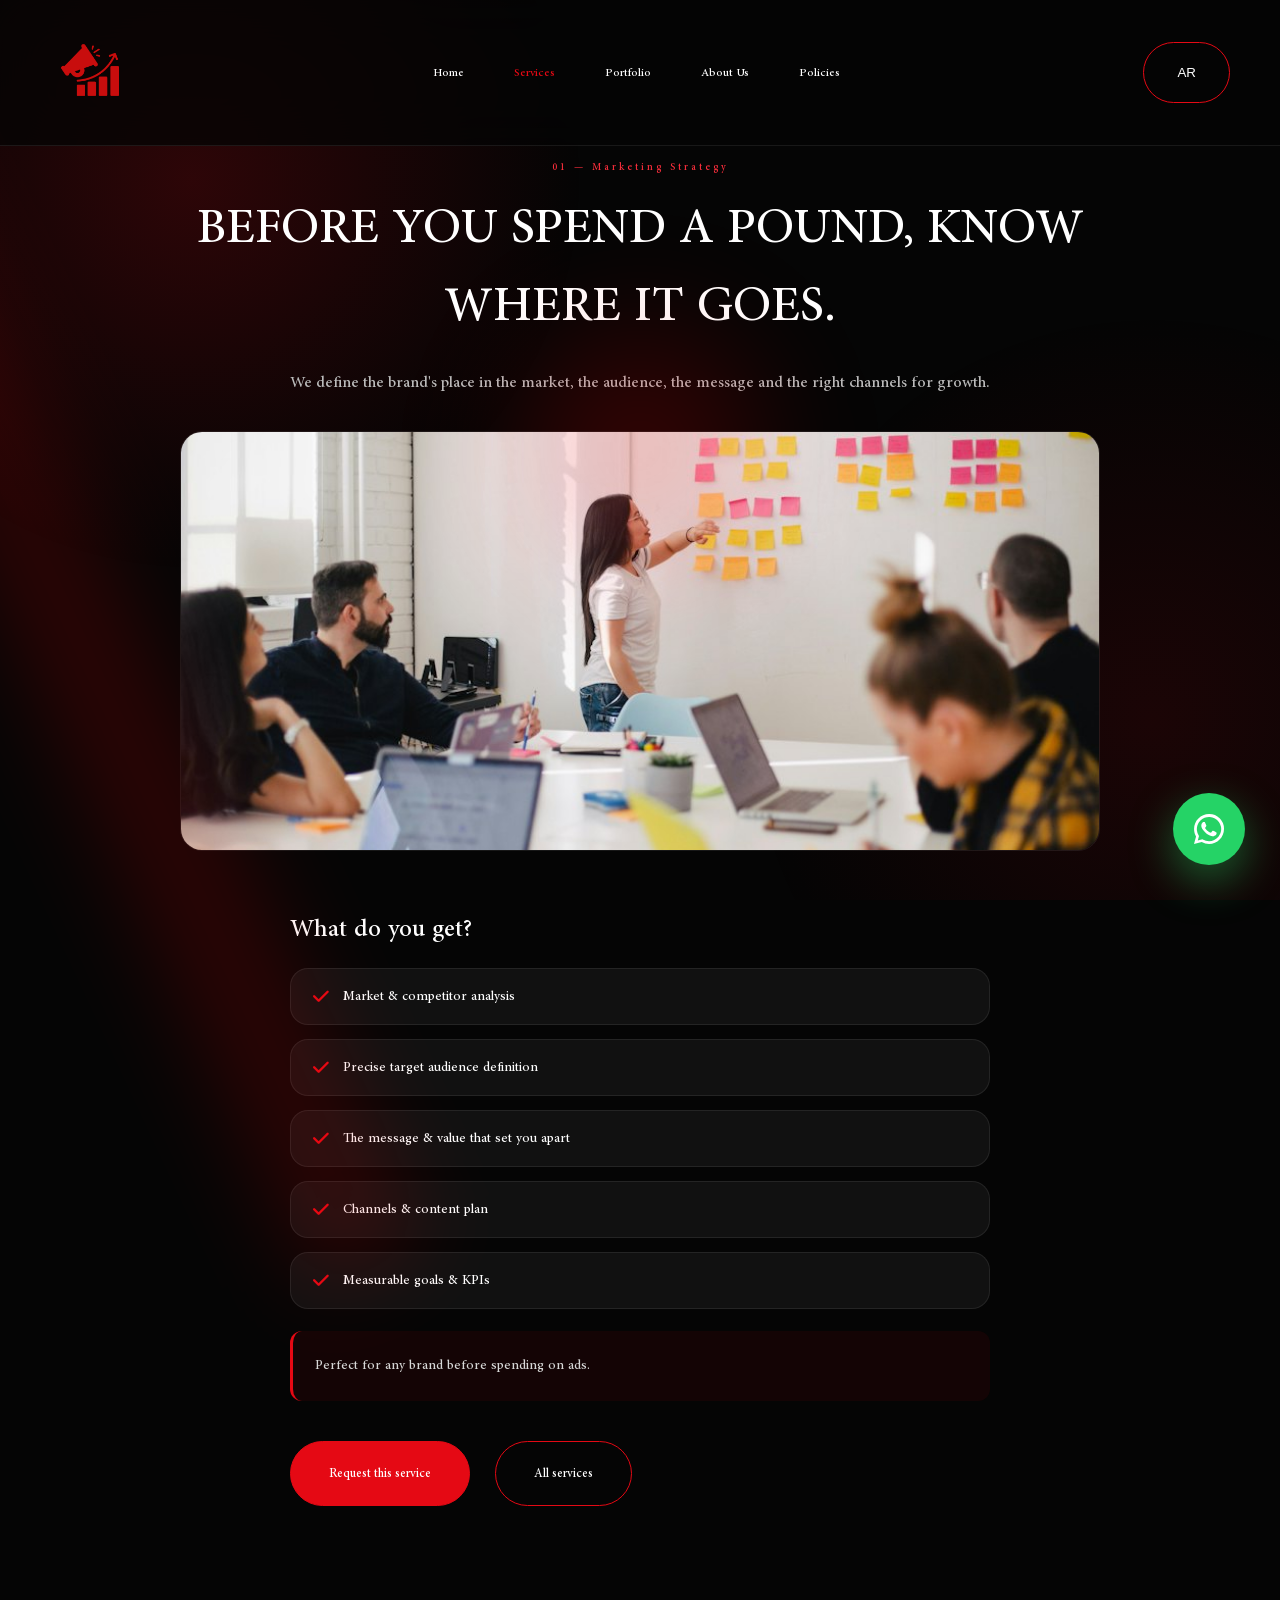
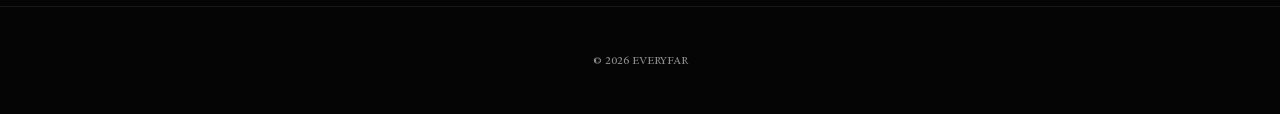
<file: service-strategy.html>
<!DOCTYPE html>
<html lang="ar" dir="rtl">
<head>
<meta charset="UTF-8">
<meta name="viewport" content="width=device-width, initial-scale=1.0">
<link rel="icon" type="image/png" href="assets/images/logo.png">
<link rel="apple-touch-icon" href="assets/images/logo.png">
<link rel="manifest" href="site.webmanifest">
<title>بناء استراتيجية تسويق رقمي للشركات | EVERYFAR</title>
<meta name="description" content="خدمة بناء استراتيجية تسويق في EVERYFAR: تحليل السوق والمنافسين، تحديد الجمهور والرسالة، خطة القنوات والمحتوى وأهداف قابلة للقياس قبل صرف أي جنيه إعلانات.">
<meta name="keywords" content="استراتيجية تسويق, خطة تسويقية, تحليل السوق والمنافسين, تحديد الجمهور المستهدف, EVERYFAR">
<meta name="author" content="EVERYFAR">
<meta name="robots" content="index, follow, max-image-preview:large">
<meta name="theme-color" content="#0b0b0f">
<link rel="canonical" href="https://everyfar.vercel.app/service-strategy.html">
<meta property="og:type" content="website">
<meta property="og:site_name" content="EVERYFAR">
<meta property="og:locale" content="ar_EG">
<meta property="og:url" content="https://everyfar.vercel.app/service-strategy.html">
<meta property="og:title" content="بناء استراتيجية تسويق | EVERYFAR">
<meta property="og:description" content="قبل ما تصرف جنيه اعرف رايح فين: تحليل سوق ومنافسين وجمهور وخطة قنوات.">
<meta property="og:image" content="https://everyfar.vercel.app/assets/images/services/strategy.jpg">
<meta name="twitter:card" content="summary_large_image">
<meta name="twitter:title" content="استراتيجية تسويق | EVERYFAR">
<meta name="twitter:description" content="خطة تسويقية واضحة بأهداف وأرقام وقنوات نمو.">
<meta name="twitter:image" content="https://everyfar.vercel.app/assets/images/services/strategy.jpg">
<link rel="preconnect" href="https://fonts.googleapis.com">
<link rel="preconnect" href="https://fonts.gstatic.com" crossorigin>
<link rel="stylesheet" href="css/style.css">
<link rel="stylesheet" href="https://cdnjs.cloudflare.com/ajax/libs/font-awesome/6.7.2/css/all.min.css">
<script type="application/ld+json">
{"@context":"https://schema.org","@type":"Service","name":"بناء استراتيجية تسويق رقمي","provider":{"@type":"ProfessionalService","name":"EVERYFAR","url":"https://everyfar.vercel.app/"},"url":"https://everyfar.vercel.app/service-strategy.html","description":"تحليل السوق والمنافسين وتحديد الجمهور والرسالة وخطة القنوات والمحتوى.","areaServed":"EG","inLanguage":"ar"}
</script>
</head>
<body>
<header>
<nav>
<div class="logo"><a href="index.html"><img src="assets/images/logo.png" alt="EVERYFAR وكالة تسويق رقمي في مصر - لوجو"></a></div>
<ul id="navList">
<li><a href="index.html" data-ar="الرئيسية" data-en="Home">الرئيسية</a></li>
<li><a href="services.html" class="active" data-ar="خدماتنا" data-en="Services">خدماتنا</a></li>
<li><a href="index.html#portfolio" data-ar="أعمالنا" data-en="Portfolio">أعمالنا</a></li>
<li><a href="about.html" data-ar="من نحن" data-en="About Us">من نحن</a></li>
<li><a href="policies.html" data-ar="السياسات" data-en="Policies">السياسات</a></li>
</ul>
<div class="actions">
<button id="lang" class="lang-btn" type="button">EN</button>
<button class="menu-toggle" id="menuToggle" aria-label="Toggle menu" aria-expanded="false" type="button"><span></span><span></span><span></span></button>
</div>
</nav>
</header>
<main>
<section class="detail-hero">
<p class="eyebrow">01 — <span data-ar="استراتيجية التسويق" data-en="Marketing Strategy">استراتيجية التسويق</span></p>
<h1 data-ar="قبل ما تصرف جنيه.. اعرف رايح فين." data-en="BEFORE YOU SPEND A POUND, KNOW WHERE IT GOES.">قبل ما تصرف جنيه.. اعرف رايح فين.</h1>
<p class="lede" data-ar="بنحدد مكان البراند في السوق، الجمهور، الرسالة، والقنوات المناسبة للنمو."
   data-en="We define the brand's place in the market, the audience, the message and the right channels for growth.">بنحدد مكان البراند في السوق، الجمهور، الرسالة، والقنوات المناسبة للنمو.</p>
<div class="detail-img"><img src="assets/images/services/strategy.jpg" alt="بناء استراتيجية تسويق رقمي للشركات - EVERYFAR" loading="lazy" decoding="async"></div>
</section>
<section class="detail-body">
<h2 data-ar="إيه اللي هتستلمه؟" data-en="What do you get?">إيه اللي هتستلمه؟</h2>
<ul class="why-list">
<li><i class="fa-solid fa-check"></i><span data-ar="تحليل السوق والمنافسين" data-en="Market & competitor analysis">تحليل السوق والمنافسين</span></li>
<li><i class="fa-solid fa-check"></i><span data-ar="تحديد الجمهور المستهدف بدقة" data-en="Precise target audience definition">تحديد الجمهور المستهدف بدقة</span></li>
<li><i class="fa-solid fa-check"></i><span data-ar="الرسالة والقيمة اللي تميزك" data-en="The message & value that set you apart">الرسالة والقيمة اللي تميزك</span></li>
<li><i class="fa-solid fa-check"></i><span data-ar="خطة القنوات والمحتوى" data-en="Channels & content plan">خطة القنوات والمحتوى</span></li>
<li><i class="fa-solid fa-check"></i><span data-ar="أهداف وأرقام قابلة للقياس" data-en="Measurable goals & KPIs">أهداف وأرقام قابلة للقياس</span></li>
</ul>
<p class="best-for" data-ar="مناسبة لأي براند قبل ما يبدأ يصرف على الإعلانات." data-en="Perfect for any brand before spending on ads.">مناسبة لأي براند قبل ما يبدأ يصرف على الإعلانات.</p>
<div class="buttons">
<a href="https://wa.me/201551371870" data-ar="اطلب الخدمة" data-en="Request this service" data-order-ar="استراتيجية التسويق" data-order-en="Marketing Strategy">اطلب الخدمة</a>
<a href="services.html" data-ar="كل الخدمات" data-en="All services">كل الخدمات</a>
</div>
</section>
</main>
<footer><p>© 2026 EVERYFAR</p></footer>
<a href="https://wa.me/201551371870" class="whatsapp-float" target="_blank" aria-label="WhatsApp">
<svg xmlns="http://www.w3.org/2000/svg" width="30" height="30" fill="white" viewBox="0 0 24 24"><path d="M20.52 3.48A11.8 11.8 0 0 0 12.04 0C5.43 0 .05 5.38.05 12c0 2.12.55 4.19 1.6 6.02L0 24l6.18-1.62A11.95 11.95 0 0 0 12.04 24C18.66 24 24 18.62 24 12a11.8 11.8 0 0 0-3.48-8.52ZM12.04 21.8a9.8 9.8 0 0 1-5-1.37l-.36-.22-3.66.96.98-3.57-.24-.37A9.74 9.74 0 1 1 12.04 21.8Zm5.37-7.35c-.3-.15-1.78-.88-2.05-.98-.27-.1-.47-.15-.67.15-.2.3-.77.98-.95 1.18-.17.2-.35.22-.65.08-.3-.15-1.28-.47-2.43-1.5-.9-.8-1.5-1.78-1.68-2.08-.18-.3-.02-.46.13-.6.13-.13.3-.35.45-.52.15-.17.2-.3.3-.5.1-.2.05-.37-.02-.52-.08-.15-.67-1.62-.92-2.22-.24-.58-.48-.5-.67-.51h-.57c-.2 0-.52.08-.8.37-.27.3-1.05 1.03-1.05 2.5s1.08 2.9 1.23 3.1c.15.2 2.13 3.25 5.16 4.56.72.31 1.28.5 1.72.64.72.23 1.38.2 1.9.12.58-.08 1.78-.73 2.03-1.43.25-.7.25-1.3.18-1.43-.08-.13-.28-.2-.58-.35Z"/></svg>
</a>
<div class="mouse-glow" aria-hidden="true"></div>
<div class="red-light" aria-hidden="true"></div>
<script>window.__SKIP_AUTO_LANG__ = true;</script>
<script src="js/script.js"></script>
<script src="js/policies-lang.js"></script>
</body>
</html>
</file>
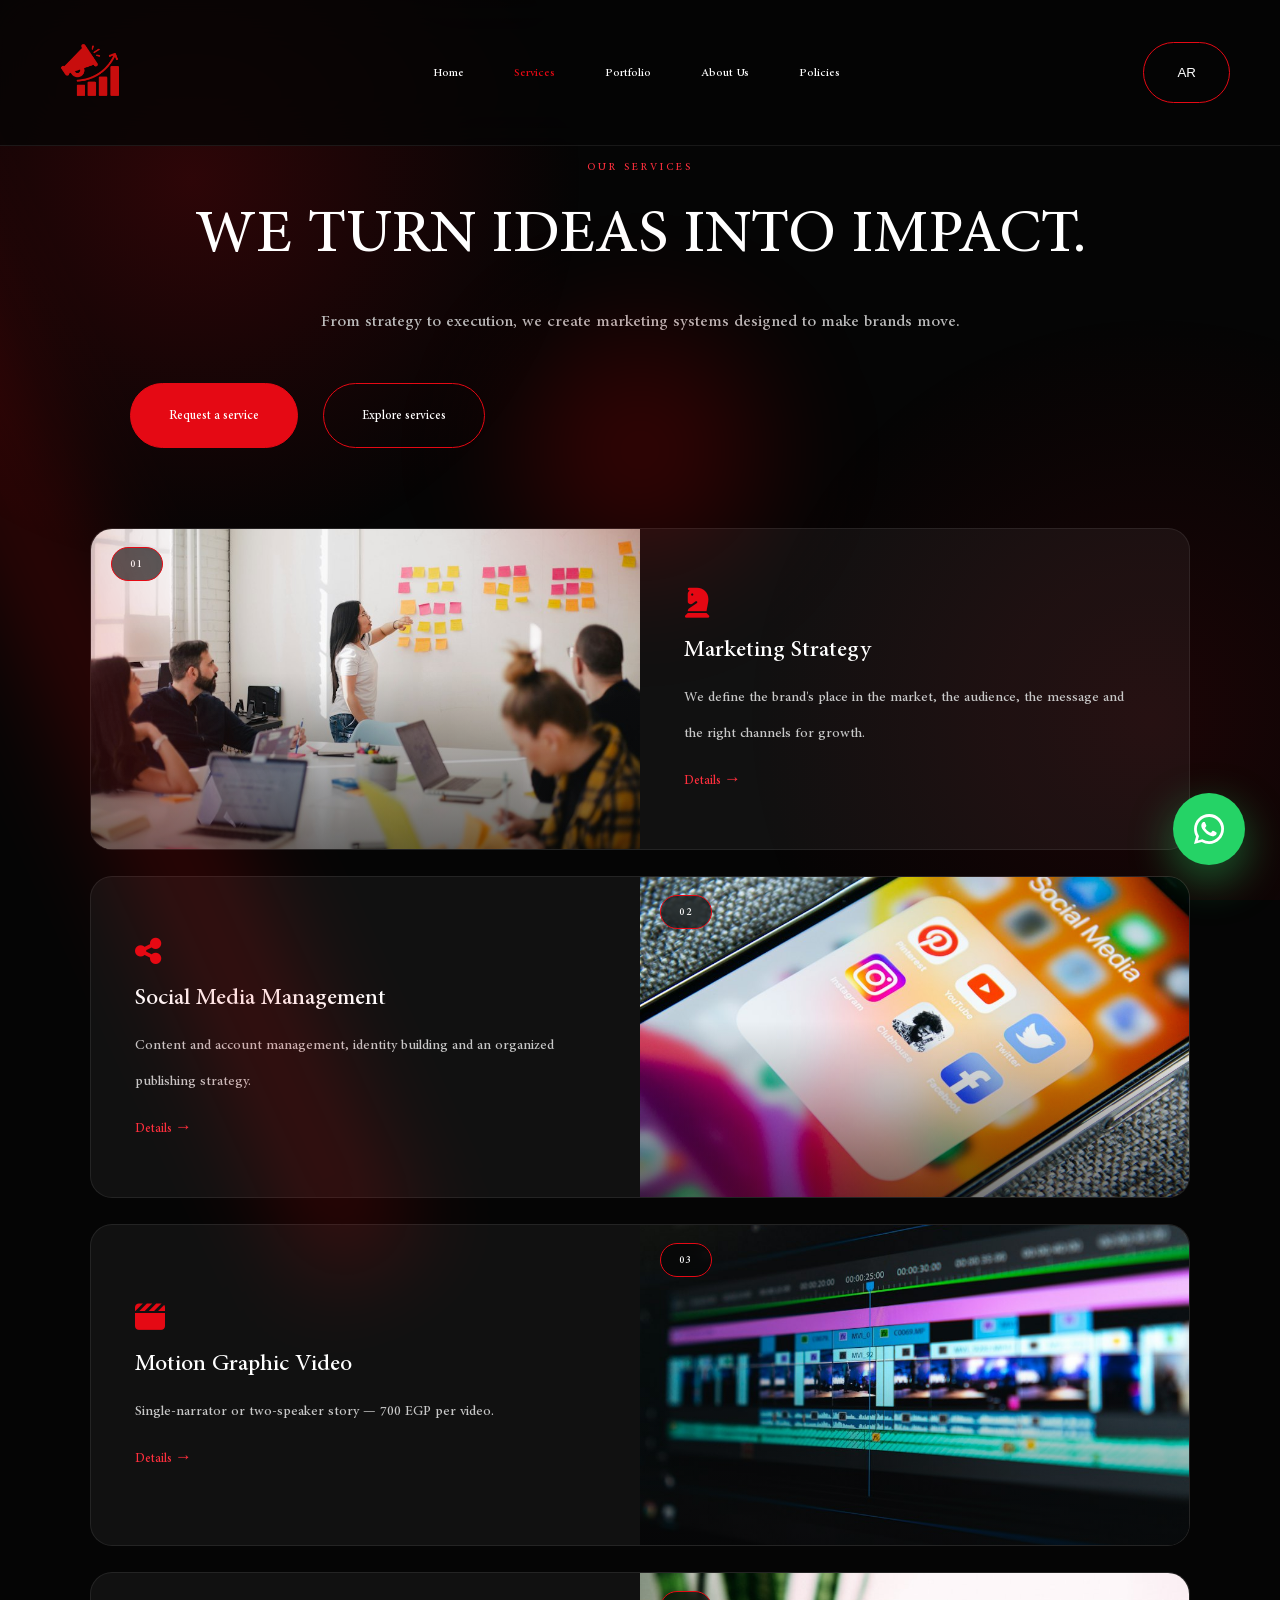
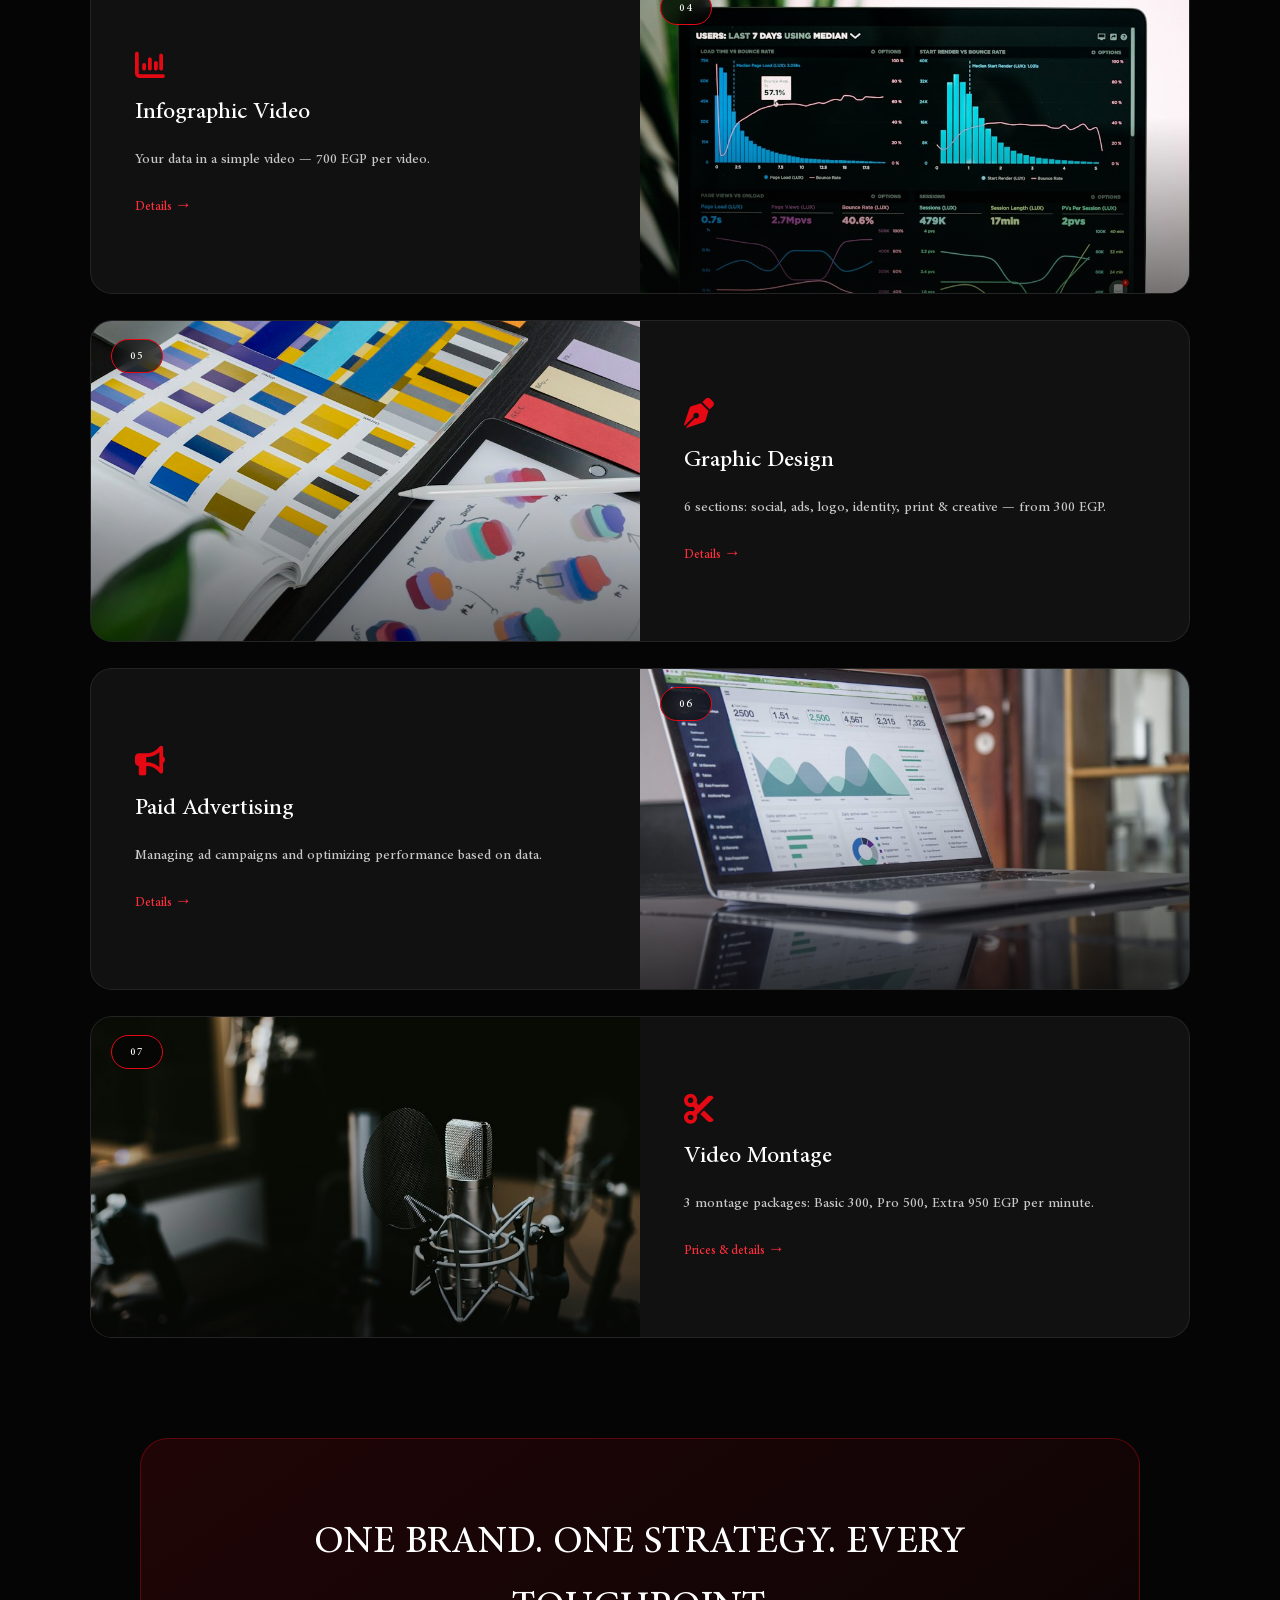
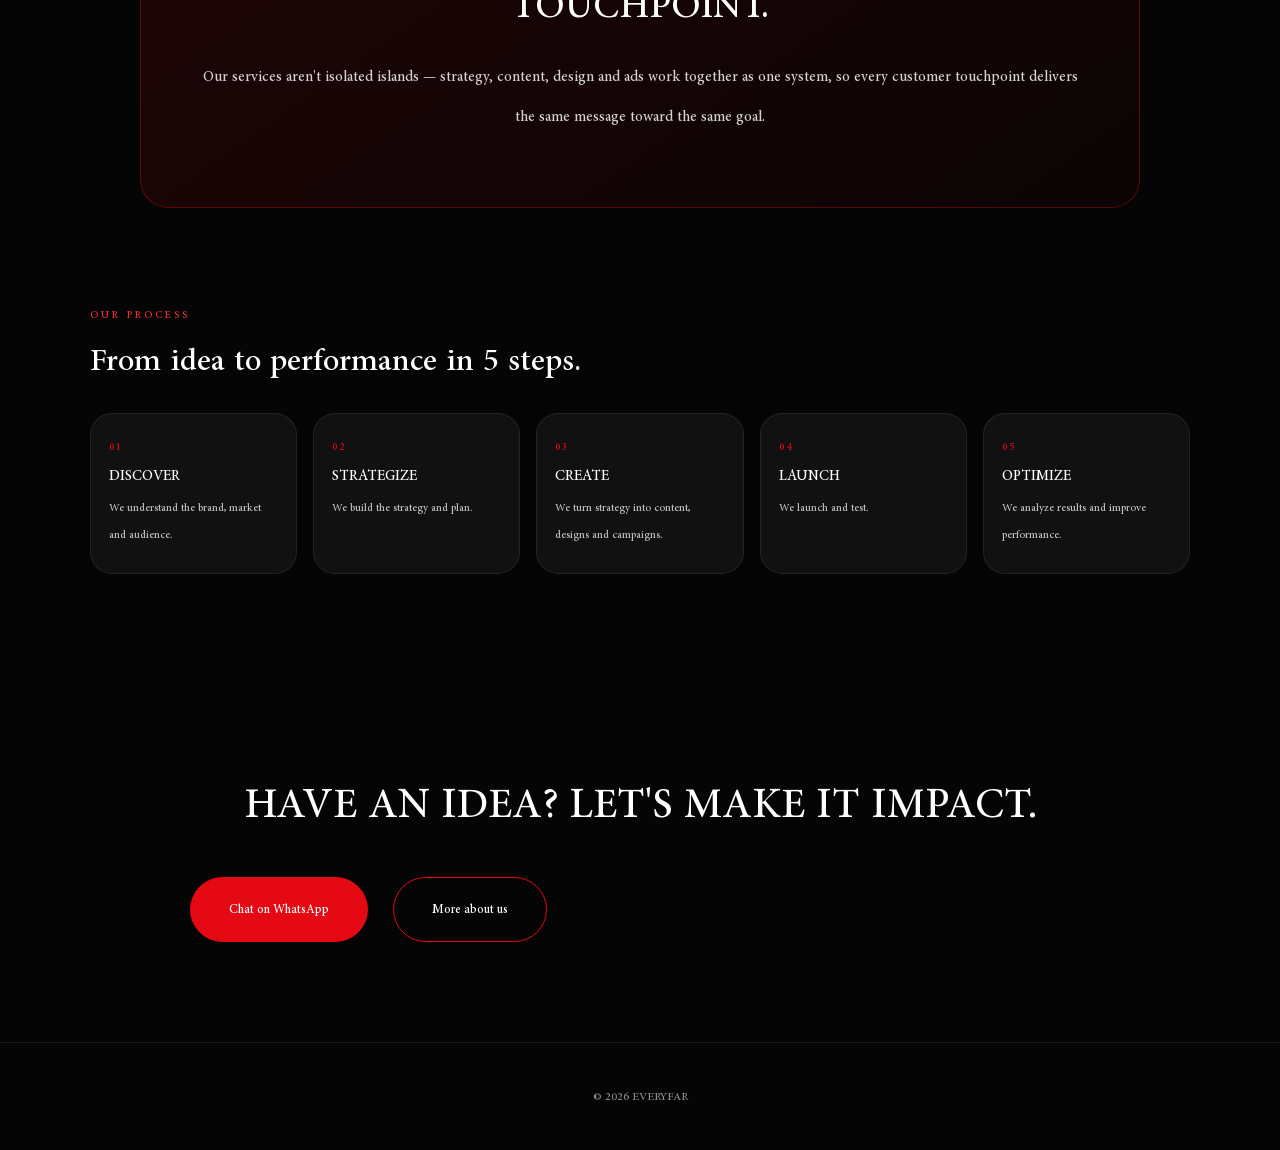
<file: services.html>
<!DOCTYPE html>
<html lang="ar" dir="rtl">
<head>
<meta charset="UTF-8">
<meta name="viewport" content="width=device-width, initial-scale=1.0">
<link rel="icon" type="image/png" href="assets/images/logo.png">
<link rel="apple-touch-icon" href="assets/images/logo.png">
<link rel="manifest" href="site.webmanifest">
<title>خدمات التسويق الرقمي | سوشيال ميديا وإعلانات وموشن - EVERYFAR</title>
<meta name="description" content="خدمات EVERYFAR للتسويق الرقمي: استراتيجية تسويق، إدارة سوشيال ميديا، فيديو موشن جرافيك، انفو جرافيك، جرافيك ديزاين وهوية، إعلانات ممولة ومونتاج فيديو. منظومة واحدة تنقل براندك لقدام.">
<meta name="keywords" content="خدمات التسويق الرقمي, ادارة سوشيال ميديا, اعلانات ممولة, موشن جرافيك, انفو جرافيك, جرافيك ديزاين, هوية بصرية, مونتاج فيديو, استراتيجية تسويق">
<meta name="author" content="EVERYFAR">
<meta name="robots" content="index, follow, max-image-preview:large">
<meta name="theme-color" content="#0b0b0f">
<link rel="canonical" href="https://everyfar.vercel.app/services.html">
<link rel="alternate" hreflang="ar" href="https://everyfar.vercel.app/services.html">
<link rel="alternate" hreflang="x-default" href="https://everyfar.vercel.app/services.html">
<meta property="og:type" content="website">
<meta property="og:site_name" content="EVERYFAR">
<meta property="og:locale" content="ar_EG">
<meta property="og:url" content="https://everyfar.vercel.app/services.html">
<meta property="og:title" content="خدمات التسويق الرقمي | EVERYFAR - بنحول الأفكار لتأثير">
<meta property="og:description" content="استراتيجية، سوشيال ميديا، موشن، انفو جرافيك، ديزاين، إعلانات ممولة ومونتاج - منظومة واحدة.">
<meta property="og:image" content="https://everyfar.vercel.app/assets/images/services/strategy.jpg">
<meta name="twitter:card" content="summary_large_image">
<meta name="twitter:title" content="خدمات التسويق الرقمي | EVERYFAR">
<meta name="twitter:description" content="7 خدمات تسويقية متكاملة: من الاستراتيجية للتنفيذ والنمو.">
<meta name="twitter:image" content="https://everyfar.vercel.app/assets/images/services/strategy.jpg">
<link rel="preconnect" href="https://fonts.googleapis.com">
<link rel="preconnect" href="https://fonts.gstatic.com" crossorigin>
<link rel="stylesheet" href="css/style.css">
<link rel="stylesheet" href="https://cdnjs.cloudflare.com/ajax/libs/font-awesome/6.7.2/css/all.min.css">
<script type="application/ld+json">
{"@context":"https://schema.org","@type":"ItemList","name":"خدمات EVERYFAR للتسويق الرقمي","itemListElement":[{"@type":"ListItem","position":1,"url":"https://everyfar.vercel.app/service-strategy.html","name":"استراتيجية التسويق"},{"@type":"ListItem","position":2,"url":"https://everyfar.vercel.app/service-social.html","name":"إدارة السوشيال ميديا"},{"@type":"ListItem","position":3,"url":"https://everyfar.vercel.app/service-motion.html","name":"فيديو موشن جرافيك"},{"@type":"ListItem","position":4,"url":"https://everyfar.vercel.app/service-infographic.html","name":"فيديو انفو جرافيك"},{"@type":"ListItem","position":5,"url":"https://everyfar.vercel.app/service-design.html","name":"جرافيك ديزاين وهوية بصرية"},{"@type":"ListItem","position":6,"url":"https://everyfar.vercel.app/service-ads.html","name":"الإعلانات الممولة"},{"@type":"ListItem","position":7,"url":"https://everyfar.vercel.app/service-montage.html","name":"مونتاج الفيديو"}]}
</script>
</head>
<body>

<header>
<nav>
<div class="logo">
<a href="index.html"><img src="assets/images/logo.png" alt="EVERYFAR وكالة تسويق رقمي في مصر - لوجو"></a>
</div>
<ul id="navList">
<li><a href="index.html" data-ar="الرئيسية" data-en="Home">الرئيسية</a></li>
<li><a href="services.html" class="active" data-ar="خدماتنا" data-en="Services">خدماتنا</a></li>
<li><a href="index.html#portfolio" data-ar="أعمالنا" data-en="Portfolio">أعمالنا</a></li>
<li><a href="about.html" data-ar="من نحن" data-en="About Us">من نحن</a></li>
<li><a href="policies.html" data-ar="السياسات" data-en="Policies">السياسات</a></li>
</ul>
<div class="actions">
<button id="lang" class="lang-btn" type="button">EN</button>
<button class="menu-toggle" id="menuToggle" aria-label="Toggle menu" aria-expanded="false" type="button">
<span></span>
<span></span>
<span></span>
</button>
</div>
</nav>
</header>

<main>

<!-- HERO -->
<section id="services-hero">
<p class="eyebrow" data-ar="خدماتنا" data-en="OUR SERVICES">خدماتنا</p>
<h1 data-ar="بنحوّل الأفكار لتأثير حقيقي." data-en="WE TURN IDEAS INTO IMPACT.">بنحوّل الأفكار لتأثير حقيقي.</h1>
<p class="lede" data-ar="من الاستراتيجية للتنفيذ، بنبني منظومات تسويقية مصممة عشان تحرّك البراند لقدام."
   data-en="From strategy to execution, we create marketing systems designed to make brands move.">من الاستراتيجية للتنفيذ، بنبني منظومات تسويقية مصممة عشان تحرّك البراند لقدام.</p>
<div class="buttons">
<a href="https://wa.me/201551371870" data-ar="اطلب خدمتك" data-en="Request a service">اطلب خدمتك</a>
<a href="#services-list" data-ar="استكشف الخدمات" data-en="Explore services">استكشف الخدمات</a>
</div>
</section>

<!-- SERVICES LIST -->
<section id="services-list">

<div class="service-row">
<div class="service-img"><img src="assets/images/services/strategy.jpg" alt="بناء استراتيجية تسويق رقمي للشركات - EVERYFAR" loading="lazy"><span class="service-num">01</span></div>
<div class="service-info">
<i class="fa-solid fa-chess-knight"></i>
<h2 data-ar="استراتيجية التسويق" data-en="Marketing Strategy">استراتيجية التسويق</h2>
<p data-ar="بنحدد مكان البراند في السوق، الجمهور، الرسالة، والقنوات المناسبة للنمو."
   data-en="We define the brand's place in the market, the audience, the message and the right channels for growth.">بنحدد مكان البراند في السوق، الجمهور، الرسالة، والقنوات المناسبة للنمو.</p>
<a class="service-link" href="service-strategy.html" data-ar="اعرف أكتر ←" data-en="Details →">اعرف أكتر ←</a>
</div>
</div>

<div class="service-row flip">
<div class="service-img"><img src="assets/images/services/social.jpg" alt="إدارة السوشيال ميديا للشركات والمتاجر - EVERYFAR" loading="lazy"><span class="service-num">02</span></div>
<div class="service-info">
<i class="fa-solid fa-share-nodes"></i>
<h2 data-ar="إدارة السوشيال ميديا" data-en="Social Media Management">إدارة السوشيال ميديا</h2>
<p data-ar="إدارة المحتوى والحسابات، بناء الهوية، وتنظيم استراتيجية النشر."
   data-en="Content and account management, identity building and an organized publishing strategy.">إدارة المحتوى والحسابات، بناء الهوية، وتنظيم استراتيجية النشر.</p>
<a class="service-link" href="service-social.html" data-ar="اعرف أكتر ←" data-en="Details →">اعرف أكتر ←</a>
</div>
</div>

<div class="service-row flip">
<div class="service-img"><img src="assets/images/services/motion.jpg" alt="تصميم فيديو موشن جرافيك احترافي - EVERYFAR" loading="lazy"><span class="service-num">03</span></div>
<div class="service-info">
<i class="fa-solid fa-clapperboard"></i>
<h2 data-ar="فيديو موشن جرافيك" data-en="Motion Graphic Video">فيديو موشن جرافيك</h2>
<p data-ar="قصة براوي واحد أو قصة بـ 2 متحدثين — 700 جنيه للفيديو."
   data-en="Single-narrator or two-speaker story — 700 EGP per video.">قصة براوي واحد أو قصة بـ 2 متحدثين — 700 جنيه للفيديو.</p>
<a class="service-link" href="service-motion.html" data-ar="اعرف أكتر ←" data-en="Details →">اعرف أكتر ←</a>
</div>
</div>

<div class="service-row flip">
<div class="service-img"><img src="assets/images/services/infographic.jpg" alt="تصميم فيديو انفو جرافيك للبيانات - EVERYFAR" loading="lazy"><span class="service-num">04</span></div>
<div class="service-info">
<i class="fa-solid fa-chart-column"></i>
<h2 data-ar="فيديو انفو جرافيك" data-en="Infographic Video">فيديو انفو جرافيك</h2>
<p data-ar="بياناتك وأرقامك في فيديو بسيط — 700 جنيه للفيديو."
   data-en="Your data in a simple video — 700 EGP per video.">بياناتك وأرقامك في فيديو بسيط — 700 جنيه للفيديو.</p>
<a class="service-link" href="service-infographic.html" data-ar="اعرف أكتر ←" data-en="Details →">اعرف أكتر ←</a>
</div>
</div>

<div class="service-row">
<div class="service-img"><img src="assets/images/services/design.jpg" alt="تصميم جرافيك وهوية بصرية للبراندات - EVERYFAR" loading="lazy"><span class="service-num">05</span></div>
<div class="service-info">
<i class="fa-solid fa-pen-nib"></i>
<h2 data-ar="جرافيك ديزاين" data-en="Graphic Design">جرافيك ديزاين</h2>
<p data-ar="6 أقسام: سوشيال وإعلاني ولوجو وهوية ومطبوعات وكريتيف — من 300 جنيه."
   data-en="6 sections: social, ads, logo, identity, print & creative — from 300 EGP.">6 أقسام: سوشيال وإعلاني ولوجو وهوية ومطبوعات وكريتيف — من 300 جنيه.</p>
<a class="service-link" href="service-design.html" data-ar="اعرف أكتر ←" data-en="Details →">اعرف أكتر ←</a>
</div>
</div>

<div class="service-row flip">
<div class="service-img"><img src="assets/images/services/ads.jpg" alt="إدارة الحملات الإعلانية الممولة - EVERYFAR" loading="lazy"><span class="service-num">06</span></div>
<div class="service-info">
<i class="fa-solid fa-bullhorn"></i>
<h2 data-ar="الإعلانات الممولة" data-en="Paid Advertising">الإعلانات الممولة</h2>
<p data-ar="إدارة الحملات الإعلانية وتحسين الأداء بناءً على البيانات."
   data-en="Managing ad campaigns and optimizing performance based on data.">إدارة الحملات الإعلانية وتحسين الأداء بناءً على البيانات.</p>
<a class="service-link" href="service-ads.html" data-ar="اعرف أكتر ←" data-en="Details →">اعرف أكتر ←</a>
</div>
</div>

<div class="service-row">
<div class="service-img"><img src="assets/images/services/montage.jpg" alt="مونتاج فيديو احترافي للسوشيال ميديا - EVERYFAR" loading="lazy"><span class="service-num">07</span></div>
<div class="service-info">
<i class="fa-solid fa-scissors"></i>
<h2 data-ar="مونتاج الفيديو" data-en="Video Montage">مونتاج الفيديو</h2>
<p data-ar="3 باقات مونتاج: بيزك 300، احترافي 500، إكسترا 950 جنيه للدقيقة."
   data-en="3 montage packages: Basic 300, Pro 500, Extra 950 EGP per minute.">3 باقات مونتاج: بيزك 300، احترافي 500، إكسترا 950 جنيه للدقيقة.</p>
<a class="service-link" href="service-montage.html" data-ar="الأسعار والتفاصيل ←" data-en="Prices & details →">الأسعار والتفاصيل ←</a>
</div>
</div>

</section>

<!-- FEATURE BAND -->
<section id="one-brand">
<h2 data-ar="براند واحد. استراتيجية واحدة. كل نقطة تواصل." data-en="ONE BRAND. ONE STRATEGY. EVERY TOUCHPOINT.">براند واحد. استراتيجية واحدة. كل نقطة تواصل.</h2>
<p data-ar="خدماتنا مش جزر منفصلة — الاستراتيجية والمحتوى والتصميم والإعلانات بيشتغلوا مع بعض كمنظومة واحدة عشان كل نقطة تواصل مع العميل تقول نفس الرسالة وتحقق نفس الهدف."
   data-en="Our services aren't isolated islands — strategy, content, design and ads work together as one system, so every customer touchpoint delivers the same message toward the same goal.">خدماتنا مش جزر منفصلة — الاستراتيجية والمحتوى والتصميم والإعلانات بيشتغلوا مع بعض كمنظومة واحدة عشان كل نقطة تواصل مع العميل تقول نفس الرسالة وتحقق نفس الهدف.</p>
</section>

<!-- PROCESS -->
<section id="services-process">
<p class="eyebrow" data-ar="طريقة شغلنا" data-en="OUR PROCESS">طريقة شغلنا</p>
<h2 data-ar="من الفكرة للأداء في 5 خطوات." data-en="From idea to performance in 5 steps.">من الفكرة للأداء في 5 خطوات.</h2>
<div class="process-timeline">
<div class="step"><span class="num">01</span><h3 data-ar="نفهم" data-en="DISCOVER">نفهم</h3><p data-ar="نفهم البراند والسوق والجمهور." data-en="We understand the brand, market and audience.">نفهم البراند والسوق والجمهور.</p></div>
<div class="step"><span class="num">02</span><h3 data-ar="نخطط" data-en="STRATEGIZE">نخطط</h3><p data-ar="نبني الاستراتيجية والخطة." data-en="We build the strategy and plan.">نبني الاستراتيجية والخطة.</p></div>
<div class="step"><span class="num">03</span><h3 data-ar="نبدع" data-en="CREATE">نبدع</h3><p data-ar="نحوّل الاستراتيجية لمحتوى وتصميمات وحملات." data-en="We turn strategy into content, designs and campaigns.">نحوّل الاستراتيجية لمحتوى وتصميمات وحملات.</p></div>
<div class="step"><span class="num">04</span><h3 data-ar="نطلق" data-en="LAUNCH">نطلق</h3><p data-ar="نطلق ونختبر." data-en="We launch and test.">نطلق ونختبر.</p></div>
<div class="step"><span class="num">05</span><h3 data-ar="نطوّر" data-en="OPTIMIZE">نطوّر</h3><p data-ar="نحلل النتائج ونطور الأداء." data-en="We analyze results and improve performance.">نحلل النتائج ونطور الأداء.</p></div>
</div>
</section>

<!-- CTA -->
<section id="services-cta">
<h2 data-ar="عندك فكرة؟ نحوّلها لتأثير." data-en="HAVE AN IDEA? LET'S MAKE IT IMPACT.">عندك فكرة؟ نحوّلها لتأثير.</h2>
<div class="buttons">
<a href="https://wa.me/201551371870" data-ar="كلمنا واتساب" data-en="Chat on WhatsApp">كلمنا واتساب</a>
<a href="about.html" data-ar="اعرف عنا أكتر" data-en="More about us">اعرف عنا أكتر</a>
</div>
</section>

</main>

<footer>
<p>© 2026 EVERYFAR</p>
</footer>

<a href="https://wa.me/201551371870" class="whatsapp-float" target="_blank" aria-label="WhatsApp">
<svg xmlns="http://www.w3.org/2000/svg" width="30" height="30" fill="white" viewBox="0 0 24 24"><path d="M20.52 3.48A11.8 11.8 0 0 0 12.04 0C5.43 0 .05 5.38.05 12c0 2.12.55 4.19 1.6 6.02L0 24l6.18-1.62A11.95 11.95 0 0 0 12.04 24C18.66 24 24 18.62 24 12a11.8 11.8 0 0 0-3.48-8.52ZM12.04 21.8a9.8 9.8 0 0 1-5-1.37l-.36-.22-3.66.96.98-3.57-.24-.37A9.74 9.74 0 1 1 12.04 21.8Zm5.37-7.35c-.3-.15-1.78-.88-2.05-.98-.27-.1-.47-.15-.67.15-.2.3-.77.98-.95 1.18-.17.2-.35.22-.65.08-.3-.15-1.28-.47-2.43-1.5-.9-.8-1.5-1.78-1.68-2.08-.18-.3-.02-.46.13-.6.13-.13.3-.35.45-.52.15-.17.2-.3.3-.5.1-.2.05-.37-.02-.52-.08-.15-.67-1.62-.92-2.22-.24-.58-.48-.5-.67-.51h-.57c-.2 0-.52.08-.8.37-.27.3-1.05 1.03-1.05 2.5s1.08 2.9 1.23 3.1c.15.2 2.13 3.25 5.16 4.56.72.31 1.28.5 1.72.64.72.23 1.38.2 1.9.12.58-.08 1.78-.73 2.03-1.43.25-.7.25-1.3.18-1.43-.08-.13-.28-.2-.58-.35Z"/></svg>
</a>

<div class="mouse-glow" aria-hidden="true"></div>
<div class="red-light" aria-hidden="true"></div>
<script>window.__SKIP_AUTO_LANG__ = true;</script>
<script src="js/script.js"></script>
<script src="js/policies-lang.js"></script>
</body>
</html>
</file>
<file: css/style.css>
/* =====================================
   EVERYFAR V1 - STYLE.CSS
   Premium Foundation
===================================== */
@font-face {
    font-family: "AdobeArabic";
    src: url("../assets/fonts/ArbFONTS-22016-adobearabic.ttf") format("truetype");
    font-weight: normal;
    font-style: normal;
    font-display: swap;
}
@font-face {
    font-family: "AdobeArabic";
    src: url("../assets/fonts/ArbFONTS-22017-adobearabic.ttf") format("truetype");
    font-weight: bold;
    font-style: normal;
    font-display: swap;
}
.company-name{
    font-family:"AdobeArabic";
    font-size:clamp(46px, 14vw, 90px);
    font-weight:bold;
}


:root{
    --bg:#050505;
    --bg2:#101010;
    --primary:#E50914;
    --primary2:#ff2f3d;
    --text:#ffffff;
    --muted:#bcbcbc;
    --glass:rgba(255,255,255,.05);
    --border:rgba(255,255,255,.08);
    --radius:22px;
    --transition:.35s ease;
}

*{
    margin:0;
    padding:0;
    box-sizing:border-box;
    scroll-behavior:smooth;
}

body{
    font-family:'AdobeArabic',sans-serif;
    background:var(--bg);
    color:var(--text);
    overflow-x:hidden;
}

body::before{
    content:"";
    position:fixed;
    inset:0;
    background:
    radial-gradient(circle at 15% 20%,rgba(229,9,20,.18),transparent 30%),
    radial-gradient(circle at 90% 80%,rgba(229,9,20,.10),transparent 30%);
    z-index:-1;
}

header{
    position:fixed;
    top:0;
    width:100%;
    backdrop-filter:blur(26px);
    background:rgba(5,5,5,.75);
    border-bottom:1px solid var(--border);
    z-index:999;
}

nav{
    max-width:1800px;
    margin:auto;
    display:flex;
    justify-content:space-between;
    align-items:center;
    padding:30px 50px;
    position:relative;
}

.logo img{
    height:80px;
}

nav ul{
    display:flex;
    gap:50px;
    list-style:none;
}

.menu-toggle{
    display:none;
    flex-direction:column;
    justify-content:center;
    gap:6px;
    width:32px;
    height:24px;
    background:none;
    border:none;
    cursor:pointer;
    padding:0;
    z-index:1001;
}

.menu-toggle span{
    display:block;
    width:100%;
    height:2px;
    background:#fff;
    border-radius:2px;
    transition:var(--transition);
}

.menu-toggle.active span:nth-child(1){
    transform:translateY(8px) rotate(45deg);
}

.menu-toggle.active span:nth-child(2){
    opacity:0;
}

.menu-toggle.active span:nth-child(3){
    transform:translateY(-8px) rotate(-45deg);
}

nav a{
    color:#fff;
    text-decoration:none;
    transition:var(--transition);
}

nav a:hover{
    color:var(--primary);
}

.actions{
    display:flex;
    gap:25px;
    align-items:center;
}

#lang,
.actions a{
    padding:22px 33px;
    border-radius:999px;
    border:1px solid var(--primary);
    background:transparent;
    color:#fff;
    text-decoration:none;
    transition:var(--transition);
}

.actions a{
    background:var(--primary);
}

.actions a:hover,
#lang:hover{
    transform:translateY(-3px);
    box-shadow:0 0 30px rgba(229,9,20,.35);
}

#hero{
    min-height:100vh;
    display:grid;
    grid-template-columns:1fr 1fr;
    gap:70px;
    align-items:center;
    max-width:1400px;
    margin:auto;
    padding:150px 40px 80px;
}

.hero-content h1{
    font-size:clamp(40px, 13vw, 85px);
    line-height:1.05;
    margin:20px 0;
}

.hero-content h2{
    color:var(--primary2);
    margin-bottom:30px;
    font-size:clamp(16px, 4vw, 22px);
}

.hero-content p{
    color:var(--muted);
    font-size:clamp(19px, 6.5vw, 32px);
    line-height:1.8;
}

.buttons{
    display:flex;
    gap:25px;
    margin-top:40px;
}

.buttons a{
    padding:22px 38px;
    border-radius:999px;
    text-decoration:none;
    color:#fff;
    font-size:clamp(15px, 3.6vw, 17px);
    border:1px solid var(--primary);
    transition:var(--transition);
}

.buttons a:first-child{
    background:var(--primary);
}

.buttons a:hover{
    transform:translateY(-5px);
}

.hero-dashboard{

transition:none;
transform-style:preserve-3d;
will-change:transform;
    cursor: grab;

    direction:ltr;

    position:relative;

    overflow:visible;

    background:linear-gradient(145deg,#1a1a1a,#111);

    border:1px solid rgba(255,255,255,.08);

    border-radius:28px;

    padding:35px;

    box-shadow:
    0 0 50px rgba(0,0,0,.45),
    inset 0 0 20px rgba(255,255,255,.03);

}

.hero-dashboard::before{

content:"";

position:absolute;

width:320px;

height:320px;

background:rgba(229,9,20,.18);

filter:blur(90px);

border-radius:50%;

bottom:-120px;

left:-80px;

pointer-events:none;

z-index:0;

}

.dashboard-header{

display:flex;

justify-content:space-between;

align-items:center;

margin-bottom:30px;

}

.chart-placeholder{
    display:flex;
    align-items:center;
    justify-content:center;
    min-height:340px;
    color:#888;
}

section{
    max-width:1800px;
    margin:auto;
    padding:100px 50px;
}

#services{
    display:grid;
    gap:30px;
}

.service,
.project{
    background:var(--glass);
    border:1px solid var(--border);
    padding:30px;
    border-radius:var(--radius);
    transition:var(--transition);
}

.service:hover,
.project:hover{
    transform:translateY(-10px);
    border-color:var(--primary);
}

.portfolio-grid{
    display:grid;
    grid-template-columns:repeat(2,1fr);
    gap:25px;
}

#cta{
    text-align:center;
}

#cta a{
    display:inline-block;
    margin-top:30px;
    background:var(--primary);
    color:#fff;
    padding:25px 45px;
    border-radius:999px;
    text-decoration:none;
}

footer{
    padding:45px;
    border-top:1px solid var(--border);
    text-align:center;
    color:#8d8d8d;
}

@media(max-width:992px){
#hero,
.portfolio-grid{
grid-template-columns:1fr;
}

#hero{
    min-height:auto;
    padding:130px 24px 50px;
    gap:36px;
}

.hero-content{
    text-align:center;
}

.buttons{
    justify-content:center;
    container-type:inline-size;
}

.buttons a{
    padding:18px 30px;
    padding:clamp(16px, 7cqw, 24px) clamp(26px, 11cqw, 42px);
    font-size:17px;
    font-size:clamp(16px, 6.5cqw, 20px);
}

.menu-toggle{
    display:flex;
    width:42px;
    height:32px;
    gap:7px;
}

.menu-toggle span{
    height:3px;
}

nav ul{
    display:flex;
    flex-direction:column;
    gap:0;
    position:absolute;
    top:calc(100% + 1px);
    left:0;
    width:100%;
    background:rgba(5,5,5,.97);
    backdrop-filter:blur(20px);
    border-bottom:1px solid var(--border);
    max-height:0;
    overflow:hidden;
    transition:max-height .4s ease;
}

nav ul.active{
    max-height:600px;
}

nav ul li{
    width:100%;
    text-align:center;
    border-top:1px solid var(--border);
}

nav ul li a{
    display:block;
    padding:20px 0;
    padding:clamp(16px, 6vw, 26px) 0;
    font-size:20px;
    font-size:clamp(18px, 5.5vw, 24px);
    font-weight:600;
}

#lang,
.actions a{
    padding:18px 28px;
    padding:clamp(15px, 5vw, 22px) clamp(22px, 8vw, 34px);
    font-size:17px;
    font-size:clamp(15px, 4.5vw, 19px);
}

.logo img{
    height:68px;
}

.stat-card{
    padding:24px;
    padding:clamp(20px, 9cqw, 30px);
    border-radius:24px;
}

.stat-icon{
    font-size:26px;
    font-size:clamp(22px, 16cqw, 30px);
}

.notification-icon{
    width:54px;
    height:54px;
    width:clamp(46px, 16cqw, 60px);
    height:clamp(46px, 16cqw, 60px);
    font-size:22px;
    font-size:clamp(18px, 8cqw, 26px);
}

.dashboard-header h3{
    font-size:26px;
    font-size:clamp(22px, 7vw, 30px);
}

.stat-card h2{
    font-size:34px;
    font-size:clamp(28px, 18cqw, 40px);
}

section{
    padding:70px 24px;
}

.buttons{
    flex-wrap:wrap;
}
}

@media(max-width:480px){

#hero{
    padding:120px 20px 40px;
    gap:30px;
}

nav{
    padding:20px 24px;
}

.logo img{
    height:60px;
}

#lang,
.actions a{
    padding:16px 24px;
    font-size:17px;
}

.buttons{
    flex-direction:column;
    width:100%;
    gap:16px;
}

.buttons a{
    width:100%;
    text-align:center;
    padding:22px 0;
    font-size:19px;
}

.hero-dashboard{
    padding:24px;
}

.stat-card{
    padding:20px;
}

section{
    padding:70px 22px;
}

.policy-card{
    padding:22px;
}
}
.whatsapp-float{


position:fixed;

right:35px;

bottom:35px;

width:72px;

height:72px;

background:#25D366;

border-radius:50%;

display:flex;

align-items:center;

justify-content:center;

box-shadow:0 15px 45px rgba(37,211,102,.45);

z-index:99999;

transition:.35s;

animation:whatsappFloat 2s ease-in-out infinite;

}

.whatsapp-float:hover{

transform:scale(1.12);

box-shadow:0 20px 55px rgba(37,211,102,.7);

}

@keyframes whatsappFloat{

0%{

transform:translateY(0);

}

50%{

transform:translateY(-10px);

}

100%{

transform:translateY(0);

}

}
.company-name{

    font-family:"AdobeArabic", serif;

    font-size:clamp(46px, 14vw, 90px);

    font-weight:bold;

    letter-spacing:4px;

    color:#ffffff;

    line-height:1;

}
.company-subtitle{

font-size:22px;

letter-spacing:3px;

color:#d0d0d0;

}


/* ============================
   Dashboard
============================ */

.dashboard-header{

    display:flex;

    justify-content:space-between;

    align-items:center;

    margin-bottom:30px;

}

.dashboard-header h3{

    font-size:clamp(20px, 5.5vw, 28px);

    color:#ffffff;

    font-weight:700;

}

.live-status{

    display:flex;

    align-items:center;

    gap:8px;

    color:#4CFF7A;

    font-size:16px;

    font-weight:600;

}

.live-dot{

    width:10px;

    height:10px;

    background:#4CFF7A;

    border-radius:50%;

    box-shadow:0 0 12px #4CFF7A;

    animation:liveBlink 1s infinite;

}

@keyframes liveBlink{

    0%{

        opacity:1;

    }

    50%{

        opacity:.2;

    }

    100%{

        opacity:1;

    }

}
.chart{

    position:relative;

z-index:2;

    width:100%;

    height:250px;

    margin:25px 0;

    position:relative;

}
/* ==========================
   Dashboard Stats
========================== */

.stats{

    position:relative;

z-index:2;

    display:grid;

    grid-template-columns:repeat(2,1fr);

    gap:18px;

    margin-top:25px;

}

.stat-card{

    background:rgba(255,255,255,.05);

    border:1px solid rgba(255,255,255,.08);

    border-radius:18px;

    padding:20px;

    container-type:inline-size;

    transition:.35s;

}

.stat-card:hover{

    transform:translateY(-6px);

    border-color:#E50914;

    box-shadow:0 0 25px rgba(229,9,20,.25);

}

.stat-card h2{

    color:#E50914;

    font-size:clamp(26px, 7vw, 34px);

    margin-bottom:8px;

}

.stat-card p{

    color:#bdbdbd;

    font-size:15px;

}

/* ==========================
   Progress Bars
========================== */

.progress-bars{

    margin-top:30px;

}

.progress-item{

    margin-bottom:22px;

}

.progress-title{

    display:flex;

    justify-content:space-between;

    align-items:center;

    margin-bottom:8px;

    color:#ffffff;

    font-size:15px;

}

.progress-line{

    width:100%;

    height:10px;

    background:rgba(255,255,255,.08);

    border-radius:999px;

    overflow:hidden;

}

.progress-fill{

    width:0%;

    height:100%;

    background:linear-gradient(90deg,#E50914,#ff4040);

    border-radius:999px;

    transition:width 2s ease;

}

.facebook{

    width:94%;

}

.google{

    width:87%;

}

.tiktok{

    width:91%;

}

/* ==========================
   Notification
========================== */

.notification{

    position:relative;

z-index:2;

    margin-top:25px;

}

.notification-card{

    transition:
opacity .35s ease,
transform .35s ease,
border-color .35s ease;

    justify-content:flex-start;

    display:flex;

    align-items:center;

    gap:15px;

    padding:14px;

    container-type:inline-size;

    background:rgba(255,255,255,.05);

    border:1px solid rgba(255,255,255,.08);

    border-radius:18px;

    transition:.35s;

}

.notification-card:hover{

    border-color:#E50914;

    transform:translateY(-4px);

}

.notification-icon{

    width:50px;

    height:50px;

    border-radius:50%;

    background:rgba(229,9,20,.15);

    display:flex;

    justify-content:center;

    align-items:center;

    font-size:22px;

}

.notification-content h4{

    color:#ffffff;

    font-size:20px;

    margin:0;

}

.notification-content p{

    color:#9a9a9a;

    font-size:14px;

    margin-top:5px;

}

.notification-content{

    text-align:left;

}
.notification-icon{

width:42px;

height:42px;

font-size:18px;

}

.chart canvas{

    transition:transform .35s ease,
               filter .35s ease;

    cursor:pointer;

}

.chart canvas:hover{

    transform:scale(1.03);

    filter:drop-shadow(0 0 18px rgba(229,9,20,.45));

}

/* ===========================
   Dashboard Icons
=========================== */

.stat-label{

display:flex;

align-items:center;

gap:10px;

font-size:clamp(16px, 4.5vw, 22px);

font-weight:600;

}

.stat-icon{

font-size:20px;

color:#e50914;

transition:
transform .35s ease,
color .35s ease,
filter .35s ease;

}

.stat-card:hover .stat-icon{

transform:
rotate(-12deg)
scale(1.25);

filter:
drop-shadow(0 0 12px rgba(229,9,20,.7));

color:#ff2b2b;

}

/* ===========================
   Floating Social Cards
=========================== */

.floating-cards{

    margin-top:30px;

    position:relative;

    height:170px;

}

.social-card{


    display:flex;

    align-items:center;

    gap:15px;

    width:210px;

    padding:18px 22px;

    border-radius:18px;

    background:rgba(32,32,32,.95);

    backdrop-filter:blur(20px);

    border:1px solid rgba(255,255,255,.08);

    box-shadow:
    0 20px 50px rgba(0,0,0,.45);

    animation:floatCard 4s ease-in-out infinite;

    transition:.35s;

}

.social-card:hover{

    transform:translateY(-8px) scale(1.04);

    box-shadow:
    0 25px 60px rgba(229,9,20,.25);

}

.social-card i{

    font-size:32px;

    color:#1877F2;

}

.social-info h4{

    margin:0;

    font-size:18px;

}

.social-info span{

    color:#9c9c9c;

    font-size:14px;

}

@keyframes floatCard{

    0%{

        transform:translateY(0);

    }

    50%{

        transform:translateY(-12px);

    }

    100%{

        transform:translateY(0);

    }

}

.google-card i{

    color:#4285F4;

}

@media (max-width: 768px){

@media screen and (max-width:768px){

    .whatsapp-float-btn{

    position: fixed;

    right: 20px;

    bottom: 35px;

    z-index: 999999;

}

}

    .whatsapp-float-btn{
        bottom: 90px;
        right: 20;
    }

}

/* ===== Mouse Glow ===== */

.mouse-glow{

    position:fixed;

    width:350px;
    height:350px;

    border-radius:50%;

    pointer-events:none;

    background:radial-gradient(circle,
    rgba(255,0,0,.22) 0%,
    rgba(255,0,0,.12) 35%,
    rgba(255,0,0,0) 75%);

    filter:blur(45px);

    transform:translate(-50%,-50%);

    left:50%;
    top:50%;

    z-index:0;

    transition:
    left .08s linear,
    top .08s linear;

}

/* ===========================
   Red Light Sweep
=========================== */

.red-light{

    position: fixed;

    top: -50%;

    left: -100px;

    width: 180px;

    height: 200%;

    pointer-events: none;

    z-index: 999;

    opacity: .45;

    filter: blur(45px);

    background: linear-gradient(
        90deg,
        rgba(255,0,0,0),
        rgba(255,0,0,.45),
        rgba(255,0,0,0)
    );

    transform: rotate(-25deg);

    transition:
        left .08s linear,
        top .08s linear;

}

/* Mobile Only */
@media (max-width:768px){

    .whatsapp-float-btn,
    .whatsapp-float{

        position: fixed !important;

        right: 20px !important;

        bottom: 90px !important;

        z-index: 999999 !important;

        transform: none !important;

    }

}

@keyframes whatsappFloat {

    0%{
        transform: translateY(0px);
    }

    50%{
        transform: translateY(-10px);
    }

    100%{
        transform: translateY(0px);
    }

}

.whatsapp-float-btn{

    animation: whatsappFloat 2.5s ease-in-out infinite;

}

/* =====================================
   EVERYFAR V2 - MOBILE FIX PACK
===================================== */
html,body{
  max-width:100%;
  overflow-x:clip;
}
img,canvas,svg{
  max-width:100%;
  height:auto;
}
canvas#performanceChart{
  width:100% !important;
  height:100% !important;
}

/* Navbar mobile layout after moving toggle into .actions */
.actions{
  gap:12px;
}
.menu-toggle.active span:nth-child(1){
  transform:translateY(10px) rotate(45deg);
}
.menu-toggle.active span:nth-child(3){
  transform:translateY(-10px) rotate(-45deg);
}
nav ul{
  z-index:1000;
  right:0;
}

/* Kill broken container-query units (cqw) - replace with vw */
.buttons,.stat-card,.notification-card{
  container-type:normal;
}
@media(max-width:992px){
  .buttons a{
    padding:18px 30px;
    font-size:17px;
  }
  .stat-card{
    padding:20px;
  }
  .stat-card h2{
    font-size:30px;
  }
  .stat-icon{
    font-size:24px;
  }
  .notification-icon{
    width:50px;
    height:50px;
    font-size:22px;
    flex-shrink:0;
  }
  .dashboard-header h3{
    font-size:22px;
  }
  nav ul li a{
    padding:18px 0;
    font-size:19px;
  }
  #lang{
    padding:12px 22px;
    font-size:16px;
  }
}

/* Dashboard: prevent horizontal overflow */
.hero-dashboard{
  max-width:100%;
  min-width:0;
  overflow:hidden;
  will-change:auto;
}
.hero-dashboard::before{
  width:220px;
  height:220px;
  bottom:-100px;
  left:-60px;
}
.chart{
  height:250px;
  min-height:220px;
  margin:20px 0;
}
.stats{
  gap:12px;
}
.stat-card{
  min-width:0;
}
.stat-card h2{
  word-break:break-all;
}
.stat-label{
  font-size:16px;
}
.notification-card{
  min-width:0;
}
.notification-content{
  min-width:0;
  flex:1;
}
.notification-content h4{
  font-size:16px;
  overflow:hidden;
  text-overflow:ellipsis;
  white-space:nowrap;
}
.chart canvas:hover{
  transform:none;
  filter:none;
}

/* Touch devices: disable heavy hover/parallax effects */
@media (hover:none){
  .service:hover,.project:hover,.stat-card:hover,
  .notification-card:hover,.social-card:hover,
  .buttons a:hover,.actions a:hover,
  #lang:hover,.whatsapp-float:hover{
    transform:none;
    box-shadow:none;
  }
  .mouse-glow,.red-light{
    display:none !important;
  }
  .hero-dashboard{
    transform:none !important;
    cursor:default;
  }
}

/* WhatsApp button - fixed clean version */
.whatsapp-float{
  animation:whatsappFloat 2.5s ease-in-out infinite;
}
@media (max-width:768px){
  .whatsapp-float{
    right:16px !important;
    bottom:20px !important;
    left:auto !important;
    width:56px !important;
    height:56px !important;
    z-index:999999 !important;
    animation:whatsappFloat 2.5s ease-in-out infinite !important;
  }
  .whatsapp-float svg{
    width:26px;
    height:26px;
  }
  .chart{
    height:210px;
    min-height:200px;
  }
  .stats{
    grid-template-columns:repeat(2,1fr);
    gap:10px;
  }
  .stat-card{
    padding:14px;
    border-radius:16px;
  }
  .stat-card h2{
    font-size:22px;
  }
  .stat-label{
    font-size:14px;
    gap:6px;
  }
  .hero-dashboard{
    padding:20px 16px;
    border-radius:20px;
  }
  .dashboard-header h3{
    font-size:18px;
  }
  .live-status{
    font-size:13px;
  }
  #hero{
    overflow:hidden;
  }
}
@media (max-width:380px){
  .stats{
    gap:8px;
  }
  .stat-card{
    padding:12px;
  }
  .stat-card h2{
    font-size:19px;
  }
  .buttons a{
    padding:16px 0;
    font-size:17px;
    min-height:52px;
    display:flex;
    align-items:center;
    justify-content:center;
  }
  nav{
    padding:14px 16px;
  }
  .logo img{
    height:52px;
  }
}
/* RTL: keep whatsapp bottom-left visually? keep right for now to avoid covering content */
[dir="rtl"] .whatsapp-float{
  right:35px;
  left:auto;
}
@media (max-width:768px){
  [dir="rtl"] .whatsapp-float{
    right:16px;
    left:auto;
  }
}

/* =====================================
   POLICIES PAGE
===================================== */
nav a.active{
  color:var(--primary);
}
#policies-hero{
  max-width:1400px;
  margin:auto;
  padding:150px 40px 20px;
  text-align:center;
}
#policies-hero h2{
  color:var(--primary2);
  font-size:clamp(16px,4vw,22px);
  margin:12px 0 16px;
}
#policies-hero p{
  color:var(--muted);
  font-size:clamp(17px,4.5vw,22px);
  line-height:1.9;
  max-width:800px;
  margin:auto;
}
#policies{
  display:grid;
  gap:26px;
  max-width:1100px;
  padding-top:40px;
}
.policy-card{
  background:var(--glass);
  border:1px solid var(--border);
  border-radius:var(--radius);
  padding:clamp(22px,5vw,40px);
  transition:var(--transition);
}
.policy-card:hover{
  border-color:var(--primary);
  transform:translateY(-4px);
}
.policy-card h2{
  font-size:clamp(20px,5vw,28px);
  margin-bottom:18px;
  display:flex;
  align-items:center;
  gap:12px;
}
.policy-card h2 i{
  color:var(--primary);
}
.policy-card h3{
  font-size:clamp(17px,4.5vw,21px);
  color:var(--primary2);
  margin:20px 0 10px;
}
.policy-card p,.policy-card li{
  color:#d6d6d6;
  font-size:clamp(15px,4vw,19px);
  line-height:2;
}
.policy-card ul{
  list-style:none;
  display:grid;
  gap:10px;
  margin-top:8px;
}
.policy-card ul li{
  position:relative;
  padding-inline-start:28px;
}
.policy-card ul li::before{
  content:"✓";
  position:absolute;
  inset-inline-start:0;
  top:2px;
  color:var(--primary);
  font-weight:bold;
}
.policy-accept{
  display:flex;
  gap:16px;
  justify-content:center;
  flex-wrap:wrap;
  margin-top:10px;
}
.policy-accept a{
  padding:18px 36px;
  border-radius:999px;
  background:var(--primary);
  color:#fff;
  text-decoration:none;
  font-size:18px;
  transition:var(--transition);
  min-height:52px;
  display:inline-flex;
  align-items:center;
  justify-content:center;
}
.policy-accept a.ghost{
  background:transparent;
  border:1px solid var(--primary);
}
.policy-accept a:hover{
  transform:translateY(-3px);
  box-shadow:0 0 30px rgba(229,9,20,.35);
}
@media(max-width:768px){
  #policies-hero{
    padding:130px 20px 10px;
  }
  .policy-accept{
    flex-direction:column;
  }
  .policy-accept a{
    width:100%;
  }
}

/* =====================================
   ABOUT PAGE — PREMIUM
===================================== */
.eyebrow{
  color:var(--primary2);
  letter-spacing:3px;
  font-size:14px;
  font-weight:700;
  margin-bottom:14px;
}
#about-hero{
  max-width:1100px;
  margin:auto;
  padding:160px 40px 40px;
  text-align:center;
}
#about-hero h1{
  font-size:clamp(38px,9vw,84px);
  line-height:1.08;
  margin:10px 0 20px;
}
#about-hero h1:lang(en),[dir="ltr"] #about-hero h1{
  letter-spacing:1px;
}
#about-hero .lede{
  color:var(--muted);
  font-size:clamp(17px,4.5vw,23px);
  line-height:1.9;
  max-width:760px;
  margin:0 auto 10px;
}
.marquee{
  overflow:hidden;
  border-top:1px solid var(--border);
  border-bottom:1px solid var(--border);
  padding:16px 0;
  white-space:nowrap;
}
.marquee-track{
  display:inline-flex;
  animation:marquee 22s linear infinite;
}
.marquee-track span{
  font-size:18px;
  letter-spacing:2px;
  color:#7a7a7a;
  padding-inline-end:10px;
}
@keyframes marquee{
  from{transform:translateX(0);}
  to{transform:translateX(-50%);}
}
#who,#what,#process,#why,#numbers,#philosophy,#about-cta{
  max-width:1200px;
}
#who h2,#what h2,#process h2,#why h2{
  font-size:clamp(24px,6vw,44px);
  margin-bottom:28px;
}
.who-grid{
  display:grid;
  grid-template-columns:repeat(2,1fr);
  gap:20px;
}
.who-card{
  background:var(--glass);
  border:1px solid var(--border);
  border-radius:var(--radius);
  padding:30px;
  transition:var(--transition);
}
.who-card:hover{
  border-color:var(--primary);
  transform:translateY(-6px);
}
.who-card i{
  font-size:28px;
  color:var(--primary);
  margin-bottom:14px;
}
.who-card h3{
  font-size:21px;
  margin-bottom:10px;
}
.who-card p{
  color:#c9c9c9;
  line-height:1.9;
  font-size:17px;
}
#philosophy{
  text-align:center;
}
#philosophy .eyebrow{
  font-size:clamp(20px,5.5vw,30px);
  letter-spacing:2px;
}
.philo-line{
  font-size:clamp(34px,9vw,76px);
  line-height:1.15;
  margin:6px 0;
}
.philo-line.outline{
  color:transparent;
  -webkit-text-stroke:1.5px #fff;
}
.philo-line.red{
  color:var(--primary);
}
.what-grid{
  display:grid;
  grid-template-columns:repeat(3,1fr);
  gap:20px;
}
.what-card{
  background:var(--glass);
  border:1px solid var(--border);
  border-radius:var(--radius);
  padding:28px;
  transition:var(--transition);
}
.what-card:hover{
  border-color:var(--primary);
  transform:translateY(-8px);
  box-shadow:0 20px 50px rgba(229,9,20,.15);
}
.what-card i{
  font-size:30px;
  color:var(--primary);
  margin-bottom:14px;
}
.what-card h3{
  font-size:20px;
  margin-bottom:8px;
}
.what-card p{
  color:#c2c2c2;
  line-height:1.8;
  font-size:16px;
}
.process-timeline{
  display:grid;
  grid-template-columns:repeat(5,1fr);
  gap:16px;
}
.step{
  background:var(--glass);
  border:1px solid var(--border);
  border-radius:var(--radius);
  padding:24px 18px;
  position:relative;
  transition:var(--transition);
}
.step:hover{
  border-color:var(--primary);
  transform:translateY(-6px);
}
.step .num{
  font-size:15px;
  color:var(--primary);
  font-weight:700;
  letter-spacing:2px;
}
.step h3{
  font-size:20px;
  margin:10px 0 8px;
}
.step p{
  color:#c2c2c2;
  font-size:15px;
  line-height:1.8;
}
.why-list{
  list-style:none;
  display:grid;
  gap:14px;
}
.why-list li{
  display:flex;
  align-items:center;
  gap:14px;
  background:var(--glass);
  border:1px solid var(--border);
  border-radius:18px;
  padding:18px 22px;
  font-size:18px;
}
.why-list i{
  color:var(--primary);
  flex-shrink:0;
}
.numbers-grid{
  display:grid;
  grid-template-columns:repeat(3,1fr);
  gap:20px;
  text-align:center;
}
.number-card{
  background:linear-gradient(145deg,#1a1a1a,#111);
  border:1px solid var(--border);
  border-radius:var(--radius);
  padding:36px 20px;
}
.number-card h2{
  color:var(--primary);
  font-size:clamp(38px,8vw,60px);
}
.number-card p{
  color:var(--muted);
  font-size:18px;
  margin-top:8px;
}
.numbers-note{
  text-align:center;
  color:#777;
  font-size:14px;
  margin-top:16px;
}
#about-cta{
  text-align:center;
}
#about-cta h2{
  font-size:clamp(30px,8vw,64px);
  margin-bottom:10px;
}
@media(max-width:992px){
  .what-grid{grid-template-columns:repeat(2,1fr);}
  .process-timeline{grid-template-columns:repeat(2,1fr);}
  .who-grid{grid-template-columns:1fr;}
}
@media(max-width:768px){
  #about-hero{padding:135px 20px 30px;}
  .what-grid{grid-template-columns:1fr;}
  .process-timeline{grid-template-columns:1fr;}
  .numbers-grid{grid-template-columns:1fr;}
  .philo-line.outline{-webkit-text-stroke:1px #fff;}
}
@media (hover:none){
  .who-card:hover,.what-card:hover,.step:hover{
    transform:none;
    box-shadow:none;
  }
  .marquee-track{animation-duration:30s;}
}

/* =====================================
   SERVICES PAGE
===================================== */
#services-hero{
  max-width:1100px;
  margin:auto;
  padding:160px 40px 40px;
  text-align:center;
}
#services-hero h1{
  font-size:clamp(38px,9vw,84px);
  line-height:1.08;
  margin:10px 0 20px;
}
#services-hero .lede{
  color:var(--muted);
  font-size:clamp(17px,4.5vw,23px);
  line-height:1.9;
  max-width:760px;
  margin:0 auto 10px;
}
#services-list{
  display:grid;
  gap:26px;
  max-width:1200px;
  padding-top:40px;
}
.service-row{
  display:grid;
  grid-template-columns:1fr 1fr;
  gap:0;
  background:var(--glass);
  border:1px solid var(--border);
  border-radius:var(--radius);
  overflow:hidden;
  transition:var(--transition);
}
.service-row:hover{
  border-color:var(--primary);
}
.service-row.flip .service-img{
  order:2;
}
.service-img{
  position:relative;
  min-height:320px;
  overflow:hidden;
  background:linear-gradient(145deg,#1c1c1c,#0d0d0d);
}
.service-img img{
  position:absolute;
  inset:0;
  width:100%;
  height:100%;
  object-fit:cover;
  transition:transform .6s ease;
}
.service-row:hover .service-img img{
  transform:scale(1.06);
}
.service-img::after{
  content:"";
  position:absolute;
  inset:0;
  background:linear-gradient(to top,rgba(5,5,5,.55),transparent 55%);
  pointer-events:none;
}
.service-num{
  position:absolute;
  top:18px;
  inset-inline-start:20px;
  z-index:2;
  font-size:15px;
  font-weight:700;
  letter-spacing:2px;
  background:rgba(5,5,5,.65);
  border:1px solid var(--primary);
  color:#fff;
  border-radius:999px;
  padding:8px 18px;
  backdrop-filter:blur(8px);
}
.service-info{
  padding:clamp(24px,5vw,44px);
  display:flex;
  flex-direction:column;
  justify-content:center;
}
.service-info i{
  font-size:30px;
  color:var(--primary);
  margin-bottom:14px;
}
.service-info h2{
  font-size:clamp(22px,5vw,32px);
  margin-bottom:12px;
}
.service-info p{
  color:#c9c9c9;
  font-size:clamp(15px,4vw,19px);
  line-height:1.9;
  margin-bottom:18px;
}
.service-link{
  color:var(--primary2);
  text-decoration:none;
  font-size:17px;
  font-weight:700;
  width:fit-content;
  border-bottom:1px solid transparent;
  transition:var(--transition);
}
.service-link:hover{
  border-color:var(--primary2);
}
#one-brand{
  max-width:1000px;
  text-align:center;
  background:linear-gradient(145deg,rgba(229,9,20,.12),rgba(229,9,20,.03));
  border:1px solid rgba(229,9,20,.35);
  border-radius:28px;
  padding:clamp(36px,7vw,70px) clamp(24px,6vw,60px);
}
#one-brand h2{
  font-size:clamp(26px,7vw,52px);
  line-height:1.25;
  margin-bottom:18px;
}
#one-brand p{
  color:#d3d3d3;
  font-size:clamp(15px,4.2vw,20px);
  line-height:2;
}
#services-process{
  max-width:1200px;
}
#services-process h2{
  font-size:clamp(24px,6vw,44px);
  margin-bottom:28px;
}
#services-cta{
  max-width:1000px;
  text-align:center;
}
#services-cta h2{
  font-size:clamp(28px,7.5vw,58px);
  margin-bottom:10px;
}
@media(max-width:992px){
  .service-row,.service-row.flip{
    grid-template-columns:1fr;
  }
  .service-row.flip .service-img{
    order:0;
  }
  .service-img{
    min-height:240px;
  }
}
@media(max-width:768px){
  #services-hero{padding:135px 20px 30px;}
  .service-img{min-height:220px;}
}
@media (hover:none){
  .service-row:hover .service-img img{transform:none;}
}

/* =====================================
   SERVICE DETAIL PAGES + PRICING
===================================== */
.detail-hero{
  max-width:1000px;
  margin:auto;
  padding:160px 40px 20px;
  text-align:center;
}
.detail-hero h1{
  font-size:clamp(32px,8vw,68px);
  line-height:1.15;
  margin:10px 0 18px;
}
.detail-hero .lede{
  color:var(--muted);
  font-size:clamp(17px,4.5vw,22px);
  line-height:1.9;
  max-width:720px;
  margin:0 auto 26px;
}
.detail-img{
  border-radius:var(--radius);
  overflow:hidden;
  border:1px solid var(--border);
  max-height:420px;
}
.detail-img img{
  width:100%;
  height:100%;
  max-height:420px;
  object-fit:cover;
  display:block;
}
.detail-body{
  max-width:800px;
  padding-top:40px;
}
.detail-body.wide{
  max-width:1200px;
}

/* =====================================
   HOME — SERVICES GRID (mirrors Services page)
===================================== */
#services h2{
  margin-bottom:30px;
}
#servicesTitleLink{
  color:var(--text);
  text-decoration:none;
  transition:var(--transition);
}
#servicesTitleLink:hover{
  color:var(--primary);
}
#servicesTitleLink::after{
  content:" ←";
  color:var(--primary);
}
[dir="ltr"] #servicesTitleLink::after{
  content:" →";
}
.home-services-grid{
  display:grid;
  grid-template-columns:repeat(3,1fr);
  gap:22px;
}
.home-service-card{
  display:block;
  background:var(--glass);
  border:1px solid var(--border);
  border-radius:var(--radius);
  overflow:hidden;
  text-decoration:none;
  color:var(--text);
  transition:var(--transition);
}
.home-service-card:hover{
  border-color:var(--primary);
  transform:translateY(-8px);
  box-shadow:0 20px 50px rgba(229,9,20,.15);
}
.home-service-img{
  position:relative;
  height:180px;
  overflow:hidden;
  background:linear-gradient(145deg,#1c1c1c,#0d0d0d);
}
.home-service-img img{
  width:100%;
  height:100%;
  object-fit:cover;
  transition:transform .6s ease;
}
.home-service-card:hover .home-service-img img{
  transform:scale(1.07);
}
.home-service-img::after{
  content:"";
  position:absolute;
  inset:0;
  background:linear-gradient(to top,rgba(5,5,5,.5),transparent 55%);
  pointer-events:none;
}
.home-service-img span{
  position:absolute;
  top:12px;
  inset-inline-start:14px;
  z-index:2;
  font-size:13px;
  font-weight:700;
  letter-spacing:2px;
  background:rgba(5,5,5,.65);
  border:1px solid var(--primary);
  color:#fff;
  border-radius:999px;
  padding:6px 14px;
  backdrop-filter:blur(8px);
}
.home-service-card h3{
  padding:18px 20px 22px;
  font-size:19px;
}
@media(max-width:992px){
  .home-services-grid{grid-template-columns:repeat(2,1fr);}
}
@media(max-width:600px){
  .home-services-grid{grid-template-columns:1fr;}
  .home-service-img{height:200px;}
}
@media (hover:none){
  .home-service-card:hover{transform:none;box-shadow:none;}
  .home-service-card:hover .home-service-img img{transform:none;}
}
.price-card .price-icon{
  font-size:30px;
  color:var(--primary);
  margin-bottom:6px;
  display:block;
}
.detail-body h2{
  font-size:clamp(22px,5.5vw,34px);
  margin-bottom:20px;
}
.best-for{
  margin-top:22px;
  padding:18px 22px;
  border-inline-start:3px solid var(--primary);
  background:rgba(229,9,20,.07);
  border-radius:12px;
  color:#d8d8d8;
  font-size:clamp(15px,4vw,18px);
  line-height:1.9;
}
.price-note{
  color:var(--muted);
  font-size:16px;
  margin:-8px 0 22px;
}
.pricing-grid{
  display:grid;
  grid-template-columns:repeat(3,1fr);
  gap:20px;
}
.pricing-grid.two{
  grid-template-columns:repeat(2,1fr);
  max-width:860px;
  margin:auto;
}
.pricing-grid.one{
  grid-template-columns:1fr;
  max-width:480px;
  margin:auto;
}
.price-card{
  position:relative;
  background:var(--glass);
  border:1px solid var(--border);
  border-radius:var(--radius);
  padding:30px 24px;
  text-align:center;
  transition:var(--transition);
  display:flex;
  flex-direction:column;
}
.price-card:hover{
  border-color:var(--primary);
  transform:translateY(-6px);
}
.price-card.featured{
  border-color:var(--primary);
  background:linear-gradient(160deg,rgba(229,9,20,.16),rgba(229,9,20,.04));
  box-shadow:0 20px 60px rgba(229,9,20,.2);
}
.price-card .badge{
  position:absolute;
  top:-14px;
  left:50%;
  transform:translateX(-50%);
  background:var(--primary);
  color:#fff;
  font-size:13px;
  font-weight:700;
  border-radius:999px;
  padding:6px 18px;
  white-space:nowrap;
}
.price-card h3{
  font-size:22px;
  margin-bottom:8px;
}
.price-card .price{
  margin:6px 0 18px;
}
.price-card .price span{
  font-size:52px;
  font-weight:700;
  color:var(--primary);
  line-height:1;
}
.price-card .price small{
  display:block;
  color:var(--muted);
  font-size:15px;
  margin-top:6px;
}
.price-card ul{
  list-style:none;
  display:grid;
  gap:12px;
  margin-bottom:24px;
  text-align:start;
  flex:1;
}
.price-card ul li{
  display:flex;
  gap:10px;
  align-items:flex-start;
  color:#d5d5d5;
  font-size:16px;
  line-height:1.8;
}
.price-card ul i{
  color:var(--primary);
  margin-top:5px;
  flex-shrink:0;
}
.price-card a{
  display:block;
  padding:16px;
  border-radius:999px;
  background:transparent;
  border:1px solid var(--primary);
  color:#fff;
  text-decoration:none;
  font-size:17px;
  font-weight:700;
  transition:var(--transition);
  min-height:52px;
}
.price-card.featured a{
  background:var(--primary);
}
.price-card a:hover{
  transform:translateY(-3px);
  box-shadow:0 0 30px rgba(229,9,20,.35);
}
@media(max-width:992px){
  .pricing-grid,.pricing-grid.two{grid-template-columns:1fr;max-width:480px;margin:auto;}
  .price-card .badge{top:-14px;}
}
@media(max-width:768px){
  .detail-hero{padding:135px 20px 10px;}
}
@media (hover:none){
  .price-card:hover{transform:none;box-shadow:none;}
}
</file>
